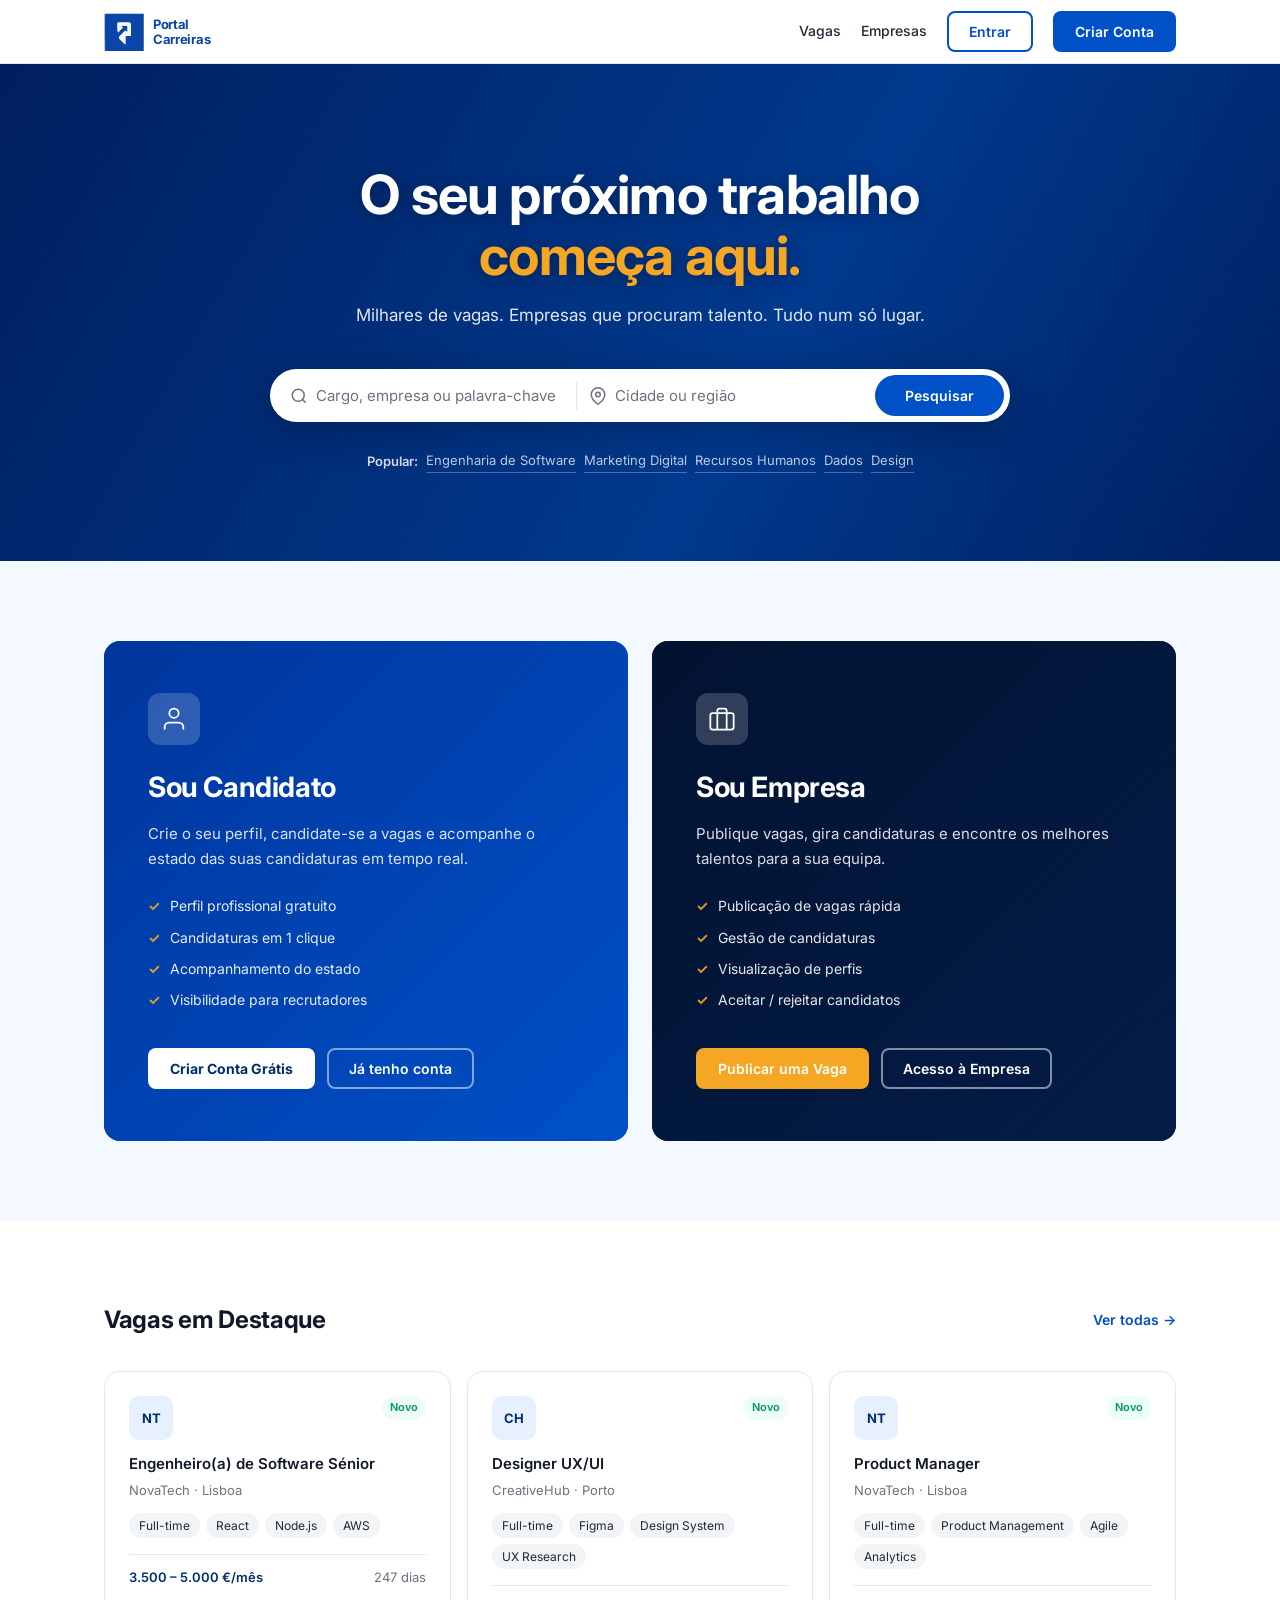
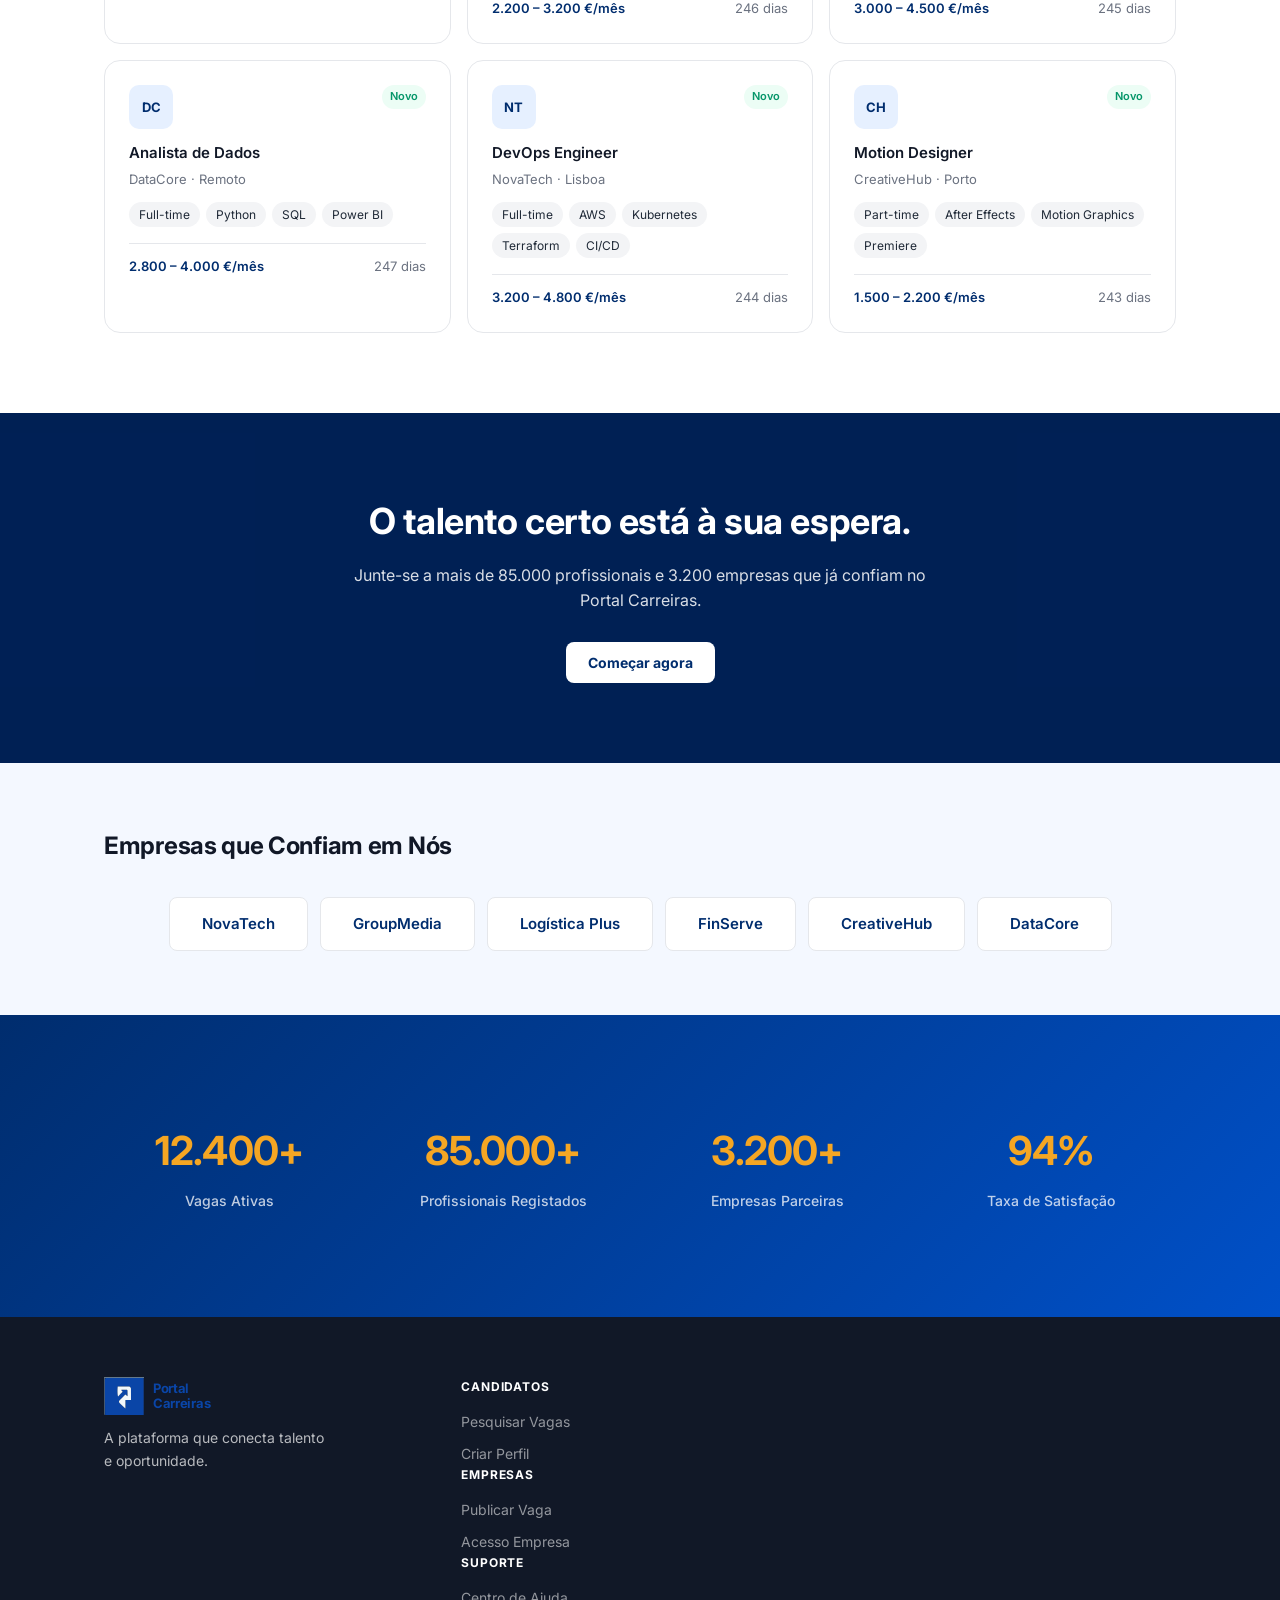
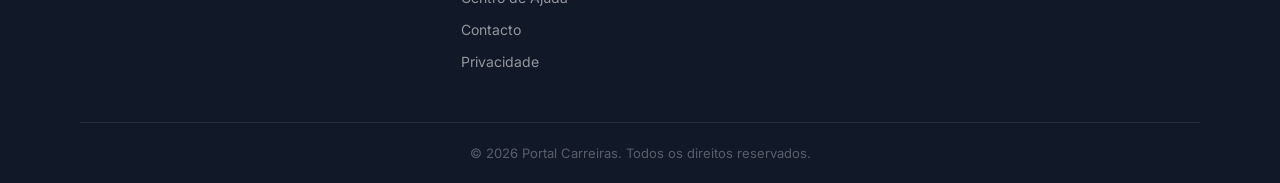
<file: index.html>
<!DOCTYPE html>
<html lang="pt">
<head>
  <meta charset="UTF-8" />
  <meta name="viewport" content="width=device-width, initial-scale=1.0" />
  <meta http-equiv="X-Content-Type-Options" content="nosniff" />
  <meta http-equiv="X-Frame-Options" content="DENY" />
  <meta http-equiv="Referrer-Policy" content="strict-origin-when-cross-origin" />
  <title>Portal Carreiras — Encontre o seu próximo passo</title>
  <link rel="stylesheet" href="styles.css" />
  <link rel="preconnect" href="https://fonts.googleapis.com" />
  <link href="https://fonts.googleapis.com/css2?family=Inter:wght@300;400;500;600;700&display=swap" rel="stylesheet" />
</head>
<body>

  <!-- NAVBAR -->
  <header class="navbar">
    <div class="container navbar__inner">
      <a href="index.html" class="navbar__logo"><img src="logo-icon.svg" alt="Portal Carreiras" /><div class="navbar__logo-text"><span>Portal</span><span>Carreiras</span></div></a>
      <nav class="navbar__links">
        <a href="#vagas">Vagas</a>
        <a href="#empresas">Empresas</a>
        <button class="btn btn--ghost" onclick="openModal('colaborador','login')">Entrar</button>
        <button class="btn btn--primary" onclick="openModal('colaborador','register')">Criar Conta</button>
      </nav>
      <button class="navbar__burger" onclick="toggleMenu()" aria-label="Menu">
        <span></span><span></span><span></span>
      </button>
    </div>
  </header>

  <!-- HERO -->
  <section class="hero">
    <div class="container hero__inner">
      <h1 class="hero__title">O seu próximo trabalho<br><span>começa aqui.</span></h1>
      <p class="hero__subtitle">Milhares de vagas. Empresas que procuram talento. Tudo num só lugar.</p>
      <form class="search-bar" onsubmit="handleSearch(event)">
        <div class="search-bar__field">
          <svg class="search-bar__icon" viewBox="0 0 24 24" fill="none" stroke="currentColor" stroke-width="2"><circle cx="11" cy="11" r="8"/><line x1="21" y1="21" x2="16.65" y2="16.65"/></svg>
          <input type="text" placeholder="Cargo, empresa ou palavra-chave" id="searchQuery" />
        </div>
        <div class="search-bar__divider"></div>
        <div class="search-bar__field">
          <svg class="search-bar__icon" viewBox="0 0 24 24" fill="none" stroke="currentColor" stroke-width="2"><path d="M21 10c0 7-9 13-9 13s-9-6-9-13a9 9 0 0 1 18 0z"/><circle cx="12" cy="10" r="3"/></svg>
          <input type="text" placeholder="Cidade ou região" id="searchLocation" />
        </div>
        <button type="submit" class="btn btn--primary search-bar__btn">Pesquisar</button>
      </form>
      <div class="hero__tags">
        <span>Popular:</span>
        <a href="#" onclick="quickSearch('Engenharia de Software')">Engenharia de Software</a>
        <a href="#" onclick="quickSearch('Marketing Digital')">Marketing Digital</a>
        <a href="#" onclick="quickSearch('Recursos Humanos')">Recursos Humanos</a>
        <a href="#" onclick="quickSearch('Dados')">Dados</a>
        <a href="#" onclick="quickSearch('Design')">Design</a>
      </div>
    </div>
  </section>

  <!-- SPLIT CTA -->
  <section class="split-cta">
    <div class="container">
      <div class="split-cta__grid">
        <div class="split-cta__card split-cta__card--blue">
          <div class="split-cta__icon">
            <svg viewBox="0 0 24 24" fill="none" stroke="currentColor" stroke-width="1.5"><path d="M20 21v-2a4 4 0 0 0-4-4H8a4 4 0 0 0-4 4v2"/><circle cx="12" cy="7" r="4"/></svg>
          </div>
          <h2>Sou Candidato</h2>
          <p>Crie o seu perfil, candidate-se a vagas e acompanhe o estado das suas candidaturas em tempo real.</p>
          <ul class="split-cta__list">
            <li>Perfil profissional gratuito</li>
            <li>Candidaturas em 1 clique</li>
            <li>Acompanhamento do estado</li>
            <li>Visibilidade para recrutadores</li>
          </ul>
          <div class="split-cta__actions">
            <button class="btn btn--white" onclick="openModal('colaborador','register')">Criar Conta Grátis</button>
            <button class="btn btn--ghost-white" onclick="openModal('colaborador','login')">Já tenho conta</button>
          </div>
        </div>
        <div class="split-cta__card split-cta__card--dark">
          <div class="split-cta__icon">
            <svg viewBox="0 0 24 24" fill="none" stroke="currentColor" stroke-width="1.5"><rect x="2" y="7" width="20" height="14" rx="2"/><path d="M16 21V5a2 2 0 0 0-2-2h-4a2 2 0 0 0-2 2v16"/></svg>
          </div>
          <h2>Sou Empresa</h2>
          <p>Publique vagas, gira candidaturas e encontre os melhores talentos para a sua equipa.</p>
          <ul class="split-cta__list">
            <li>Publicação de vagas rápida</li>
            <li>Gestão de candidaturas</li>
            <li>Visualização de perfis</li>
            <li>Aceitar / rejeitar candidatos</li>
          </ul>
          <div class="split-cta__actions">
            <button class="btn btn--yellow" onclick="openModal('empresa','register')">Publicar uma Vaga</button>
            <button class="btn btn--ghost-white" onclick="openModal('empresa','login')">Acesso à Empresa</button>
          </div>
        </div>
      </div>
    </div>
  </section>

  <!-- VAGAS EM DESTAQUE -->
  <section class="jobs-preview" id="vagas">
    <div class="container">
      <div class="section-header">
        <h2>Vagas em Destaque</h2>
        <a href="#" class="link-more" onclick="openModal('colaborador','login'); return false;">Ver todas →</a>
      </div>
      <div class="jobs-grid" id="jobsGrid"></div>
    </div>
  </section>

  <!-- BANNER -->
  <section class="banner">
    <div class="banner__inner">
      <h2>O talento certo está à sua espera.</h2>
      <p>Junte-se a mais de 85.000 profissionais e 3.200 empresas que já confiam no Portal Carreiras.</p>
      <button class="btn btn--white" onclick="openModal('colaborador','register')">Começar agora</button>
    </div>
  </section>

  <!-- EMPRESAS -->
  <section class="companies" id="empresas">
    <div class="container">
      <div class="section-header"><h2>Empresas que Confiam em Nós</h2></div>
      <div class="companies__logos">
        <div class="company-logo">NovaTech</div>
        <div class="company-logo">GroupMedia</div>
        <div class="company-logo">Logística Plus</div>
        <div class="company-logo">FinServe</div>
        <div class="company-logo">CreativeHub</div>
        <div class="company-logo">DataCore</div>
      </div>
    </div>
  </section>

  <!-- STATS -->
  <section class="stats">
    <div class="container stats__grid">
      <div class="stat"><span class="stat__number">12.400+</span><span class="stat__label">Vagas Ativas</span></div>
      <div class="stat"><span class="stat__number">85.000+</span><span class="stat__label">Profissionais Registados</span></div>
      <div class="stat"><span class="stat__number">3.200+</span><span class="stat__label">Empresas Parceiras</span></div>
      <div class="stat"><span class="stat__number">94%</span><span class="stat__label">Taxa de Satisfação</span></div>
    </div>
  </section>

  <!-- FOOTER -->
  <footer class="footer">
    <div class="container footer__inner">
      <div class="footer__brand">
        <a href="index.html" class="navbar__logo"><img src="logo-icon.svg" alt="Portal Carreiras" /><div class="navbar__logo-text"><span>Portal</span><span>Carreiras</span></div></a>
        <p>A plataforma que conecta talento e oportunidade.</p>
      </div>
      <div class="footer__links">
        <div>
          <h4>Candidatos</h4>
          <a href="#" onclick="openModal('colaborador','login')">Pesquisar Vagas</a>
          <a href="#" onclick="openModal('colaborador','register')">Criar Perfil</a>
        </div>
        <div>
          <h4>Empresas</h4>
          <a href="#" onclick="openModal('empresa','register')">Publicar Vaga</a>
          <a href="#" onclick="openModal('empresa','login')">Acesso Empresa</a>
        </div>
        <div>
          <h4>Suporte</h4>
          <a href="#">Centro de Ajuda</a>
          <a href="#">Contacto</a>
          <a href="#">Privacidade</a>
        </div>
      </div>
    </div>
    <div class="footer__bottom">
      <p>© 2026 Portal Carreiras. Todos os direitos reservados.</p>
    </div>
  </footer>

  <!-- AUTH MODAL -->
  <div class="modal-overlay" id="modalOverlay" onclick="closeModal()">
    <div class="modal" id="modal" onclick="event.stopPropagation()">
      <button class="modal__close" onclick="closeModal()">
        <svg viewBox="0 0 24 24" fill="none" stroke="currentColor" stroke-width="2"><line x1="18" y1="6" x2="6" y2="18"/><line x1="6" y1="6" x2="18" y2="18"/></svg>
      </button>
      <div class="modal__header">
        <div class="modal__type-tabs">
          <button class="modal__type-tab active" id="tabColaborador" onclick="switchType('colaborador')">
            <svg viewBox="0 0 24 24" fill="none" stroke="currentColor" stroke-width="2"><path d="M20 21v-2a4 4 0 0 0-4-4H8a4 4 0 0 0-4 4v2"/><circle cx="12" cy="7" r="4"/></svg>Candidato
          </button>
          <button class="modal__type-tab" id="tabEmpresa" onclick="switchType('empresa')">
            <svg viewBox="0 0 24 24" fill="none" stroke="currentColor" stroke-width="2"><rect x="2" y="7" width="20" height="14" rx="2"/><path d="M16 21V5a2 2 0 0 0-2-2h-4a2 2 0 0 0-2 2v16"/></svg>Empresa
          </button>
        </div>
        <div class="modal__action-tabs">
          <button class="modal__action-tab active" id="actionLogin" onclick="switchAction('login')">Entrar</button>
          <button class="modal__action-tab" id="actionRegister" onclick="switchAction('register')">Criar Conta</button>
        </div>
      </div>

      <!-- Login Form -->
      <form class="modal__form" id="loginForm" onsubmit="handleLogin(event)">
        <h3 id="loginTitle">Bem-vindo de volta</h3>
        <p class="modal__form-sub" id="loginSub">Entre na sua conta de candidato</p>
        <div id="loginAlert"></div>
        <div class="demo-box" id="demoBox">
          <strong>Contas de demonstração</strong>
          <span id="demoCredentials"></span>
        </div>
        <div class="form-group"><label>Email</label><input type="email" id="loginEmail" placeholder="o.seu@email.com" required /></div>
        <div class="form-group"><label>Password</label><input type="password" id="loginPassword" placeholder="••••••••" required /></div>
        <div class="form-group form-group--row">
          <label class="checkbox-label"><input type="checkbox" /> Lembrar-me</label>
          <a href="#" class="link-small" onclick="showForgotPassword(event)">Esqueci a password</a>
        </div>
        <button type="submit" class="btn btn--primary btn--full">Entrar</button>
        <p class="modal__switch">Não tem conta? <a href="#" onclick="switchAction('register')">Criar agora</a></p>
      </form>

      <!-- Forgot Password Form -->
      <div class="modal__form hidden" id="forgotForm">
        <h3>Recuperar Password</h3>
        <p class="modal__form-sub">Introduza o seu email e defina uma nova password</p>
        <div id="forgotAlert"></div>
        <div class="form-group">
          <label>Email</label>
          <input type="email" id="forgotEmail" placeholder="o.seu@email.com" />
        </div>
        <div id="forgotNewPassGroup" class="hidden">
          <div class="form-group">
            <label>Nova Password</label>
            <input type="password" id="forgotNewPass" placeholder="Mínimo 8 caracteres" />
          </div>
          <div class="form-group">
            <label>Confirmar Password</label>
            <input type="password" id="forgotConfirmPass" placeholder="Repetir password" />
          </div>
        </div>
        <button class="btn btn--primary btn--full" onclick="handleForgotPassword()">Continuar</button>
        <p class="modal__switch"><a href="#" onclick="showLoginFromForgot(event)">← Voltar ao login</a></p>
      </div>

      <!-- Register Form -->
      <form class="modal__form hidden" id="registerForm" onsubmit="handleRegister(event)" novalidate>
        <h3 id="registerTitle">Criar Conta</h3>
        <p class="modal__form-sub" id="registerSub">Registe-se como candidato</p>
        <div id="registerAlert"></div>
        <div id="colabFields">
          <div class="form-group form-group--half">
            <div><label>Nome</label><input type="text" id="regName" placeholder="Nome" /></div>
            <div><label>Apelido</label><input type="text" id="regSurname" placeholder="Apelido" /></div>
          </div>
          <div class="form-group"><label>Cargo / Área</label><input type="text" id="regRole" placeholder="ex: Engenheiro de Software" /></div>
        </div>
        <div id="empresaFields" class="hidden">
          <div class="form-group"><label>Nome da Empresa</label><input type="text" id="regCompanyName" placeholder="ex: Acme Lda." /></div>
          <div class="form-group">
            <label>Sector de Actividade</label>
            <select id="regSector"><option value="">Seleccionar...</option><option>Tecnologia</option><option>Saúde</option><option>Finanças</option><option>Retalho</option><option>Educação</option><option>Outro</option></select>
          </div>
        </div>
        <div class="form-group"><label>Email</label><input type="email" id="regEmail" placeholder="o.seu@email.com" required /></div>
        <div class="form-group"><label>Password</label><input type="password" id="regPassword" placeholder="Mínimo 8 caracteres" required minlength="8" /></div>
        <div class="form-group">
          <label class="checkbox-label"><input type="checkbox" id="regTerms" required /> Aceito os <a href="#">Termos de Uso</a> e a <a href="#">Política de Privacidade</a></label>
        </div>
        <button type="submit" class="btn btn--primary btn--full">Criar Conta</button>
        <p class="modal__switch">Já tem conta? <a href="#" onclick="switchAction('login')">Entrar</a></p>
      </form>
    </div>
  </div>

  <script src="app-data.js"></script>
  <script>
    'use strict';
    let currentType = 'colaborador';
    let currentAction = 'login';

    // Redirect if already logged in
    const _sess = getSession();
    if (_sess) {
      goTo(_sess.type === 'empresa' ? 'empresa.html' : 'colaborador.html');
    }

    function openModal(type, action) {
      currentType = type || 'colaborador';
      currentAction = action || 'login';
      renderModal();
      document.getElementById('modalOverlay').classList.add('active');
      document.body.style.overflow = 'hidden';
    }
    function closeModal() {
      document.getElementById('modalOverlay').classList.remove('active');
      document.body.style.overflow = '';
    }
    function renderModal() {
      document.getElementById('tabColaborador').classList.toggle('active', currentType === 'colaborador');
      document.getElementById('tabEmpresa').classList.toggle('active', currentType === 'empresa');
      document.getElementById('actionLogin').classList.toggle('active', currentAction === 'login');
      document.getElementById('actionRegister').classList.toggle('active', currentAction === 'register');
      document.getElementById('loginForm').classList.toggle('hidden', currentAction !== 'login');
      document.getElementById('registerForm').classList.toggle('hidden', currentAction !== 'register');
      document.getElementById('colabFields').classList.toggle('hidden', currentType !== 'colaborador');
      document.getElementById('empresaFields').classList.toggle('hidden', currentType !== 'empresa');
      document.getElementById('loginAlert').innerHTML = '';
      document.getElementById('registerAlert').innerHTML = '';
      const isEmpresa = currentType === 'empresa';
      document.getElementById('loginTitle').textContent    = isEmpresa ? 'Acesso Empresa' : 'Bem-vindo de volta';
      document.getElementById('loginSub').textContent      = isEmpresa ? 'Entre na conta da sua empresa' : 'Entre na sua conta de candidato';
      document.getElementById('registerTitle').textContent = isEmpresa ? 'Registar Empresa' : 'Criar Conta';
      document.getElementById('registerSub').textContent   = isEmpresa ? 'Publique vagas e encontre talento' : 'Registe-se como candidato';
      // Demo credentials
      document.getElementById('demoCredentials').innerHTML = isEmpresa
        ? '<br>📧 <code>rh@novatech.pt</code> &nbsp; 🔑 <code>demo123</code><br>📧 <code>rh@creativehub.pt</code> &nbsp; 🔑 <code>demo123</code>'
        : '<br>📧 <code>joao@email.com</code> &nbsp; 🔑 <code>demo123</code><br>📧 <code>ana@email.com</code> &nbsp; 🔑 <code>demo123</code>';
    }
    function switchType(t)   { currentType = t;   renderModal(); }
    function switchAction(a) { currentAction = a; renderModal(); }

    /* ---- FORGOT PASSWORD ---- */
    let forgotStep = 'email'; // 'email' | 'newpass'

    function showForgotPassword(e) {
      if (e) e.preventDefault();
      document.getElementById('loginForm').classList.add('hidden');
      document.getElementById('registerForm').classList.add('hidden');
      document.getElementById('forgotForm').classList.remove('hidden');
      document.getElementById('forgotAlert').innerHTML = '';
      document.getElementById('forgotEmail').value = '';
      document.getElementById('forgotNewPass') && (document.getElementById('forgotNewPass').value = '');
      document.getElementById('forgotConfirmPass') && (document.getElementById('forgotConfirmPass').value = '');
      document.getElementById('forgotNewPassGroup').classList.add('hidden');
      forgotStep = 'email';
    }

    function showLoginFromForgot(e) {
      if (e) e.preventDefault();
      document.getElementById('forgotForm').classList.add('hidden');
      document.getElementById('loginForm').classList.remove('hidden');
    }

    function handleForgotPassword() {
      const alertEl = document.getElementById('forgotAlert');
      alertEl.innerHTML = '';

      if (forgotStep === 'email') {
        const email = document.getElementById('forgotEmail').value.trim();
        if (!email) { alertEl.innerHTML = '<div class="alert alert--error">Introduza o seu email.</div>'; return; }
        const user = getUserByEmail(email);
        if (!user) { alertEl.innerHTML = '<div class="alert alert--error">Não existe nenhuma conta com este email.</div>'; return; }
        alertEl.innerHTML = '<div class="alert alert--success">Email encontrado. Defina a sua nova password.</div>';
        document.getElementById('forgotNewPassGroup').classList.remove('hidden');
        forgotStep = 'newpass';
        return;
      }

      if (forgotStep === 'newpass') {
        const email    = document.getElementById('forgotEmail').value.trim();
        const newPass  = document.getElementById('forgotNewPass').value;
        const confPass = document.getElementById('forgotConfirmPass').value;
        if (newPass.length < 8)    { alertEl.innerHTML = '<div class="alert alert--error">A password deve ter pelo menos 8 caracteres.</div>'; return; }
        if (newPass !== confPass)   { alertEl.innerHTML = '<div class="alert alert--error">As passwords não coincidem.</div>'; return; }
        resetPassword(email, newPass);
        document.getElementById('forgotForm').classList.add('hidden');
        document.getElementById('loginForm').classList.remove('hidden');
        document.getElementById('loginAlert').innerHTML = '<div class="alert alert--success">Password alterada com sucesso! Pode agora fazer login.</div>';
        document.getElementById('loginEmail').value = email;
        forgotStep = 'email';
      }
    }

    function handleLogin(e) {
      e.preventDefault();
      const email = document.getElementById('loginEmail').value.trim();
      const pass  = document.getElementById('loginPassword').value;
      const user  = loginUser(email, pass);
      if (!user) {
        document.getElementById('loginAlert').innerHTML = '<div class="alert alert--error">Email ou password incorrectos.</div>';
        return;
      }
      if (user.type !== currentType) {
        document.getElementById('loginAlert').innerHTML = `<div class="alert alert--error">Esta conta é do tipo "${user.type === 'empresa' ? 'Empresa' : 'Candidato'}". Seleccione o tipo correcto.</div>`;
        return;
      }
      setSession(user);
      goTo(user.type === 'empresa' ? 'empresa.html' : 'colaborador.html');
    }

    function handleRegister(e) {
      e.preventDefault();
      const isEmpresa = currentType === 'empresa';
      const email    = document.getElementById('regEmail').value.trim();
      const password = document.getElementById('regPassword').value;
      const terms    = document.getElementById('regTerms').checked;
      const alertEl  = document.getElementById('registerAlert');

      // Validação manual
      if (isEmpresa) {
        const companyName = document.getElementById('regCompanyName').value.trim();
        if (!companyName) { alertEl.innerHTML = '<div class="alert alert--error">Indique o nome da empresa.</div>'; return; }
      } else {
        const name    = document.getElementById('regName').value.trim();
        const surname = document.getElementById('regSurname').value.trim();
        if (!name || !surname) { alertEl.innerHTML = '<div class="alert alert--error">Indique o nome e apelido.</div>'; return; }
      }
      if (!email)              { alertEl.innerHTML = '<div class="alert alert--error">Indique o seu email.</div>'; return; }
      if (password.length < 8) { alertEl.innerHTML = '<div class="alert alert--error">A password deve ter pelo menos 8 caracteres.</div>'; return; }
      if (!terms)              { alertEl.innerHTML = '<div class="alert alert--error">Deve aceitar os Termos de Uso para continuar.</div>'; return; }

      const data = isEmpresa
        ? { type: 'empresa', email, password, companyName: document.getElementById('regCompanyName').value.trim(), sector: document.getElementById('regSector').value, avatar: document.getElementById('regCompanyName').value.trim().slice(0,2).toUpperCase() || 'EM' }
        : { type: 'colaborador', email, password, name: document.getElementById('regName').value.trim(), surname: document.getElementById('regSurname').value.trim(), role: document.getElementById('regRole').value.trim(), skills: [], experience: [], education: [], avatar: (document.getElementById('regName').value[0] || '') + (document.getElementById('regSurname').value[0] || '') };

      const result = registerUser(data);
      if (result.error) {
        alertEl.innerHTML = `<div class="alert alert--error">${result.error}</div>`;
        return;
      }
      setSession(result.user);
      goTo(result.user.type === 'empresa' ? 'empresa.html' : 'colaborador.html');
    }

    function handleSearch(e) {
      e.preventDefault();
      document.getElementById('vagas').scrollIntoView({ behavior: 'smooth' });
    }
    function quickSearch(q) {
      document.getElementById('searchQuery').value = q;
      document.getElementById('vagas').scrollIntoView({ behavior: 'smooth' });
    }
    function toggleMenu() { document.querySelector('.navbar__links').classList.toggle('open'); }
    document.addEventListener('keydown', e => { if (e.key === 'Escape') closeModal(); });
    document.addEventListener('click', e => {
      const nav = document.querySelector('.navbar__links');
      const burger = document.querySelector('.navbar__burger');
      if (nav && nav.classList.contains('open') && !nav.contains(e.target) && !burger.contains(e.target)) nav.classList.remove('open');
    });

    // Render preview jobs on landing
    document.addEventListener('DOMContentLoaded', () => {
      const jobs = getJobs().slice(0, 6);
      const grid = document.getElementById('jobsGrid');
      grid.innerHTML = jobs.map(j => `
        <article class="job-card" onclick="openModal('colaborador','login')">
          <div class="job-card__top">
            <div class="job-card__logo">${j.companyAvatar}</div>
            <span class="job-card__badge badge--new">Novo</span>
          </div>
          <div class="job-card__title">${j.title}</div>
          <div class="job-card__company">${j.companyName} · ${j.location}</div>
          <div class="job-card__tags">
            <span class="job-card__tag">${j.type}</span>
            ${j.tags.map(t => `<span class="job-card__tag">${t}</span>`).join('')}
          </div>
          <div class="job-card__footer">
            <span class="job-card__salary">${j.salary}</span>
            <span>${daysAgo(j.posted)}</span>
          </div>
        </article>
      `).join('');
    });
  </script>
</body>
</html>
</file>
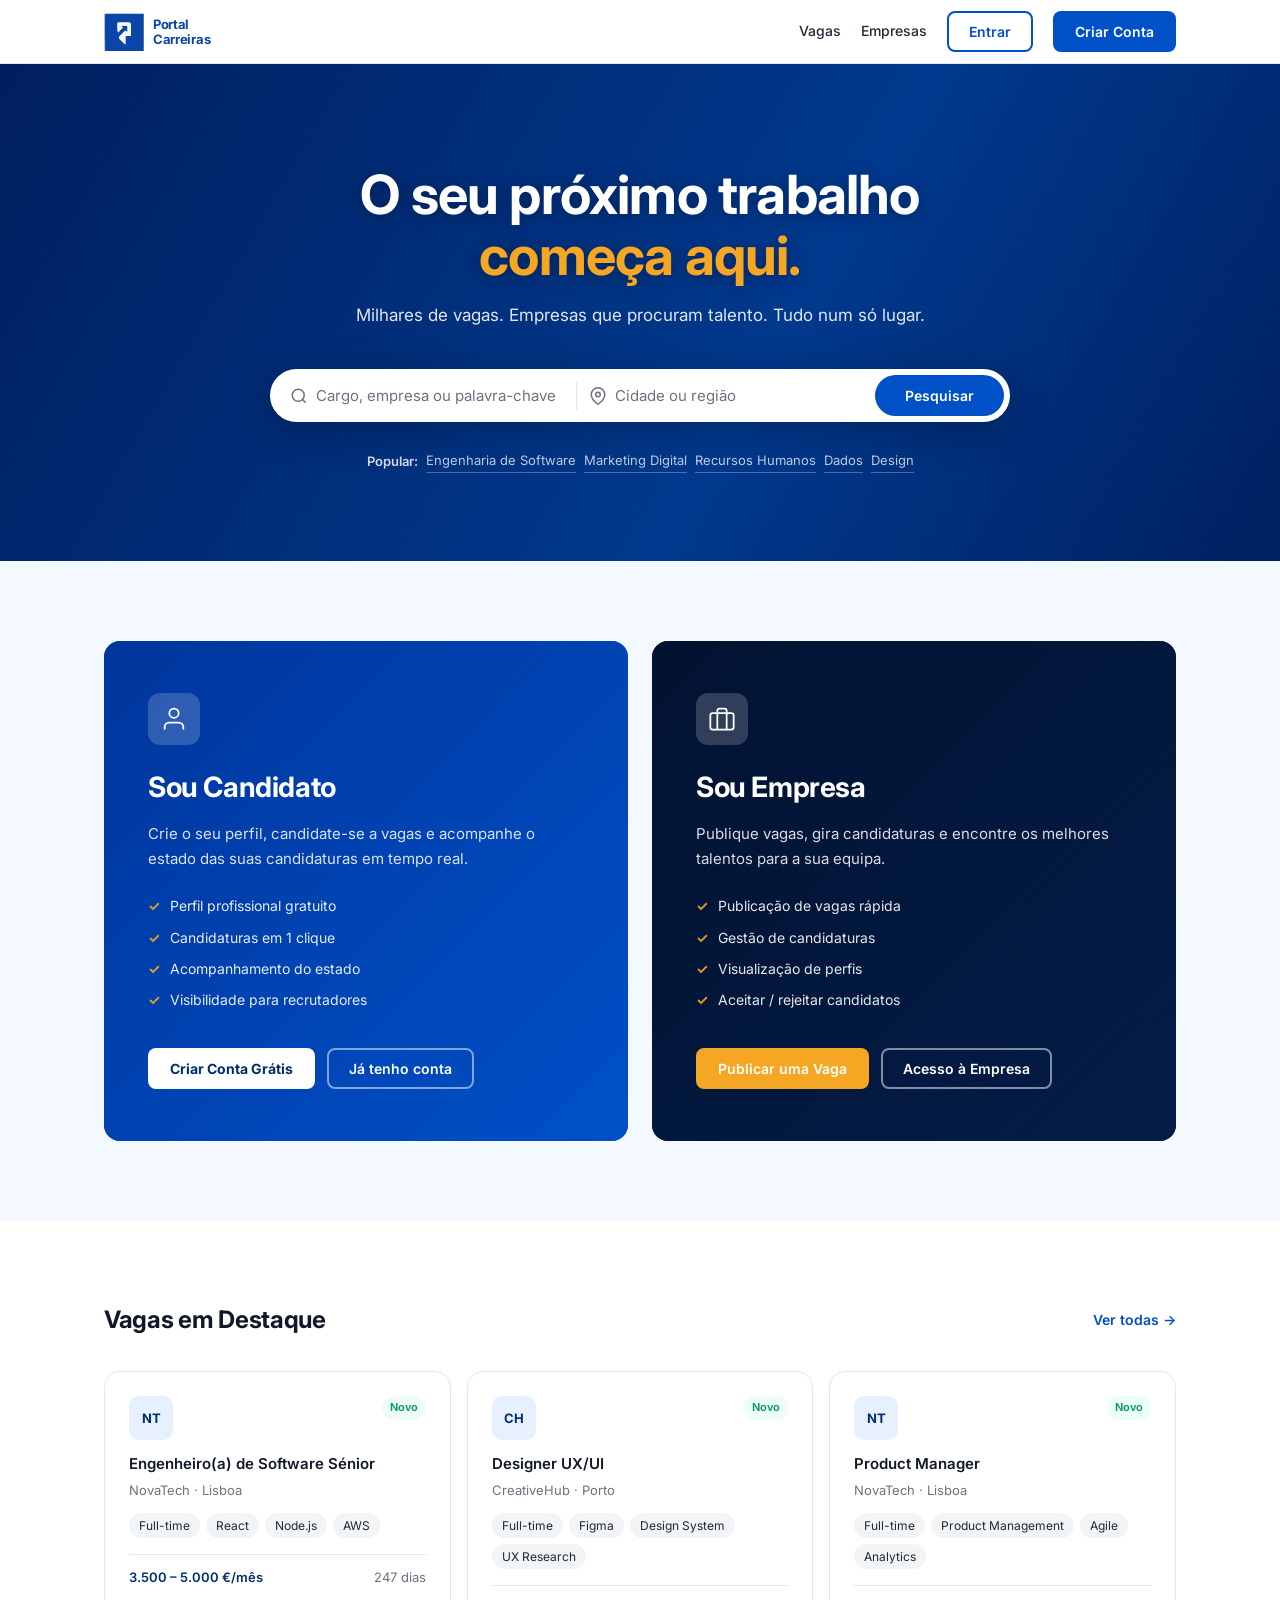
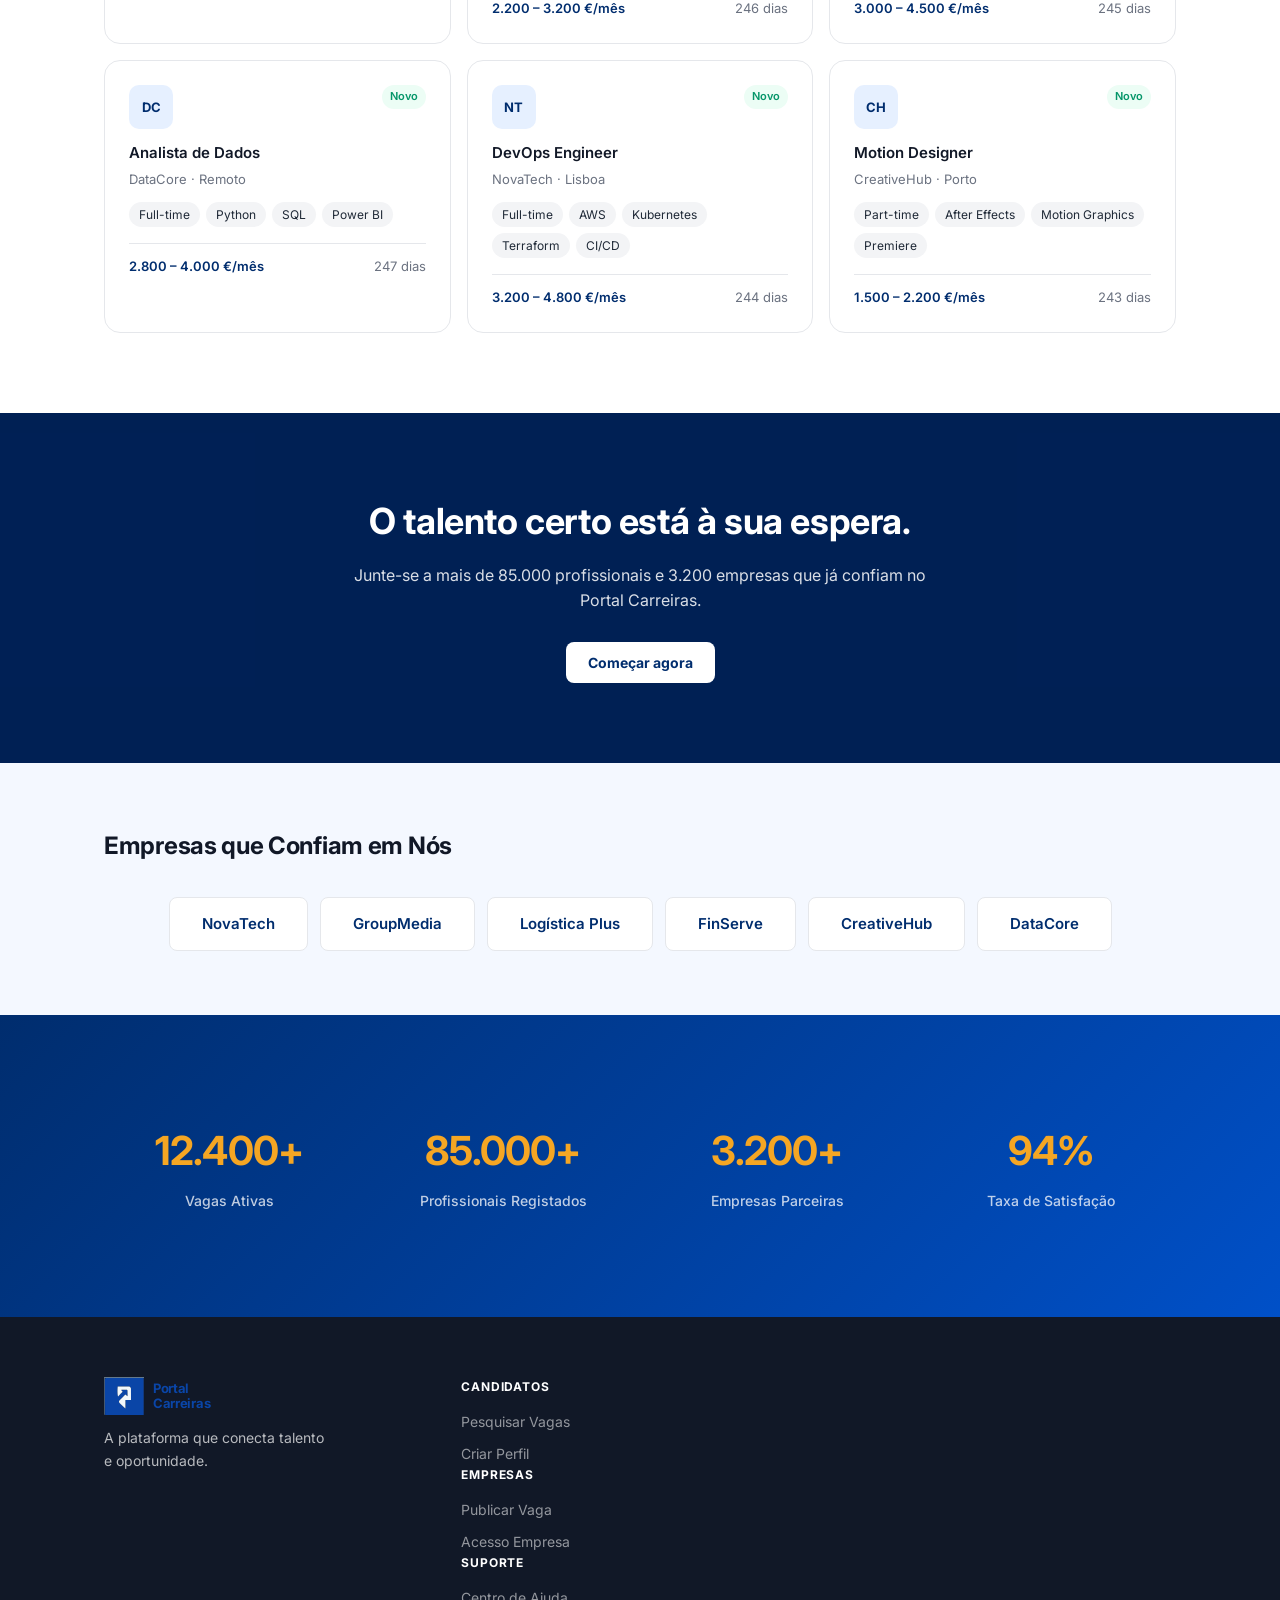
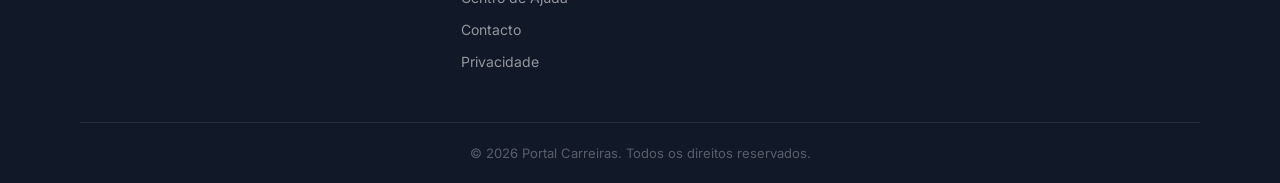
<file: colaborador.html>
<!DOCTYPE html>
<html lang="pt">
<head>
  <meta charset="UTF-8" />
  <meta name="viewport" content="width=device-width, initial-scale=1.0" />
  <meta http-equiv="X-Content-Type-Options" content="nosniff" />
  <meta http-equiv="X-Frame-Options" content="DENY" />
  <meta http-equiv="Referrer-Policy" content="strict-origin-when-cross-origin" />
  <title>Portal Carreiras — Área do Candidato</title>
  <link rel="stylesheet" href="styles.css" />
  <link href="https://fonts.googleapis.com/css2?family=Inter:wght@300;400;500;600;700&display=swap" rel="stylesheet" />
  <style>
    .badge-count { display:inline-flex;align-items:center;justify-content:center;background:var(--blue);color:white;font-size:11px;font-weight:700;min-width:18px;height:18px;border-radius:9px;padding:0 5px;margin-left:4px; }
    /* Profile layout */
    .profile-layout { display:grid;grid-template-columns:260px 1fr;gap:24px;align-items:start; }
    .profile-sidebar { background:var(--white);border:1px solid var(--border);border-radius:var(--radius-lg);overflow:hidden;position:sticky;top:88px; }
    .profile-sidebar__top { background:linear-gradient(135deg,var(--blue-deep) 0%,var(--blue) 100%);padding:28px 20px 24px;text-align:center;color:white; }
    .profile-sidebar__avatar { width:72px;height:72px;border-radius:50%;background:rgba(255,255,255,.2);display:flex;align-items:center;justify-content:center;font-size:26px;font-weight:700;margin:0 auto 10px;border:3px solid rgba(255,255,255,.4); }
    .profile-sidebar__name { font-size:16px;font-weight:700;margin-bottom:3px; }
    .profile-sidebar__role { font-size:13px;opacity:.8; }
    .profile-sidebar__nav { padding:8px; }
    .profile-nav-item { display:flex;align-items:center;gap:10px;padding:10px 14px;border-radius:var(--radius);font-size:14px;font-weight:500;color:var(--gray);cursor:pointer;transition:var(--transition);border:none;background:none;font-family:inherit;width:100%;text-align:left; }
    .profile-nav-item svg { width:16px;height:16px;flex-shrink:0; }
    .profile-nav-item:hover { background:var(--gray-light);color:var(--dark); }
    .profile-nav-item.active { background:var(--blue-light);color:var(--blue);font-weight:600; }
    .profile-nav-divider { height:1px;background:var(--border);margin:6px 8px; }
    .profile-subpage { display:none; }
    .profile-subpage.active { display:block; }
    .profile-section-card { background:var(--white);border:1px solid var(--border);border-radius:var(--radius-lg);padding:28px;margin-bottom:20px; }
    .profile-section-card__header { display:flex;align-items:center;justify-content:space-between;margin-bottom:20px; }
    .profile-section-card__header h3 { font-size:16px;font-weight:700; }
    .profile-section-card__header p { font-size:13px;color:var(--gray);margin-top:2px; }
    .exp-entry { border:1px solid var(--border);border-radius:var(--radius);padding:16px;margin-bottom:12px;position:relative; }
    .exp-entry__remove { position:absolute;top:12px;right:12px;background:none;border:none;cursor:pointer;color:var(--gray);padding:2px;transition:var(--transition); }
    .exp-entry__remove:hover { color:var(--red); }
    .exp-entry__remove svg { width:16px;height:16px; }
    .skills-input-wrap { display:flex;gap:8px;margin-bottom:12px; }
    .skills-tags { display:flex;flex-wrap:wrap;gap:8px; }
    .skill-tag-edit { display:flex;align-items:center;gap:5px;font-size:13px;padding:5px 12px;border-radius:20px;background:var(--blue-light);color:var(--blue);font-weight:500; }
    .skill-tag-edit button { background:none;border:none;cursor:pointer;color:var(--blue);opacity:.6;padding:0;line-height:1;font-size:15px; }
    .skill-tag-edit button:hover { opacity:1; }
    .progress-bar-wrap { background:rgba(255,255,255,.2);border-radius:8px;height:6px;overflow:hidden;margin-top:8px; }
    .progress-bar { height:100%;border-radius:8px;background:rgba(255,255,255,.8);transition:width .4s ease; }
    .cv-drop-zone { border:2px dashed var(--border);border-radius:var(--radius-lg);padding:36px 24px;text-align:center;cursor:pointer;transition:border-color var(--transition),background var(--transition); }
    .cv-drop-zone:hover,.cv-drop-zone.drag-over { border-color:var(--blue);background:var(--blue-pale); }
    .cv-drop-zone svg { width:36px;height:36px;color:var(--blue);opacity:.6;margin-bottom:10px; }
    .cv-uploaded { background:var(--blue-pale);border:1px solid #bfdbfe;border-radius:var(--radius-lg);padding:14px 18px;display:flex;align-items:center;gap:12px; }
    .cv-uploaded__icon { width:40px;height:40px;background:var(--blue);border-radius:8px;display:flex;align-items:center;justify-content:center;flex-shrink:0; }
    .cv-uploaded__icon svg { width:20px;height:20px;color:white; }
    .cv-uploaded__info { flex:1;min-width:0; }
    .cv-uploaded__name { font-size:14px;font-weight:600;color:var(--dark);white-space:nowrap;overflow:hidden;text-overflow:ellipsis; }
    .cv-uploaded__meta { font-size:12px;color:var(--gray);margin-top:2px; }
    .cv-uploaded__actions { display:flex;gap:8px;flex-shrink:0; }
    @media(max-width:860px){.profile-layout{grid-template-columns:1fr;}.profile-sidebar{position:static;}}
  </style>
</head>
<body class="dash-body">

  <header class="dash-navbar">
    <div class="container">
      <a href="index.html" class="navbar__logo"><img src="logo-icon.svg" alt="Portal Carreiras" /><div class="navbar__logo-text"><span>Portal</span><span>Carreiras</span></div></a>
      <nav class="dash-nav-links">
        <button class="dash-nav-link active" onclick="showPage('pesquisar')" id="navPesquisar">
          <svg viewBox="0 0 24 24" fill="none" stroke="currentColor" stroke-width="2"><circle cx="11" cy="11" r="8"/><line x1="21" y1="21" x2="16.65" y2="16.65"/></svg>Vagas
        </button>
        <button class="dash-nav-link" onclick="showPage('guardadas')" id="navGuardadas">
          <svg viewBox="0 0 24 24" fill="none" stroke="currentColor" stroke-width="2"><path d="M19 21l-7-5-7 5V5a2 2 0 0 1 2-2h10a2 2 0 0 1 2 2z"/></svg>Guardadas<span class="badge-count" id="savedCount" style="display:none"></span>
        </button>
        <button class="dash-nav-link" onclick="showPage('recomendadas')" id="navRecomendadas">
          <svg viewBox="0 0 24 24" fill="none" stroke="currentColor" stroke-width="2"><polygon points="12 2 15.09 8.26 22 9.27 17 14.14 18.18 21.02 12 17.77 5.82 21.02 7 14.14 2 9.27 8.91 8.26 12 2"/></svg>Para Si
        </button>
        <button class="dash-nav-link" onclick="showPage('candidaturas')" id="navCandidaturas">
          <svg viewBox="0 0 24 24" fill="none" stroke="currentColor" stroke-width="2"><path d="M14 2H6a2 2 0 0 0-2 2v16a2 2 0 0 0 2 2h12a2 2 0 0 0 2-2V8z"/><polyline points="14 2 14 8 20 8"/></svg>Candidaturas<span class="badge-count" id="appCount" style="display:none"></span>
        </button>
        <button class="dash-nav-link" onclick="showPage('mensagens')" id="navMensagens">
          <svg viewBox="0 0 24 24" fill="none" stroke="currentColor" stroke-width="2"><path d="M21 15a2 2 0 0 1-2 2H7l-4 4V5a2 2 0 0 1 2-2h14a2 2 0 0 1 2 2z"/></svg>Mensagens<span class="unread-dot" id="msgDot" style="display:none"></span>
        </button>
        <button class="dash-nav-link" onclick="showPage('alertas')" id="navAlertas">
          <svg viewBox="0 0 24 24" fill="none" stroke="currentColor" stroke-width="2"><path d="M18 8A6 6 0 0 0 6 8c0 7-3 9-3 9h18s-3-2-3-9"/><path d="M13.73 21a2 2 0 0 1-3.46 0"/></svg>Alertas
        </button>
        <button class="dash-nav-link" onclick="showPage('eventos')" id="navEventos">
          <svg viewBox="0 0 24 24" fill="none" stroke="currentColor" stroke-width="2"><rect x="3" y="4" width="18" height="18" rx="2"/><line x1="16" y1="2" x2="16" y2="6"/><line x1="8" y1="2" x2="8" y2="6"/><line x1="3" y1="10" x2="21" y2="10"/></svg>Eventos
        </button>
        <button class="dash-nav-link" onclick="showPage('testes')" id="navTestes">
          <svg viewBox="0 0 24 24" fill="none" stroke="currentColor" stroke-width="2"><polyline points="9 11 12 14 22 4"/><path d="M21 12v7a2 2 0 0 1-2 2H5a2 2 0 0 1-2-2V5a2 2 0 0 1 2-2h11"/></svg>Testes
        </button>
        <button class="dash-nav-link" onclick="showPage('salarios')" id="navSalarios">
          <svg viewBox="0 0 24 24" fill="none" stroke="currentColor" stroke-width="2"><line x1="12" y1="1" x2="12" y2="23"/><path d="M17 5H9.5a3.5 3.5 0 0 0 0 7h5a3.5 3.5 0 0 1 0 7H6"/></svg>Salários
        </button>
        <button class="dash-nav-link" onclick="showPage('perfil')" id="navPerfil">
          <svg viewBox="0 0 24 24" fill="none" stroke="currentColor" stroke-width="2"><path d="M20 21v-2a4 4 0 0 0-4-4H8a4 4 0 0 0-4 4v2"/><circle cx="12" cy="7" r="4"/></svg>Perfil
        </button>
      </nav>
      <div class="navbar__user" style="position:relative">
        <!-- Notifications bell -->
        <div style="position:relative">
          <button class="btn btn--ghost btn--sm notif-btn" id="notifBell" onclick="toggleNotifPanel()" style="padding:6px 10px;position:relative">
            <svg viewBox="0 0 24 24" fill="none" stroke="currentColor" stroke-width="2" style="width:18px;height:18px"><path d="M18 8A6 6 0 0 0 6 8c0 7-3 9-3 9h18s-3-2-3-9"/><path d="M13.73 21a2 2 0 0 1-3.46 0"/></svg>
            <span class="notif-dot" id="notifDot" style="display:none"></span>
          </button>
          <div class="notif-dropdown" id="notifDropdown" style="display:none">
            <div class="notif-dropdown__header">
              <span class="notif-dropdown__title">Notificações</span>
              <button onclick="markAllRead()" style="font-size:12px;color:var(--blue);background:none;border:none;cursor:pointer">Marcar tudo como lido</button>
            </div>
            <div id="notifList"></div>
          </div>
        </div>
        <div class="avatar" style="width:34px;height:34px;font-size:12px" id="userAvatar">?</div>
        <span class="navbar__user-name" id="userName">—</span>
        <button class="btn btn--ghost btn--sm" onclick="logout()">Sair</button>
      </div>
    </div>
  </header>

  <main class="dash-main">
    <div class="container">

      <!-- ===== PESQUISAR ===== -->
      <div class="dash-page active" id="pagePesquisar">
        <div class="page-header"><h1>Pesquisar Vagas</h1><p>Encontre a oportunidade certa para si</p></div>

        <!-- Advanced filters -->
        <div style="background:var(--white);border:1px solid var(--border);border-radius:var(--radius-lg);padding:20px;margin-bottom:20px">
          <div class="filter-bar" style="margin-bottom:12px">
            <div class="search-history-wrap">
              <input type="text" id="searchQ" placeholder="Cargo, empresa ou tecnologia..." oninput="renderJobs()" onfocus="showHistory()" onblur="setTimeout(hideHistory,200)" />
              <div class="search-history-dropdown hidden" id="searchHistoryDrop"></div>
            </div>
            <input type="text" id="searchL" placeholder="Localização..." oninput="renderJobs()" style="max-width:200px" />
            <button class="btn btn--primary" onclick="doSearch()">Pesquisar</button>
          </div>
          <div class="filter-bar" style="margin-bottom:0">
            <select id="searchType" onchange="renderJobs()">
              <option value="">Tipo de contrato</option>
              <option>Full-time</option><option>Part-time</option><option>Freelance</option><option>Estágio</option>
            </select>
            <select id="searchExp" onchange="renderJobs()">
              <option value="">Nível de experiência</option>
              <option value="Júnior (0-2 anos)">Júnior</option>
              <option value="Pleno (2-5 anos)">Pleno</option>
              <option value="Sénior (5+ anos)">Sénior</option>
            </select>
            <select id="searchSalary" onchange="renderJobs()">
              <option value="">Salário mínimo</option>
              <option value="1500">1.500 €+</option>
              <option value="2000">2.000 €+</option>
              <option value="3000">3.000 €+</option>
              <option value="4000">4.000 €+</option>
            </select>
            <label style="display:flex;align-items:center;gap:6px;font-size:13px;cursor:pointer;white-space:nowrap">
              <input type="checkbox" id="searchFeatured" onchange="renderJobs()" /> Só destaques
            </label>
            <button class="btn btn--ghost btn--sm" onclick="clearFilters()">Limpar</button>
          </div>
        </div>

        <div class="job-detail-layout">
          <div>
            <div id="jobCount" style="font-size:13px;color:var(--gray);margin-bottom:14px"></div>
            <div id="jobsGrid" style="display:flex;flex-direction:column;gap:10px"></div>
          </div>
          <div class="job-detail-panel" id="jobDetailPanel">
            <div class="no-detail">
              <svg viewBox="0 0 24 24" fill="none" stroke="currentColor" stroke-width="1.5"><rect x="2" y="7" width="20" height="14" rx="2"/><path d="M16 21V5a2 2 0 0 0-2-2h-4a2 2 0 0 0-2 2v16"/></svg>
              <p>Seleccione uma vaga para ver os detalhes</p>
            </div>
          </div>
        </div>
      </div>

      <!-- ===== GUARDADAS ===== -->
      <div class="dash-page" id="pageGuardadas">
        <div class="page-header"><h1>Vagas Guardadas</h1><p>As vagas que marcou para consultar mais tarde</p></div>
        <div id="savedList"></div>
      </div>

      <!-- ===== RECOMENDADAS ===== -->
      <div class="dash-page" id="pageRecomendadas">
        <div class="page-header"><h1>Recomendadas Para Si</h1><p>Vagas seleccionadas com base no seu perfil e competências</p></div>
        <div id="notifBanner"></div>
        <div id="recommendedGrid" style="display:grid;grid-template-columns:repeat(auto-fill,minmax(320px,1fr));gap:14px"></div>
      </div>

      <!-- ===== CANDIDATURAS ===== -->
      <div class="dash-page" id="pageCandidaturas">
        <div class="page-header"><h1>As Minhas Candidaturas</h1><p>Acompanhe o estado de todas as candidaturas</p></div>
        <div class="filter-bar" style="margin-bottom:20px">
          <select id="filterStatus" onchange="renderApplications()">
            <option value="">Todos os estados</option>
            <option value="pendente">Pendente</option>
            <option value="em_analise">Em Análise</option>
            <option value="aceite">Aceite</option>
            <option value="rejeitado">Rejeitado</option>
          </select>
        </div>
        <div id="applicationsList"></div>
      </div>

      <!-- ===== MENSAGENS ===== -->
      <div class="dash-page" id="pageMensagens">
        <div class="page-header"><h1>Mensagens</h1><p>Comunicação com as empresas sobre as suas candidaturas</p></div>
        <div style="display:grid;grid-template-columns:280px 1fr;gap:20px;align-items:start" id="msgLayout">
          <div style="background:var(--white);border:1px solid var(--border);border-radius:var(--radius-lg);overflow:hidden">
            <div style="padding:16px;border-bottom:1px solid var(--border);font-size:13px;font-weight:600;color:var(--gray);text-transform:uppercase;letter-spacing:.5px">Conversas</div>
            <div id="msgThreadList"></div>
          </div>
          <div style="background:var(--white);border:1px solid var(--border);border-radius:var(--radius-lg);overflow:hidden" id="msgPanel">
            <div class="chat-empty">Seleccione uma conversa</div>
          </div>
        </div>
      </div>

      <!-- ===== ALERTAS ===== -->
      <div class="dash-page" id="pageAlertas">
        <div class="page-header"><h1>Alertas de Emprego</h1><p>Seja notificado quando aparecerem vagas que correspondem ao seu perfil</p></div>
        <div style="background:var(--white);border:1px solid var(--border);border-radius:var(--radius-lg);padding:24px;max-width:560px;margin-bottom:24px">
          <h3 style="font-size:15px;font-weight:700;margin-bottom:16px">Criar Novo Alerta</h3>
          <div class="form-group"><label>Palavras-chave</label><input type="text" id="alertQuery" placeholder="ex: React Developer, UX Designer..." /></div>
          <div class="form-group form-group--half">
            <div><label>Localização</label><input type="text" id="alertLocation" placeholder="ex: Lisboa (opcional)" /></div>
            <div>
              <label>Frequência</label>
              <select id="alertFreq"><option value="diário">Diário</option><option value="semanal">Semanal</option><option value="mensal">Mensal</option></select>
            </div>
          </div>
          <button class="btn btn--primary" onclick="createNewAlert()">Criar Alerta</button>
        </div>
        <div id="alertsList"></div>
      </div>

      <!-- ===== EVENTOS ===== -->
      <div class="dash-page" id="pageEventos">
        <div class="page-header"><h1>Eventos de Recrutamento</h1><p>Job fairs, dias abertos e encontros com empresas</p></div>
        <div id="eventosList" style="display:flex;flex-direction:column;gap:14px"></div>
      </div>

      <!-- ===== TESTES ===== -->
      <div class="dash-page" id="pageTestes">
        <div class="page-header">
          <div><h1>Testes de Competências</h1><p>Valide as suas competências e destaque-se perante os recrutadores</p></div>
        </div>
        <div id="testCompletedBanner" style="margin-bottom:20px"></div>
        <div class="tests-grid" id="testsList"></div>
        <!-- Test modal (inline) -->
        <div class="modal-overlay" id="testModal" onclick="closeTestModal()">
          <div class="modal" style="max-width:540px" onclick="event.stopPropagation()">
            <button class="modal__close" onclick="closeTestModal()"><svg viewBox="0 0 24 24" fill="none" stroke="currentColor" stroke-width="2"><line x1="18" y1="6" x2="6" y2="18"/><line x1="6" y1="6" x2="18" y2="18"/></svg></button>
            <div id="testModalContent"></div>
          </div>
        </div>
      </div>

      <!-- ===== SALÁRIOS ===== -->
      <div class="dash-page" id="pageSalarios">
        <div class="page-header"><h1>Calculadora Salarial</h1><p>Compare salários por função e localização no mercado português</p></div>
        <div class="salary-calc" style="max-width:760px">
          <div class="salary-calc__header">
            <h2>Pesquisar Salário</h2>
            <p>Dados do mercado de trabalho em Portugal</p>
          </div>
          <div class="salary-calc__form">
            <div>
              <label style="font-size:12px;font-weight:600;color:var(--dark);display:block;margin-bottom:6px">Função / Cargo</label>
              <select id="salRole" style="width:100%;padding:9px 12px;border:1.5px solid var(--border);border-radius:var(--radius);font-size:13px;font-family:inherit;outline:none;background:white">
                <option value="">Seleccionar função...</option>
              </select>
            </div>
            <div>
              <label style="font-size:12px;font-weight:600;color:var(--dark);display:block;margin-bottom:6px">Localização</label>
              <select id="salLocation" style="width:100%;padding:9px 12px;border:1.5px solid var(--border);border-radius:var(--radius);font-size:13px;font-family:inherit;outline:none;background:white">
                <option value="">Todas as localizações</option>
                <option>Lisboa</option><option>Porto</option><option>Remoto</option>
              </select>
            </div>
            <button class="btn btn--primary" onclick="calcSalary()">Pesquisar</button>
          </div>
          <div class="salary-calc__result" id="salResult" style="display:none"></div>
        </div>
        <div style="margin-top:32px;max-width:760px">
          <h3 style="font-size:15px;font-weight:700;margin-bottom:16px">Vagas com salário indicado</h3>
          <div id="salJobsList"></div>
        </div>
      </div>

      <!-- ===== PERFIL ===== -->
      <div class="dash-page" id="pagePerfil">
        <div class="page-header"><h1>O Meu Perfil</h1><p>Complete o perfil para aumentar a visibilidade para recrutadores</p></div>
        <div class="profile-layout">
          <aside class="profile-sidebar">
            <div class="profile-sidebar__top">
              <div class="profile-sidebar__avatar" id="sidebarAvatar">?</div>
              <div class="profile-sidebar__name" id="sidebarName">—</div>
              <div class="profile-sidebar__role" id="sidebarRole">—</div>
              <div style="margin-top:10px">
                <div style="font-size:11px;opacity:.7;text-transform:uppercase;letter-spacing:.5px;margin-bottom:4px">Perfil completo</div>
                <div class="progress-bar-wrap"><div class="progress-bar" id="profileProgress" style="width:0%"></div></div>
                <div style="font-size:12px;opacity:.8;margin-top:3px" id="profileProgressLabel">0%</div>
              </div>
            </div>
            <nav class="profile-sidebar__nav">
              <button class="profile-nav-item active" onclick="showProfileSection('info')" id="pnavInfo">
                <svg viewBox="0 0 24 24" fill="none" stroke="currentColor" stroke-width="2"><path d="M20 21v-2a4 4 0 0 0-4-4H8a4 4 0 0 0-4 4v2"/><circle cx="12" cy="7" r="4"/></svg>Informação Pessoal
              </button>
              <button class="profile-nav-item" onclick="showProfileSection('skills')" id="pnavSkills">
                <svg viewBox="0 0 24 24" fill="none" stroke="currentColor" stroke-width="2"><polygon points="12 2 15.09 8.26 22 9.27 17 14.14 18.18 21.02 12 17.77 5.82 21.02 7 14.14 2 9.27 8.91 8.26 12 2"/></svg>Competências
              </button>
              <button class="profile-nav-item" onclick="showProfileSection('experience')" id="pnavExperience">
                <svg viewBox="0 0 24 24" fill="none" stroke="currentColor" stroke-width="2"><rect x="2" y="7" width="20" height="14" rx="2"/><path d="M16 21V5a2 2 0 0 0-2-2h-4a2 2 0 0 0-2 2v16"/></svg>Experiência
              </button>
              <button class="profile-nav-item" onclick="showProfileSection('education')" id="pnavEducation">
                <svg viewBox="0 0 24 24" fill="none" stroke="currentColor" stroke-width="2"><path d="M22 10v6M2 10l10-5 10 5-10 5z"/><path d="M6 12v5c3 3 9 3 12 0v-5"/></svg>Educação
              </button>
              <div class="profile-nav-divider"></div>
              <button class="profile-nav-item" onclick="showProfileSection('cv')" id="pnavCv">
                <svg viewBox="0 0 24 24" fill="none" stroke="currentColor" stroke-width="2"><path d="M14 2H6a2 2 0 0 0-2 2v16a2 2 0 0 0 2 2h12a2 2 0 0 0 2-2V8z"/><polyline points="14 2 14 8 20 8"/></svg>Curriculum Vitae
              </button>
            </nav>
          </aside>

          <div>
            <!-- Info Pessoal -->
            <div class="profile-subpage active" id="sectionInfo">
              <div class="profile-section-card">
                <div class="profile-section-card__header"><div><h3>Informação Pessoal</h3><p>Dados básicos e apresentação</p></div></div>
                <form onsubmit="savePersonalInfo(event)">
                  <div class="form-group form-group--half">
                    <div><label>Nome</label><input type="text" id="piName" required /></div>
                    <div><label>Apelido</label><input type="text" id="piSurname" required /></div>
                  </div>
                  <div class="form-group"><label>Cargo / Área Profissional</label><input type="text" id="piRole" placeholder="ex: Engenheiro de Software" /></div>
                  <div class="form-group form-group--half">
                    <div><label>Localização</label><input type="text" id="piLocation" placeholder="ex: Lisboa" /></div>
                    <div><label>Telefone</label><input type="text" id="piPhone" placeholder="+351 9xx xxx xxx" /></div>
                  </div>
                  <div class="form-group"><label>Email de contacto</label><input type="email" id="piEmail" /><div class="form-hint">Partilhado com empresas ao candidatar-se.</div></div>
                  <div class="form-group"><label>Sobre mim</label><textarea id="piAbout" rows="5" placeholder="Apresentação profissional..."></textarea><div class="form-hint"><span id="aboutCount">0</span>/600</div></div>
                  <div class="form-group form-group--half">
                    <div>
                      <label>Disponibilidade</label>
                      <select id="piAvailability">
                        <option value="active">À procura activamente</option>
                        <option value="open">Aberto a propostas</option>
                        <option value="unavailable">Não disponível</option>
                      </select>
                      <div class="form-hint">Visível pelos recrutadores no seu perfil</div>
                    </div>
                    <div>
                      <label>Visibilidade do perfil</label>
                      <select id="piVisibility">
                        <option value="all">Todas as empresas</option>
                        <option value="applied">Só empresas às quais me candidatei</option>
                        <option value="none">Perfil oculto</option>
                      </select>
                      <div class="form-hint">Controla quem pode ver o seu perfil</div>
                    </div>
                  </div>
                  <div style="display:flex;justify-content:flex-end"><button type="submit" class="btn btn--primary">Guardar</button></div>
                </form>
              </div>
            </div>
            <!-- Skills -->
            <div class="profile-subpage" id="sectionSkills">
              <div class="profile-section-card">
                <div class="profile-section-card__header"><div><h3>Competências</h3><p>Tecnologias, ferramentas e áreas de conhecimento</p></div></div>
                <div class="form-group">
                  <label>Adicionar competência</label>
                  <div class="skills-input-wrap">
                    <input type="text" id="skillInput" placeholder="ex: Python, Figma..." style="flex:1" onkeydown="if(event.key==='Enter'){event.preventDefault();addSkill();}" />
                    <button type="button" class="btn btn--primary" onclick="addSkill()">Adicionar</button>
                  </div>
                </div>
                <div class="skills-tags" id="skillsTags"></div>
                <div style="margin-top:20px;display:flex;justify-content:flex-end"><button class="btn btn--primary" onclick="saveSkills()">Guardar</button></div>
              </div>
            </div>
            <!-- Experiência -->
            <div class="profile-subpage" id="sectionExperience">
              <div class="profile-section-card">
                <div class="profile-section-card__header"><div><h3>Experiência Profissional</h3></div><button type="button" class="btn btn--ghost btn--sm" onclick="addExpEntry()">+ Adicionar</button></div>
                <div id="expEntries"></div>
                <div style="margin-top:8px;display:flex;justify-content:flex-end"><button class="btn btn--primary" onclick="saveExperience()">Guardar</button></div>
              </div>
            </div>
            <!-- Educação -->
            <div class="profile-subpage" id="sectionEducation">
              <div class="profile-section-card">
                <div class="profile-section-card__header"><div><h3>Educação &amp; Formação</h3></div><button type="button" class="btn btn--ghost btn--sm" onclick="addEduEntry()">+ Adicionar</button></div>
                <div id="eduEntries"></div>
                <div style="margin-top:8px;display:flex;justify-content:flex-end"><button class="btn btn--primary" onclick="saveEducation()">Guardar</button></div>
              </div>
            </div>
            <!-- CV -->
            <div class="profile-subpage" id="sectionCv">
              <div class="profile-section-card">
                <h3 style="font-size:16px;font-weight:700;margin-bottom:4px">Curriculum Vitae</h3>
                <p style="font-size:13px;color:var(--gray);margin-bottom:20px">Carregue o seu CV em PDF ou Word. As empresas podem consultá-lo.</p>
                <div id="cvUploadedState" class="hidden">
                  <div class="cv-uploaded" id="cvInfo">
                    <div class="cv-uploaded__icon"><svg viewBox="0 0 24 24" fill="none" stroke="currentColor" stroke-width="2"><path d="M14 2H6a2 2 0 0 0-2 2v16a2 2 0 0 0 2 2h12a2 2 0 0 0 2-2V8z"/><polyline points="14 2 14 8 20 8"/></svg></div>
                    <div class="cv-uploaded__info"><div class="cv-uploaded__name" id="cvFileName">—</div><div class="cv-uploaded__meta" id="cvFileMeta">—</div></div>
                    <div class="cv-uploaded__actions">
                      <button class="btn btn--primary btn--sm" onclick="downloadCV()">Descarregar</button>
                      <button class="btn btn--ghost btn--sm" onclick="triggerCVPicker()">Substituir</button>
                      <button class="btn btn--danger btn--sm" onclick="removeCVFile()">Remover</button>
                    </div>
                  </div>
                  <div class="alert alert--success" style="margin-top:12px">✓ CV carregado e visível para as empresas.</div>
                </div>
                <div id="cvDropZone" class="cv-drop-zone" onclick="triggerCVPicker()" ondragover="handleDragOver(event)" ondragleave="handleDragLeave(event)" ondrop="handleDrop(event)">
                  <input type="file" id="cvFileInput" accept=".pdf,.doc,.docx" onchange="handleCVFile(this.files[0])" style="display:none" />
                  <svg viewBox="0 0 24 24" fill="none" stroke="currentColor" stroke-width="1.5"><path d="M21 15v4a2 2 0 0 1-2 2H5a2 2 0 0 1-2-2v-4"/><polyline points="17 8 12 3 7 8"/><line x1="12" y1="3" x2="12" y2="15"/></svg>
                  <p>Arraste o CV aqui ou <strong style="color:var(--blue)">clique para seleccionar</strong></p>
                  <span style="font-size:12px;color:var(--gray-2)">PDF, DOC, DOCX · Máx. 5 MB</span>
                </div>
              </div>
            </div>
          </div>
        </div>
      </div>

    </div>
  </main>

  <!-- COMPARE BAR -->
  <div class="compare-bar" id="compareBar">
    <span class="compare-bar__label">Comparar:</span>
    <div class="compare-bar__jobs" id="compareJobTags"></div>
    <button class="btn btn--primary btn--sm" onclick="openCompareModal()">Comparar</button>
    <button class="btn btn--ghost btn--sm" style="color:white;border-color:rgba(255,255,255,.3)" onclick="clearCompare()">Limpar</button>
  </div>

  <!-- COMPARE MODAL -->
  <div class="modal-overlay" id="compareModal" onclick="closeCompareModal()">
    <div class="modal" style="max-width:820px;overflow-x:auto" onclick="event.stopPropagation()">
      <button class="modal__close" onclick="closeCompareModal()"><svg viewBox="0 0 24 24" fill="none" stroke="currentColor" stroke-width="2"><line x1="18" y1="6" x2="6" y2="18"/><line x1="6" y1="6" x2="18" y2="18"/></svg></button>
      <h3 style="font-size:18px;font-weight:700;margin-bottom:20px">Comparar Vagas</h3>
      <div id="compareTableWrap"></div>
    </div>
  </div>

  <!-- APPLY MODAL (with screening questions) -->
  <div class="modal-overlay" id="applyModal" onclick="closeApplyModal()">
    <div class="modal" onclick="event.stopPropagation()">
      <button class="modal__close" onclick="closeApplyModal()"><svg viewBox="0 0 24 24" fill="none" stroke="currentColor" stroke-width="2"><line x1="18" y1="6" x2="6" y2="18"/><line x1="6" y1="6" x2="18" y2="18"/></svg></button>
      <div id="applyModalContent"></div>
    </div>
  </div>

  <div class="toast-container" id="toastContainer"></div>

  <script src="app-data.js"></script>
  <script>
    'use strict';
    let currentUser = requireAuth('colaborador');
    let selectedJobId = null;
    let currentSkills = [], currentExp = [], currentEdu = [];
    let activeThread = null;
    let compareIds = [];

    function initUI() {
      document.getElementById('userAvatar').textContent = currentUser.avatar || '';
      document.getElementById('userName').textContent = (currentUser.name || '') + ' ' + (currentUser.surname || '');
      updateCounts();
      updateNotifBell();
      checkNewAlerts();
      initSalaryRoles();
    }

    function logout() { clearSession(); goTo('index.html'); }

    /* ---- NAVIGATION ---- */
    function showPage(page) {
      document.querySelectorAll('.dash-page').forEach(p => p.classList.remove('active'));
      document.querySelectorAll('.dash-nav-link').forEach(l => l.classList.remove('active'));
      const key = page[0].toUpperCase() + page.slice(1);
      document.getElementById('page' + key).classList.add('active');
      document.getElementById('nav'  + key).classList.add('active');
      if (page === 'pesquisar')    renderJobs();
      if (page === 'guardadas')    renderSaved();
      if (page === 'recomendadas') renderRecommended();
      if (page === 'candidaturas') renderApplications();
      if (page === 'mensagens')    renderMessages();
      if (page === 'alertas')      renderAlerts();
      if (page === 'eventos')      renderEventos();
      if (page === 'testes')       renderTestes();
      if (page === 'salarios')     renderSalarios();
      if (page === 'perfil')       initProfilePage();
    }

    function updateCounts() {
      const saved  = getSavedJobsForUser(currentUser.id).length;
      const apps   = getApplicationsByUser(currentUser.id).length;
      const unread = getUnreadCount(currentUser.id, 'colaborador');
      const sc = document.getElementById('savedCount');
      const ac = document.getElementById('appCount');
      const md = document.getElementById('msgDot');
      sc.textContent = saved; sc.style.display = saved > 0 ? 'inline-flex' : 'none';
      ac.textContent = apps;  ac.style.display = apps  > 0 ? 'inline-flex' : 'none';
      md.style.display = unread > 0 ? 'inline-block' : 'none';
    }

    /* ---- NOTIFICATIONS ---- */
    function updateNotifBell() {
      const count = getUnreadNotifCount(currentUser.id);
      document.getElementById('notifDot').style.display = count > 0 ? 'block' : 'none';
    }
    function toggleNotifPanel() {
      const panel = document.getElementById('notifDropdown');
      const isOpen = panel.style.display !== 'none';
      panel.style.display = isOpen ? 'none' : 'block';
      if (!isOpen) renderNotifList();
    }
    function renderNotifList() {
      const notifs = getNotificationsForUser(currentUser.id);
      const list   = document.getElementById('notifList');
      if (!notifs.length) { list.innerHTML = '<div class="notif-empty">Sem notificações.</div>'; return; }
      const icons = { status: '✅', message: '💬', interview: '📅', alert: '🔔' };
      list.innerHTML = notifs.slice(0, 10).map(n => `
        <div class="notif-item ${n.read ? '' : 'notif-item--unread'}" onclick="markNotifRead('${n.id}');updateNotifBell();renderNotifList()">
          <div class="notif-item__icon notif-item__icon--${n.type}">${icons[n.type] || '🔔'}</div>
          <div class="notif-item__body">
            <div class="notif-item__title">${sanitize(n.title)}</div>
            <div class="notif-item__msg">${sanitize(n.message)}</div>
            <div class="notif-item__date">${formatDateTime(n.date)}</div>
          </div>
        </div>`).join('');
    }
    function markAllRead() { markAllNotifsRead(currentUser.id); updateNotifBell(); renderNotifList(); }
    document.addEventListener('click', e => {
      const bell = document.getElementById('notifBell');
      const panel = document.getElementById('notifDropdown');
      if (bell && panel && !bell.contains(e.target) && !panel.contains(e.target)) panel.style.display = 'none';
    });

    function checkNewAlerts() {
      const alerts = getAlertsForUser(currentUser.id);
      if (!alerts.length) return;
      const banner = document.createElement('div');
      banner.innerHTML = `<div class="notif-banner" style="margin-top:16px">
        <svg viewBox="0 0 24 24" fill="none" stroke="currentColor" stroke-width="2"><path d="M18 8A6 6 0 0 0 6 8c0 7-3 9-3 9h18s-3-2-3-9"/><path d="M13.73 21a2 2 0 0 1-3.46 0"/></svg>
        <p>Tem ${alerts.length} alerta(s) activo(s). Novas vagas que correspondem ao seu perfil foram encontradas!</p>
        <button onclick="showPage('alertas');this.closest('.notif-banner').remove()">Ver Alertas</button>
      </div>`;
    }

    /* ---- JOB SEARCH ---- */
    function doSearch() {
      const q = document.getElementById('searchQ').value.trim();
      if (q) addSearchHistory(currentUser.id, q);
      renderJobs();
    }
    function clearFilters() {
      ['searchQ','searchL'].forEach(id => document.getElementById(id).value = '');
      ['searchType','searchExp','searchSalary'].forEach(id => document.getElementById(id).value = '');
      document.getElementById('searchFeatured').checked = false;
      renderJobs();
    }
    function showHistory() {
      const hist = getSearchHistory(currentUser.id);
      const drop = document.getElementById('searchHistoryDrop');
      if (!hist.length) return;
      drop.innerHTML = `<div style="padding:8px 14px;font-size:11px;font-weight:600;color:var(--gray);text-transform:uppercase;letter-spacing:.5px;display:flex;justify-content:space-between;align-items:center">Pesquisas recentes <button onclick="clearSearchHistory('${currentUser.id}');hideHistory()" style="background:none;border:none;font-size:12px;color:var(--blue);cursor:pointer">Limpar</button></div>` +
        hist.map(h => `<div class="search-history-item" data-term="${sanitize(h)}" onclick="document.getElementById('searchQ').value=this.dataset.term;renderJobs();hideHistory()"><svg viewBox="0 0 24 24" fill="none" stroke="currentColor" stroke-width="2"><polyline points="1 4 1 10 7 10"/><path d="M3.51 15a9 9 0 1 0 .49-3.36"/></svg>${sanitize(h)}</div>`).join('');
      drop.classList.remove('hidden');
    }
    function hideHistory() { document.getElementById('searchHistoryDrop').classList.add('hidden'); }

    function renderJobs() {
      const q   = document.getElementById('searchQ').value;
      const l   = document.getElementById('searchL').value;
      const filters = {
        type:      document.getElementById('searchType').value,
        experience:document.getElementById('searchExp').value,
        salaryMin: document.getElementById('searchSalary').value,
        featured:  document.getElementById('searchFeatured').checked,
      };
      let jobs = searchJobs(q, l, filters);
      const hidden = getHiddenJobIdsForUser(currentUser.id);
      jobs = jobs.filter(j => !hidden.includes(j.id));
      jobs.sort((a, b) => (b.featured ? 1 : 0) - (a.featured ? 1 : 0));
      document.getElementById('jobCount').textContent = `${jobs.length} vaga${jobs.length !== 1 ? 's' : ''} encontrada${jobs.length !== 1 ? 's' : ''}`;
      const grid = document.getElementById('jobsGrid');
      if (!jobs.length) { grid.innerHTML = `<div class="empty-state"><svg viewBox="0 0 24 24" fill="none" stroke="currentColor" stroke-width="1.5"><circle cx="11" cy="11" r="8"/><line x1="21" y1="21" x2="16.65" y2="16.65"/></svg><h3>Nenhuma vaga encontrada</h3><p>Ajuste os filtros.</p></div>`; return; }
      grid.innerHTML = jobs.map(j => jobCard(j, j.id === selectedJobId)).join('');
    }

    function jobCard(j, selected) {
      const applied  = hasApplied(j.id, currentUser.id);
      const saved    = isJobSaved(currentUser.id, j.id);
      const avg      = getAverageRating(j.companyId);
      const inCompare = compareIds.includes(j.id);
      return `<article class="job-card ${j.featured ? 'job-card--featured' : ''}" onclick="selectJob('${j.id}')" style="${selected ? 'border-color:var(--blue);box-shadow:var(--shadow-md)' : ''}">
        <div class="job-card__top">
          <div style="display:flex;align-items:center;gap:10px">
            <div class="job-card__logo">${j.companyAvatar}</div>
            <div>
              <div class="job-card__title" style="margin-bottom:0">${j.title}</div>
              <div class="job-card__company" style="margin-bottom:0">${j.companyName} · ${j.location}</div>
            </div>
          </div>
          <div style="display:flex;flex-direction:column;align-items:flex-end;gap:4px">
            ${j.featured ? '<span class="featured-badge">★ Destaque</span>' : ''}
            ${applied ? '<span class="job-card__badge badge--applied">✓ Candidatado</span>' : ''}
            <button onclick="event.stopPropagation();toggleSave('${j.id}')" style="background:none;border:none;cursor:pointer;font-size:18px;color:${saved ? 'var(--gold-light)' : 'var(--gray)'}" title="${saved ? 'Remover dos guardados' : 'Guardar vaga'}">♥</button>
          </div>
        </div>
        <div class="job-card__tags" style="margin-top:6px">
          <span class="job-card__tag">${j.type}</span>
          ${j.experience ? `<span class="job-card__tag">${j.experience}</span>` : ''}
          ${j.tags.map(t => `<span class="job-card__tag">${t}</span>`).join('')}
        </div>
        <div class="job-card__footer">
          <span class="job-card__salary">${j.salary}</span>
          <span style="display:flex;align-items:center;gap:6px">
            ${avg ? `<span class="stars-row">${starsHTML(avg, false, '')} <span class="rating-num">${avg}</span></span>` : ''}
            <span style="color:var(--gray-2)">${daysAgo(j.posted)}</span>
          </span>
        </div>
        <div style="display:flex;gap:6px;margin-top:8px;padding-top:8px;border-top:1px solid var(--border)" onclick="event.stopPropagation()">
          <button class="compare-btn ${inCompare ? 'selected' : ''}" onclick="toggleCompare('${j.id}')" title="Comparar vaga">
            ${inCompare ? '✓ Comparando' : '⊕ Comparar'}
          </button>
          <button onclick="doHideJob('${j.id}')" style="background:none;border:none;cursor:pointer;font-size:12px;color:var(--gray);padding:4px 8px;border-radius:var(--radius);transition:var(--transition)" onmouseover="this.style.background='var(--gray-light)'" onmouseout="this.style.background='none'" title="Não tenho interesse">
            ✕ Não tenho interesse
          </button>
        </div>
      </article>`;
    }

    function selectJob(jobId) {
      selectedJobId = jobId;
      renderJobs();
      const job = getJobById(jobId);
      if (!job) return;
      const applied = hasApplied(job.id, currentUser.id);
      const saved   = isJobSaved(currentUser.id, job.id);
      const avg     = getAverageRating(job.companyId);
      const avgSalary = getSalaryInsight(job.title);
      document.getElementById('jobDetailPanel').innerHTML = `
        <div style="display:flex;align-items:center;gap:12px;margin-bottom:20px">
          <a href="empresa-publica.html?id=${job.companyId}" onclick="event.stopPropagation()" style="text-decoration:none">
            <div class="avatar avatar--company" style="width:52px;height:52px;font-size:16px;border-radius:12px;cursor:pointer" title="Ver perfil da empresa">${job.companyAvatar}</div>
          </a>
          <div style="flex:1">
            <h2 style="font-size:18px;font-weight:700">${job.title}</h2>
            <a href="empresa-publica.html?id=${job.companyId}" style="font-size:13px;color:var(--blue)">${job.companyName}</a>
          </div>
          ${job.featured ? '<span class="featured-badge">★ Destaque</span>' : ''}
        </div>
        <div class="meta" style="margin-bottom:12px">
          <span class="meta-chip"><svg viewBox="0 0 24 24" fill="none" stroke="currentColor" stroke-width="2" style="width:13px;height:13px"><path d="M21 10c0 7-9 13-9 13s-9-6-9-13a9 9 0 0 1 18 0z"/><circle cx="12" cy="10" r="3"/></svg>${job.location}</span>
          <span class="meta-chip">${job.type}</span>
          ${job.experience ? `<span class="meta-chip">${job.experience}</span>` : ''}
          <span class="meta-chip">Publicado ${daysAgo(job.posted)}</span>
        </div>
        ${avg ? `<div style="display:flex;align-items:center;gap:6px;margin-bottom:12px"><div class="stars-row">${starsHTML(avg,false,'')}</div><span class="rating-num">${avg}</span><a href="empresa-publica.html?id=${job.companyId}#reviews" style="font-size:12px;color:var(--blue);margin-left:4px">Ver avaliações</a></div>` : ''}
        <div style="font-size:22px;font-weight:700;color:var(--blue-deep);margin-bottom:8px">${job.salary}</div>
        ${avgSalary ? `<div class="salary-insight">💡 Salário médio para <strong>${job.title}</strong> no Portal Carreiras: <strong>${avgSalary}</strong></div>` : ''}
        <div class="divider"></div>
        <div style="font-size:14px;color:var(--dark-2);line-height:1.75;white-space:pre-line;margin:16px 0">${job.description}</div>
        <div style="display:flex;flex-wrap:wrap;gap:6px;margin-bottom:20px">${job.tags.map(t => `<span style="font-size:12px;padding:4px 12px;border-radius:20px;background:var(--blue-light);color:var(--blue);font-weight:500">${t}</span>`).join('')}</div>
        <div style="display:flex;gap:8px;margin-bottom:16px">
          <div class="share-row">
            <button class="share-btn" onclick="copyJobLink('${job.id}')"><svg viewBox="0 0 24 24" fill="none" stroke="currentColor" stroke-width="2"><path d="M10 13a5 5 0 0 0 7.54.54l3-3a5 5 0 0 0-7.07-7.07l-1.72 1.71"/><path d="M14 11a5 5 0 0 0-7.54-.54l-3 3a5 5 0 0 0 7.07 7.07l1.71-1.71"/></svg>Copiar link</button>
            <button class="share-btn" onclick="shareWhatsApp('${job.id}')"><svg viewBox="0 0 24 24" fill="none" stroke="currentColor" stroke-width="2"><path d="M21 15a2 2 0 0 1-2 2H7l-4 4V5a2 2 0 0 1 2-2h14a2 2 0 0 1 2 2z"/></svg>WhatsApp</button>
            <button class="share-btn" onclick="toggleSave('${job.id}')" id="saveBtn_${job.id}" style="color:${saved?'var(--gold-light)':'inherit'}">${saved ? '♥ Guardado' : '♡ Guardar'}</button>
          </div>
        </div>
        ${applied
          ? `<div class="alert alert--success">✓ Candidatou-se a esta vaga. Ver estado em <strong>Candidaturas</strong>.</div>`
          : `<button class="btn btn--primary btn--full" onclick="openApplyModal('${job.id}')"><svg viewBox="0 0 24 24" fill="none" stroke="currentColor" stroke-width="2" style="width:16px;height:16px"><path d="M22 2L11 13"/><path d="M22 2L15 22 11 13 2 9l20-7z"/></svg>Candidatar-me</button>`
        }`;
    }

    function getSalaryInsight(title) {
      const jobs = getJobs().filter(j => j.title.toLowerCase().includes(title.split(' ')[0].toLowerCase()) && j.salaryMin && j.salaryMax);
      if (jobs.length < 2) return null;
      const avg = Math.round(jobs.reduce((s, j) => s + (j.salaryMin + j.salaryMax) / 2, 0) / jobs.length);
      return avg.toLocaleString('pt-PT') + ' €/mês (média)';
    }

    function toggleSave(jobId) {
      const isSaved = toggleSaveJob(currentUser.id, jobId);
      showToast(isSaved ? 'Vaga guardada!' : 'Vaga removida dos guardados.', isSaved ? 'success' : 'info');
      updateCounts();
      if (selectedJobId === jobId) selectJob(jobId);
      else renderJobs();
    }
    function copyJobLink(jobId) { const url = window.location.origin + basePath() + `empresa-publica.html?id=${getJobById(jobId)?.companyId}`; navigator.clipboard.writeText(url).then(() => showToast('Link copiado!', 'success')); }
    function shareWhatsApp(jobId) { const j = getJobById(jobId); window.open(`https://wa.me/?text=${encodeURIComponent(j.title + ' @ ' + j.companyName + ' — ' + j.salary)}`,'_blank'); }

    /* ---- GUARDADAS ---- */
    function renderSaved() {
      const jobs = getSavedJobsForUser(currentUser.id);
      const list = document.getElementById('savedList');
      if (!jobs.length) { list.innerHTML = `<div class="empty-state"><svg viewBox="0 0 24 24" fill="none" stroke="currentColor" stroke-width="1.5"><path d="M19 21l-7-5-7 5V5a2 2 0 0 1 2-2h10a2 2 0 0 1 2 2z"/></svg><h3>Nenhuma vaga guardada</h3><p>Clique em ♥ numa vaga para a guardar.</p></div>`; return; }
      list.innerHTML = `<div style="display:grid;grid-template-columns:repeat(auto-fill,minmax(320px,1fr));gap:14px">${jobs.map(j => jobCard(j, false)).join('')}</div>`;
    }

    /* ---- RECOMENDADAS ---- */
    function renderRecommended() {
      const jobs = getRecommendedJobs(currentUser.id);
      const grid = document.getElementById('recommendedGrid');
      const banner = document.getElementById('notifBanner');
      const u = getUserById(currentUser.id);
      if (!u.skills || !u.skills.length) {
        banner.innerHTML = `<div class="notif-banner"><svg viewBox="0 0 24 24" fill="none" stroke="currentColor" stroke-width="2"><circle cx="12" cy="12" r="10"/><line x1="12" y1="8" x2="12" y2="12"/><line x1="12" y1="16" x2="12.01" y2="16"/></svg><p>Adicione competências ao seu perfil para obter recomendações personalizadas.</p><button onclick="showPage('perfil')">Completar Perfil</button></div>`;
      } else { banner.innerHTML = ''; }
      if (!jobs.length) { grid.innerHTML = `<div class="empty-state" style="grid-column:1/-1"><h3>Nenhuma recomendação</h3><p>Actualize o seu perfil com mais competências.</p></div>`; return; }
      grid.innerHTML = jobs.map(j => jobCard(j, false)).join('');
    }

    /* ---- APPLY MODAL ---- */
    function openApplyModal(jobId) {
      const job = getJobById(jobId);
      const hasQ = job.screeningQuestions && job.screeningQuestions.length > 0;
      const content = document.getElementById('applyModalContent');
      content.innerHTML = `
        <h3 style="font-size:18px;font-weight:700;margin-bottom:4px">Candidatar-me a</h3>
        <p style="font-size:14px;color:var(--gray);margin-bottom:20px">${job.title} · ${job.companyName}</p>
        ${hasQ ? `<div class="screening-card"><h4>Perguntas de triagem</h4>${job.screeningQuestions.map(q => `
          <div class="screening-q">
            <label>${q.question}</label>
            ${q.type === 'yesno'
              ? `<div class="screening-q-yesno"><label><input type="radio" name="sq_${q.id}" value="Sim"> Sim</label><label><input type="radio" name="sq_${q.id}" value="Não"> Não</label></div>`
              : `<input type="text" class="screening-q-answer" id="sq_${q.id}" placeholder="A sua resposta..." />`}
          </div>`).join('')}</div>` : '<div class="alert alert--info" style="margin-bottom:20px">✓ Não há perguntas de triagem para esta vaga. A sua candidatura será enviada directamente.</div>'}
        <div style="display:flex;gap:10px;justify-content:flex-end">
          <button class="btn btn--ghost" onclick="closeApplyModal()">Cancelar</button>
          <button class="btn btn--primary" onclick="submitApply('${jobId}')">Enviar Candidatura</button>
        </div>`;
      document.getElementById('applyModal').classList.add('active');
      document.body.style.overflow = 'hidden';
    }
    function closeApplyModal() { document.getElementById('applyModal').classList.remove('active'); document.body.style.overflow = ''; }
    function submitApply(jobId) {
      const job = getJobById(jobId);
      const answers = {};
      if (job.screeningQuestions) {
        job.screeningQuestions.forEach(q => {
          if (q.type === 'yesno') {
            const sel = document.querySelector(`input[name="sq_${q.id}"]:checked`);
            answers[q.id] = sel ? sel.value : '';
          } else {
            const el = document.getElementById('sq_' + q.id);
            answers[q.id] = el ? el.value.trim() : '';
          }
        });
      }
      const result = applyToJob(jobId, currentUser.id, answers);
      if (result.error) { showToast(result.error, 'error'); return; }
      closeApplyModal();
      showToast('Candidatura enviada com sucesso!', 'success');
      updateCounts();
      selectJob(jobId);
    }

    /* ---- CANDIDATURAS ---- */
    function renderApplications() {
      const fs = document.getElementById('filterStatus').value;
      let apps = getApplicationsByUser(currentUser.id);
      if (fs) apps = apps.filter(a => a.status === fs);
      apps.sort((a, b) => new Date(b.appliedAt) - new Date(a.appliedAt));
      const list = document.getElementById('applicationsList');
      if (!apps.length) { list.innerHTML = `<div class="empty-state"><svg viewBox="0 0 24 24" fill="none" stroke="currentColor" stroke-width="1.5"><path d="M14 2H6a2 2 0 0 0-2 2v16a2 2 0 0 0 2 2h12a2 2 0 0 0 2-2V8z"/><polyline points="14 2 14 8 20 8"/></svg><h3>${fs ? 'Nenhuma candidatura neste estado' : 'Ainda sem candidaturas'}</h3><p>${fs ? 'Tente outro filtro.' : 'Pesquise e candidate-se a vagas!'}</p>${!fs ? `<button class="btn btn--primary" style="margin-top:16px" onclick="showPage('pesquisar')">Pesquisar Vagas</button>` : ''}</div>`; return; }
      list.innerHTML = apps.map(app => {
        const job = getJobById(app.jobId);
        if (!job) return '';
        const interview = getInterviewByApp(app.id);
        const unread = getMessagesByApp(app.id).filter(m => !m.read && m.senderType !== 'colaborador').length;
        const isClosed = job.status === 'closed';

        const closedBanner = isClosed ? `<div class="job-closed-banner">
          <svg viewBox="0 0 24 24" fill="none" stroke="currentColor" stroke-width="2" style="width:15px;height:15px;flex-shrink:0"><circle cx="12" cy="12" r="10"/><line x1="12" y1="8" x2="12" y2="12"/><line x1="12" y1="16" x2="12.01" y2="16"/></svg>
          <span>Esta vaga foi <strong>encerrada</strong> pela empresa — não haverá mais actualizações.</span>
        </div>` : '';

        const interviewNote = isClosed && interview ? `<div style="font-size:12px;color:var(--gray);margin-top:4px;padding:6px 10px;background:var(--gray-light);border-radius:6px">⚠️ A entrevista abaixo foi agendada mas a vaga foi entretanto encerrada.</div>` : '';

        return `<div class="app-card ${isClosed ? 'app-card--closed' : ''}" style="flex-wrap:wrap;gap:14px">
          ${closedBanner}
          <div class="avatar avatar--company" style="width:44px;height:44px;font-size:13px;border-radius:10px;opacity:${isClosed ? '.55' : '1'}">${job.companyAvatar}</div>
          <div class="app-card__info" style="flex:1;min-width:200px">
            <div class="app-card__title" style="${isClosed ? 'color:var(--gray)' : ''}">${job.title} ${isClosed ? '<span class="job-closed-tag">Encerrada</span>' : ''}</div>
            <div class="app-card__company">${job.companyName} · ${job.location}</div>
            <div class="app-card__meta"><span>📅 ${formatDate(app.appliedAt)}</span><span>💰 ${job.salary}</span></div>
            ${app.note ? `<div class="app-card__note" style="margin-top:4px">"${sanitize(app.note)}"</div>` : ''}
            ${interviewNote}
            ${interview ? `<div class="interview-card" style="margin-top:10px">
              <div class="interview-card__icon"><svg viewBox="0 0 24 24" fill="none" stroke="currentColor" stroke-width="2"><rect x="3" y="4" width="18" height="18" rx="2"/><line x1="16" y1="2" x2="16" y2="6"/><line x1="8" y1="2" x2="8" y2="6"/><line x1="3" y1="10" x2="21" y2="10"/></svg></div>
              <div class="interview-card__info">
                <div class="interview-card__title">Entrevista: ${interview.proposedDate} às ${interview.time}</div>
                <div class="interview-card__meta">${interview.format} · ${interview.location}</div>
              </div>
              <div class="interview-card__actions">
                <span class="status-badge status-badge--interview-${interview.status}">${interview.status === 'pendente' ? '⏳ Pendente' : interview.status === 'confirmado' ? '✓ Confirmado' : '✗ Cancelado'}</span>
                ${interview.status === 'pendente' && !isClosed ? `<button class="btn btn--success btn--sm" onclick="confirmMyInterview('${app.id}',true)">Confirmar</button><button class="btn btn--danger btn--sm" onclick="confirmMyInterview('${app.id}',false)">Recusar</button>` : ''}
              </div>
            </div>` : ''}
          </div>
          <div class="app-card__actions" style="flex-direction:column;align-items:flex-end;gap:8px">
            ${statusBadge(app.status)}
            <div style="display:flex;gap:6px">
              <button class="btn btn--ghost btn--sm" onclick="openMsgThreadFromApp('${app.id}')">
                💬 Mensagens ${unread ? `<span class="unread-dot"></span>` : ''}
              </button>
              ${!isClosed ? `<button class="btn btn--ghost btn--sm" onclick="goToJob('${job.id}')">Ver Vaga</button>` : ''}
            </div>
          </div>
        </div>`;
      }).join('');
    }

    function confirmMyInterview(appId, confirm) {
      confirmInterview(appId, confirm);
      showToast(confirm ? 'Entrevista confirmada!' : 'Entrevista recusada.', confirm ? 'success' : 'info');
      renderApplications();
    }
    function goToJob(jobId) { selectedJobId = jobId; showPage('pesquisar'); setTimeout(() => selectJob(jobId), 60); }

    /* ---- MESSAGES ---- */
    function renderMessages() {
      const apps = getApplicationsByUser(currentUser.id);
      const list = document.getElementById('msgThreadList');
      if (!apps.length) { list.innerHTML = `<div style="padding:20px;text-align:center;font-size:13px;color:var(--gray)">Sem conversas ainda.</div>`; return; }
      list.innerHTML = apps.map(app => {
        const job  = getJobById(app.jobId);
        const msgs = getMessagesByApp(app.id);
        const last = msgs[msgs.length - 1];
        const unread = msgs.filter(m => !m.read && m.senderType !== 'colaborador').length;
        return `<div onclick="openMsgThread('${app.id}')" style="padding:14px 16px;cursor:pointer;border-bottom:1px solid var(--border);background:${activeThread===app.id?'var(--blue-pale)':'white'};transition:var(--transition)"
          onmouseover="this.style.background='var(--gray-light)'" onmouseout="this.style.background='${activeThread===app.id?'var(--blue-pale)':'white'}'">
          <div style="display:flex;align-items:center;gap:8px;margin-bottom:4px">
            <div class="avatar avatar--company" style="width:32px;height:32px;font-size:11px;border-radius:8px">${job?.companyAvatar||'?'}</div>
            <div style="flex:1;min-width:0">
              <div style="font-size:13px;font-weight:${unread?'700':'500'};color:var(--dark);white-space:nowrap;overflow:hidden;text-overflow:ellipsis">${job?.companyName||'—'}</div>
              <div style="font-size:11px;color:var(--gray);white-space:nowrap;overflow:hidden;text-overflow:ellipsis">${job?.title||''}</div>
            </div>
            ${unread ? `<span class="badge-count" style="background:var(--red)">${unread}</span>` : ''}
          </div>
          ${last ? `<div style="font-size:12px;color:var(--gray);white-space:nowrap;overflow:hidden;text-overflow:ellipsis">${sanitize(last.content)}</div>` : ''}
        </div>`;
      }).join('');
    }

    function openMsgThread(appId) {
      activeThread = appId;
      markMessagesRead(appId, 'colaborador');
      updateCounts();
      renderMessages();
      const app = getApplicationById(appId);
      const job = getJobById(app?.jobId);
      const msgs = getMessagesByApp(appId);
      const panel = document.getElementById('msgPanel');
      panel.innerHTML = `
        <div style="padding:14px 18px;border-bottom:1px solid var(--border);font-weight:600;font-size:14px;display:flex;align-items:center;gap:8px">
          <div class="avatar avatar--company" style="width:28px;height:28px;font-size:10px;border-radius:6px">${job?.companyAvatar||'?'}</div>
          ${job?.companyName||'—'} <span style="font-size:12px;color:var(--gray);font-weight:400">— ${job?.title||''}</span>
        </div>
        <div class="chat-container" id="chatMsgs">
          ${msgs.length ? msgs.map(m => {
            const isOut = m.senderType === 'colaborador';
            return `<div style="display:flex;flex-direction:column;align-items:${isOut?'flex-end':'flex-start'}">
              <div class="chat-bubble chat-bubble--${isOut?'out':'in'}">${sanitize(m.content)}
                <div class="chat-bubble__meta">${formatDateTime(m.date)}</div>
              </div>
            </div>`;
          }).join('') : '<div class="chat-empty">Sem mensagens ainda. Inicie a conversa!</div>'}
        </div>
        <div class="chat-input-row" style="padding:12px 16px">
          <input type="text" id="msgInput" placeholder="Escreva uma mensagem..." onkeydown="if(event.key==='Enter')sendMsg('${appId}')" />
          <button class="btn btn--primary" onclick="sendMsg('${appId}')"><svg viewBox="0 0 24 24" fill="none" stroke="currentColor" stroke-width="2" style="width:16px;height:16px"><path d="M22 2L11 13"/><path d="M22 2L15 22 11 13 2 9l20-7z"/></svg></button>
        </div>`;
      const chatEl = document.getElementById('chatMsgs');
      if (chatEl) chatEl.scrollTop = chatEl.scrollHeight;
    }

    function sendMsg(appId) {
      const input = document.getElementById('msgInput');
      const content = input.value.trim();
      if (!content) return;
      sendMessage(appId, currentUser.id, 'colaborador', content);
      input.value = '';
      openMsgThread(appId);
    }

    function openMsgThreadFromApp(appId) { showPage('mensagens'); setTimeout(() => openMsgThread(appId), 60); }

    /* ---- ALERTS ---- */
    function renderAlerts() {
      const alerts = getAlertsForUser(currentUser.id);
      const list = document.getElementById('alertsList');
      if (!alerts.length) { list.innerHTML = `<div class="empty-state"><svg viewBox="0 0 24 24" fill="none" stroke="currentColor" stroke-width="1.5"><path d="M18 8A6 6 0 0 0 6 8c0 7-3 9-3 9h18s-3-2-3-9"/></svg><h3>Sem alertas activos</h3><p>Crie um alerta para ser notificado de novas vagas.</p></div>`; return; }
      list.innerHTML = alerts.map(a => `
        <div class="alert-item">
          <svg viewBox="0 0 24 24" fill="none" stroke="currentColor" stroke-width="2" style="width:20px;height:20px;color:var(--blue);flex-shrink:0"><path d="M18 8A6 6 0 0 0 6 8c0 7-3 9-3 9h18s-3-2-3-9"/><path d="M13.73 21a2 2 0 0 1-3.46 0"/></svg>
          <div class="alert-item__info">
            <div class="alert-item__query">${a.query || 'Todas as vagas'} ${a.location ? '· ' + a.location : ''}</div>
            <div class="alert-item__meta">Criado em ${formatDate(a.createdAt)}</div>
          </div>
          <span class="alert-item__freq">${a.frequency}</span>
          <button class="btn btn--danger btn--sm" onclick="removeAlert('${a.id}')">Remover</button>
        </div>`).join('');
    }
    function createNewAlert() {
      const q = document.getElementById('alertQuery').value.trim();
      const l = document.getElementById('alertLocation').value.trim();
      const f = document.getElementById('alertFreq').value;
      if (!q) { showToast('Escreva palavras-chave para o alerta.', 'error'); return; }
      createAlert(currentUser.id, q, l, f);
      document.getElementById('alertQuery').value = '';
      document.getElementById('alertLocation').value = '';
      showToast('Alerta criado!', 'success');
      renderAlerts();
    }
    function removeAlert(id) { deleteAlert(id); showToast('Alerta removido.', 'info'); renderAlerts(); }

    /* ---- PROFILE ---- */
    function initProfilePage() {
      currentUser = getUserById(currentUser.id) || currentUser;
      updateSidebar(); loadPersonalInfo(); loadSkills(); loadExperience(); loadEducation(); renderCVSection(); updateProfileProgress();
    }
    function updateSidebar() {
      document.getElementById('sidebarAvatar').textContent = currentUser.avatar || '';
      document.getElementById('sidebarName').textContent   = (currentUser.name||'') + ' ' + (currentUser.surname||'');
      document.getElementById('sidebarRole').textContent   = currentUser.role || 'Sem cargo definido';
    }
    function showProfileSection(sec) {
      document.querySelectorAll('.profile-subpage').forEach(s => s.classList.remove('active'));
      document.querySelectorAll('.profile-nav-item').forEach(i => i.classList.remove('active'));
      document.getElementById('section' + sec[0].toUpperCase() + sec.slice(1)).classList.add('active');
      document.getElementById('pnav' + sec[0].toUpperCase() + sec.slice(1)).classList.add('active');
    }
    function updateAboutCount() { document.getElementById('aboutCount').textContent = (document.getElementById('piAbout').value||'').length; }
    function savePersonalInfo(e) {
      e.preventDefault();
      const updates = {
        name:              document.getElementById('piName').value.trim(),
        surname:           document.getElementById('piSurname').value.trim(),
        role:              document.getElementById('piRole').value.trim(),
        location:          document.getElementById('piLocation').value.trim(),
        phone:             document.getElementById('piPhone').value.trim(),
        email:             document.getElementById('piEmail').value.trim(),
        about:             document.getElementById('piAbout').value.trim(),
        availability:      document.getElementById('piAvailability').value,
        profileVisibility: document.getElementById('piVisibility').value,
      };
      updates.avatar = (updates.name[0]||'') + (updates.surname[0]||'');
      currentUser = updateUserProfile(currentUser.id, updates);
      document.getElementById('userAvatar').textContent = currentUser.avatar;
      document.getElementById('userName').textContent   = currentUser.name + ' ' + currentUser.surname;
      updateSidebar(); updateProfileProgress();
      showToast('Informação pessoal guardada!', 'success');
    }
    function loadSkills()    { currentSkills = [...(currentUser.skills||[])]; renderSkillTags(); }
    function renderSkillTags(){ document.getElementById('skillsTags').innerHTML = currentSkills.map((s,i) => `<span class="skill-tag-edit">${s}<button onclick="removeSkill(${i})">×</button></span>`).join(''); }
    function addSkill() { const v = document.getElementById('skillInput').value.trim(); if (!v) return; v.split(',').map(s=>s.trim()).filter(s=>s&&!currentSkills.includes(s)).forEach(s=>currentSkills.push(s)); document.getElementById('skillInput').value=''; renderSkillTags(); }
    function removeSkill(i)  { currentSkills.splice(i,1); renderSkillTags(); }
    function saveSkills()    { currentUser = updateUserProfile(currentUser.id,{skills:currentSkills}); updateProfileProgress(); showToast('Competências guardadas!','success'); }
    function loadExperience(){ currentExp = (currentUser.experience||[]).map(e=>({...e})); renderExpEntries(); }
    function renderExpEntries() {
      const c = document.getElementById('expEntries');
      if (!currentExp.length) { c.innerHTML = `<div style="text-align:center;padding:20px;color:var(--gray);font-size:13px">Sem experiências. Clique em "+ Adicionar".</div>`; return; }
      c.innerHTML = currentExp.map((exp,i) => `<div class="exp-entry"><button class="exp-entry__remove" onclick="removeExp(${i})"><svg viewBox="0 0 24 24" fill="none" stroke="currentColor" stroke-width="2"><polyline points="3 6 5 6 21 6"/><path d="M19 6v14a2 2 0 0 1-2 2H7a2 2 0 0 1-2-2V6m3 0V4a1 1 0 0 1 1-1h4a1 1 0 0 1 1 1v2"/></svg></button>
        <div class="form-group form-group--half" style="margin-bottom:10px"><div><label>Cargo</label><input type="text" value="${exp.role||''}" oninput="currentExp[${i}].role=this.value" placeholder="ex: Engenheiro"/></div><div><label>Empresa</label><input type="text" value="${exp.company||''}" oninput="currentExp[${i}].company=this.value" placeholder="ex: TechStart"/></div></div>
        <div class="form-group" style="margin-bottom:10px"><label>Período</label><input type="text" value="${exp.period||''}" oninput="currentExp[${i}].period=this.value" placeholder="ex: 2021 – Presente"/></div>
        <div class="form-group" style="margin-bottom:0"><label>Descrição</label><textarea rows="2" oninput="currentExp[${i}].desc=this.value" placeholder="Responsabilidades e conquistas...">${exp.desc||''}</textarea></div></div>`).join('');
    }
    function addExpEntry()   { currentExp.push({role:'',company:'',period:'',desc:''}); renderExpEntries(); }
    function removeExp(i)    { currentExp.splice(i,1); renderExpEntries(); }
    function saveExperience(){ currentUser = updateUserProfile(currentUser.id,{experience:currentExp}); updateProfileProgress(); showToast('Experiência guardada!','success'); }
    function loadEducation() { currentEdu = (currentUser.education||[]).map(e=>({...e})); renderEduEntries(); }
    function renderEduEntries() {
      const c = document.getElementById('eduEntries');
      if (!currentEdu.length) { c.innerHTML = `<div style="text-align:center;padding:20px;color:var(--gray);font-size:13px">Sem educação. Clique em "+ Adicionar".</div>`; return; }
      c.innerHTML = currentEdu.map((edu,i) => `<div class="exp-entry"><button class="exp-entry__remove" onclick="removeEdu(${i})"><svg viewBox="0 0 24 24" fill="none" stroke="currentColor" stroke-width="2"><polyline points="3 6 5 6 21 6"/><path d="M19 6v14a2 2 0 0 1-2 2H7a2 2 0 0 1-2-2V6m3 0V4a1 1 0 0 1 1-1h4a1 1 0 0 1 1 1v2"/></svg></button>
        <div class="form-group form-group--half" style="margin-bottom:10px"><div><label>Grau / Curso</label><input type="text" value="${edu.degree||''}" oninput="currentEdu[${i}].degree=this.value"/></div><div><label>Ano</label><input type="text" value="${edu.year||''}" oninput="currentEdu[${i}].year=this.value" placeholder="ex: 2022"/></div></div>
        <div class="form-group" style="margin-bottom:0"><label>Instituição</label><input type="text" value="${edu.school||''}" oninput="currentEdu[${i}].school=this.value" placeholder="ex: IST"/></div></div>`).join('');
    }
    function addEduEntry()   { currentEdu.push({degree:'',school:'',year:''}); renderEduEntries(); }
    function removeEdu(i)    { currentEdu.splice(i,1); renderEduEntries(); }
    function saveEducation() { currentUser = updateUserProfile(currentUser.id,{education:currentEdu}); updateProfileProgress(); showToast('Educação guardada!','success'); }
    function renderCVSection() {
      const cv = getCV(currentUser.id);
      document.getElementById('cvDropZone').classList.toggle('hidden', !!cv);
      document.getElementById('cvUploadedState').classList.toggle('hidden', !cv);
      if (cv) { document.getElementById('cvFileName').textContent = cv.name; document.getElementById('cvFileMeta').textContent = `${(cv.size/1024).toFixed(0)} KB · ${formatDate(cv.uploadedAt)}`; }
    }
    function triggerCVPicker() { document.getElementById('cvFileInput').click(); }
    function handleCVFile(file) {
      if (!file) return;
      if (file.size > 5*1024*1024) { showToast('Máximo 5 MB.','error'); return; }
      const allowed=['application/pdf','application/msword','application/vnd.openxmlformats-officedocument.wordprocessingml.document'];
      if (!allowed.includes(file.type)) { showToast('Use PDF, DOC ou DOCX.','error'); return; }
      const reader = new FileReader();
      reader.onload = e => { saveCV(currentUser.id,{name:file.name,dataUrl:e.target.result,size:file.size,uploadedAt:new Date().toISOString().slice(0,10)}); renderCVSection(); updateProfileProgress(); showToast('CV carregado!','success'); };
      reader.readAsDataURL(file);
    }
    function downloadCV() { const cv=getCV(currentUser.id); if(!cv)return; const a=document.createElement('a');a.href=cv.dataUrl;a.download=cv.name;a.click(); }
    function removeCVFile() { if(!confirm('Remover CV?'))return; deleteCV(currentUser.id); document.getElementById('cvFileInput').value=''; renderCVSection(); updateProfileProgress(); showToast('CV removido.','info'); }
    function handleDragOver(e) { e.preventDefault(); document.getElementById('cvDropZone').classList.add('drag-over'); }
    function handleDragLeave() { document.getElementById('cvDropZone').classList.remove('drag-over'); }
    function handleDrop(e) { e.preventDefault(); document.getElementById('cvDropZone').classList.remove('drag-over'); handleCVFile(e.dataTransfer.files[0]); }
    function updateProfileProgress() {
      const u = getUserById(currentUser.id)||currentUser;
      let s=0;
      if(u.name&&u.surname)s+=15; if(u.role)s+=15; if(u.about)s+=20; if(u.location)s+=10;
      if(u.skills&&u.skills.length>=3)s+=15; if(u.experience&&u.experience.length>0)s+=15;
      if(u.education&&u.education.length>0)s+=5; if(getCV(u.id))s+=5;
      const pct=Math.min(s,100);
      document.getElementById('profileProgress').style.width=pct+'%';
      document.getElementById('profileProgressLabel').textContent=pct+'%';
    }

    /* ---- HIDE JOB ---- */
    function doHideJob(jobId) {
      hideJob(currentUser.id, jobId);
      showToast('Vaga ocultada. Não a verá mais nos resultados.', 'info');
      if (selectedJobId === jobId) {
        selectedJobId = null;
        document.getElementById('jobDetailPanel').innerHTML = `<div class="no-detail"><svg viewBox="0 0 24 24" fill="none" stroke="currentColor" stroke-width="1.5"><rect x="2" y="7" width="20" height="14" rx="2"/><path d="M16 21V5a2 2 0 0 0-2-2h-4a2 2 0 0 0-2 2v16"/></svg><p>Seleccione uma vaga para ver os detalhes</p></div>`;
      }
      renderJobs();
    }

    /* ---- COMPARE ---- */
    function toggleCompare(jobId) {
      if (compareIds.includes(jobId)) {
        compareIds = compareIds.filter(id => id !== jobId);
      } else {
        if (compareIds.length >= 3) { showToast('Pode comparar no máximo 3 vagas.', 'error'); return; }
        compareIds.push(jobId);
      }
      renderCompareBar();
      renderJobs();
    }
    function renderCompareBar() {
      const bar  = document.getElementById('compareBar');
      const tags = document.getElementById('compareJobTags');
      if (!compareIds.length) { bar.classList.remove('visible'); return; }
      bar.classList.add('visible');
      tags.innerHTML = compareIds.map(id => {
        const j = getJobById(id);
        return j ? `<div class="compare-bar__job-tag">${j.title} <button onclick="toggleCompare('${id}')">×</button></div>` : '';
      }).join('');
    }
    function clearCompare() { compareIds = []; renderCompareBar(); renderJobs(); }
    function openCompareModal() {
      if (compareIds.length < 2) { showToast('Seleccione pelo menos 2 vagas para comparar.', 'error'); return; }
      const jobs = compareIds.map(id => getJobById(id)).filter(Boolean);
      const rows = [
        ['Empresa',      j => j.companyName],
        ['Localização',  j => j.location],
        ['Tipo',         j => j.type],
        ['Experiência',  j => j.experience || '—'],
        ['Salário',      j => j.salary || '—'],
        ['Destaque',     j => j.featured ? '⭐ Sim' : 'Não'],
        ['Avaliação',    j => { const a = getAverageRating(j.companyId); return a ? `${a} ★` : '—'; }],
        ['Publicado',    j => formatDate(j.posted)],
        ['Competências', j => (j.tags || []).join(', ') || '—'],
      ];
      document.getElementById('compareTableWrap').innerHTML = `
        <table class="compare-table">
          <thead><tr>
            <th>Campo</th>
            ${jobs.map(j => `<th class="job-col">${j.title}</th>`).join('')}
          </tr></thead>
          <tbody>
            ${rows.map(([label, fn]) => `<tr>
              <td style="font-weight:600;color:var(--dark);white-space:nowrap">${label}</td>
              ${jobs.map(j => `<td>${fn(j)}</td>`).join('')}
            </tr>`).join('')}
            <tr>
              <td></td>
              ${jobs.map(j => `<td>${hasApplied(j.id, currentUser.id)
                ? '<span class="status-badge status--accepted">✓ Candidatado</span>'
                : `<button class="btn btn--primary btn--sm" onclick="closeCompareModal();selectJob('${j.id}')">Ver Vaga</button>`
              }</td>`).join('')}
            </tr>
          </tbody>
        </table>`;
      document.getElementById('compareModal').classList.add('active');
      document.body.style.overflow = 'hidden';
    }
    function closeCompareModal() { document.getElementById('compareModal').classList.remove('active'); document.body.style.overflow = ''; }

    /* ---- EVENTOS ---- */
    function renderEventos() {
      const events = getUpcomingEvents();
      const list   = document.getElementById('eventosList');
      if (!events.length) {
        list.innerHTML = `<div class="empty-state"><svg viewBox="0 0 24 24" fill="none" stroke="currentColor" stroke-width="1.5"><rect x="3" y="4" width="18" height="18" rx="2"/><line x1="16" y1="2" x2="16" y2="6"/><line x1="8" y1="2" x2="8" y2="6"/><line x1="3" y1="10" x2="21" y2="10"/></svg><h3>Sem eventos agendados</h3><p>Fique atento a novos eventos de recrutamento.</p></div>`;
        return;
      }
      list.innerHTML = events.map(ev => {
        const d = new Date(ev.date);
        const registered = isRegisteredForEvent(ev.id, currentUser.id);
        const company = getUserById(ev.companyId);
        return `<div class="event-card">
          <div class="event-card__date-box">
            <div class="event-card__day">${d.getDate().toString().padStart(2,'0')}</div>
            <div class="event-card__month">${d.toLocaleDateString('pt-PT',{month:'short'})}</div>
          </div>
          <div class="event-card__info">
            <div class="event-card__title">${ev.title}</div>
            <div class="event-card__meta">
              <span>🏢 ${company ? company.companyName : 'Empresa'}</span>
              <span>🕐 ${ev.time}</span>
              <span>📍 ${ev.location}</span>
              <span>💻 ${ev.format}</span>
              <span>👥 ${(ev.registrations||[]).length} inscritos</span>
            </div>
            <div class="event-card__desc">${ev.description}</div>
          </div>
          <div class="event-card__actions">
            ${registered
              ? `<span class="status-badge status--accepted">✓ Inscrito</span>
                 <button class="btn btn--ghost btn--sm" onclick="doUnregisterEvent('${ev.id}')">Cancelar inscrição</button>`
              : `<button class="btn btn--primary btn--sm" onclick="doRegisterEvent('${ev.id}')">Inscrever-me</button>`}
          </div>
        </div>`;
      }).join('');
    }
    function doRegisterEvent(evId) {
      registerForEvent(evId, currentUser.id);
      addNotification(currentUser.id, 'alert', 'Inscrição confirmada!', 'Ficou inscrito num evento de recrutamento.', 'colaborador.html');
      showToast('Inscrição confirmada!', 'success');
      updateNotifBell();
      renderEventos();
    }
    function doUnregisterEvent(evId) {
      unregisterFromEvent(evId, currentUser.id);
      showToast('Inscrição cancelada.', 'info');
      renderEventos();
    }

    /* ---- TESTES DE COMPETÊNCIAS ---- */
    function renderTestes() {
      const tests     = getAvailableTests();
      const completed = getCompletedTestsForUser(currentUser.id);
      const banner    = document.getElementById('testCompletedBanner');
      const passed    = completed.filter(t => {
        const def = tests.find(tt => tt.id === t.testId);
        return def && t.score >= def.passingScore;
      });
      banner.innerHTML = passed.length
        ? `<div class="alert alert--success" style="margin-bottom:0">✓ Tem <strong>${passed.length}</strong> certificação${passed.length !== 1 ? 'ões' : ''} aprovada${passed.length !== 1 ? 's' : ''}. Visível no seu perfil público.</div>`
        : '';
      document.getElementById('testsList').innerHTML = tests.map(t => {
        const result = completed.find(c => c.testId === t.id);
        const passed = result && result.score >= t.passingScore;
        return `<div class="test-card">
          <div class="test-card__header">
            <div class="test-card__name">${t.name}</div>
            <span class="test-card__cat">${t.category}</span>
          </div>
          <div class="test-card__meta">
            <span>⏱ ${t.duration} min</span>
            <span>📝 ${t.questions} questões</span>
            <span>Aprovação: ${t.passingScore}%</span>
          </div>
          ${result ? `
          <div class="test-card__result">
            <div class="test-score-bar"><div class="test-score-fill ${passed ? 'test-score-fill--pass' : 'test-score-fill--fail'}" style="width:${result.score}%"></div></div>
            <span class="test-score-val" style="color:${passed ? 'var(--green)' : 'var(--red)'}">${result.score}%</span>
          </div>
          <span class="test-badge ${passed ? 'test-badge--pass' : 'test-badge--fail'}">${passed ? '✓ Aprovado' : '✗ Reprovado'}</span>
          <button class="btn btn--ghost btn--sm" style="margin-top:10px;width:100%" onclick="startTest('${t.id}')">Repetir teste</button>
          ` : `<button class="btn btn--primary btn--sm" style="margin-top:8px;width:100%" onclick="startTest('${t.id}')">Iniciar teste</button>`}
        </div>`;
      }).join('');
    }
    function startTest(testId) {
      const t = getAvailableTests().find(tt => tt.id === testId);
      if (!t) return;
      document.getElementById('testModalContent').innerHTML = `
        <h3 style="font-size:18px;font-weight:700;margin-bottom:4px">${t.name}</h3>
        <p style="font-size:13px;color:var(--gray);margin-bottom:20px">${t.questions} questões · ${t.duration} minutos · Aprovação: ${t.passingScore}%</p>
        <div style="background:var(--blue-pale);border:1px solid #bfdbfe;border-radius:var(--radius);padding:16px;margin-bottom:20px;font-size:14px;color:var(--dark-2);line-height:1.7">
          Este é um teste demonstrativo. No portal real, seria composto por ${t.questions} questões de escolha múltipla sobre <strong>${t.name}</strong>.<br><br>
          Clique em <strong>"Simular resultado"</strong> para gerar um resultado demonstrativo.
        </div>
        <div style="display:flex;gap:10px;justify-content:flex-end">
          <button class="btn btn--ghost" onclick="closeTestModal()">Cancelar</button>
          <button class="btn btn--primary" onclick="simulateTest('${testId}')">Simular resultado</button>
        </div>`;
      document.getElementById('testModal').classList.add('active');
      document.body.style.overflow = 'hidden';
    }
    function simulateTest(testId) {
      const t     = getAvailableTests().find(tt => tt.id === testId);
      const score = Math.floor(Math.random() * 35) + 60; // 60-94%
      completeSkillTest(currentUser.id, testId, score);
      closeTestModal();
      const passed = score >= t.passingScore;
      showToast(`${passed ? '✓ Aprovado' : '✗ Reprovado'} com ${score}%!`, passed ? 'success' : 'error');
      renderTestes();
    }
    function closeTestModal() { document.getElementById('testModal').classList.remove('active'); document.body.style.overflow = ''; }

    /* ---- SALARY CALCULATOR ---- */
    function initSalaryRoles() {
      const sel = document.getElementById('salRole');
      if (!sel) return;
      getAllSalaryRoles().forEach(r => {
        const o = document.createElement('option'); o.value = r; o.textContent = r; sel.appendChild(o);
      });
    }
    function calcSalary() {
      const role     = document.getElementById('salRole').value;
      const location = document.getElementById('salLocation').value;
      const result   = document.getElementById('salResult');
      if (!role) { showToast('Seleccione uma função.', 'error'); return; }
      const data = getSalaryData(role, location || 'default');
      if (!data) { result.style.display = 'block'; result.innerHTML = `<div class="alert alert--error">Sem dados suficientes para esta função.</div>`; return; }
      const maxVal = Math.max(...data.senior);
      const pct = v => ((v / maxVal) * 100).toFixed(0);
      result.style.display = 'block';
      result.innerHTML = `
        <h3 style="font-size:16px;font-weight:700;margin-bottom:4px">${role}</h3>
        <p style="font-size:13px;color:var(--gray);margin-bottom:20px">${location || 'Portugal'} · Valores mensais brutos (€)</p>
        <div class="salary-range">
          <div class="salary-level salary-level--junior">
            <div class="salary-level__label">Júnior</div>
            <div class="salary-level__range">${data.junior[0].toLocaleString('pt-PT')} – ${data.junior[1].toLocaleString('pt-PT')} €</div>
            <div class="salary-level__sub">0-2 anos</div>
          </div>
          <div class="salary-level salary-level--pleno">
            <div class="salary-level__label">Pleno</div>
            <div class="salary-level__range">${data.pleno[0].toLocaleString('pt-PT')} – ${data.pleno[1].toLocaleString('pt-PT')} €</div>
            <div class="salary-level__sub">2-5 anos</div>
          </div>
          <div class="salary-level salary-level--senior">
            <div class="salary-level__label">Sénior</div>
            <div class="salary-level__range">${data.senior[0].toLocaleString('pt-PT')} – ${data.senior[1].toLocaleString('pt-PT')} €</div>
            <div class="salary-level__sub">5+ anos</div>
          </div>
        </div>
        <div class="salary-bar-section">
          ${[['júnior','junior','salary-bar-fill--junior'],['pleno','pleno','salary-bar-fill--pleno'],['sénior','senior','salary-bar-fill--senior']].map(([label, key, cls]) => `
          <div class="salary-bar-row">
            <div class="salary-bar-label">${label.charAt(0).toUpperCase()+label.slice(1)}</div>
            <div class="salary-bar-track"><div class="salary-bar-fill ${cls}" style="width:${pct(data[key][1])}%"></div></div>
            <div class="salary-bar-val">${data[key][0].toLocaleString('pt-PT')} – ${data[key][1].toLocaleString('pt-PT')} €</div>
          </div>`).join('')}
        </div>`;
      // Show matching jobs
      const matchJobs = getJobs().filter(j => j.status === 'active' && j.salaryMin && j.title.toLowerCase().includes(role.split(' ')[0].toLowerCase()));
      const jl = document.getElementById('salJobsList');
      jl.innerHTML = matchJobs.length
        ? matchJobs.slice(0,4).map(j => `<div class="job-card" onclick="selectedJobId='${j.id}';showPage('pesquisar');setTimeout(()=>selectJob('${j.id}'),60)" style="cursor:pointer;margin-bottom:10px">
            <div class="job-card__top">
              <div style="display:flex;align-items:center;gap:10px"><div class="job-card__logo">${j.companyAvatar}</div><div><div class="job-card__title">${j.title}</div><div class="job-card__company">${j.companyName} · ${j.location}</div></div></div>
            </div>
            <div class="job-card__footer"><span class="job-card__salary">${j.salary}</span><span style="color:var(--gray-2)">${daysAgo(j.posted)}</span></div>
          </div>`).join('')
        : '<div style="font-size:13px;color:var(--gray)">Sem vagas activas para esta função.</div>';
    }
    function renderSalarios() { /* page loaded on demand — init roles already done */ }

    /* ---- PROFILE: availability + visibility save ---- */
    function loadPersonalInfo() {
      ['Name','Surname','Role','Location','Phone','Email','About'].forEach(f => {
        const el = document.getElementById('pi' + f);
        if (el) el.value = currentUser[f.toLowerCase()] || '';
      });
      const avEl = document.getElementById('piAvailability');
      const viEl = document.getElementById('piVisibility');
      if (avEl) avEl.value = currentUser.availability || 'active';
      if (viEl) viEl.value = currentUser.profileVisibility || 'all';
      updateAboutCount();
    }

    /* ---- TOAST ---- */
    function showToast(msg, type) {
      const c=document.getElementById('toastContainer'), t=document.createElement('div');
      t.className=`toast toast--${type||'info'}`; t.textContent=msg; c.appendChild(t); setTimeout(()=>t.remove(),3500);
    }

    document.addEventListener('DOMContentLoaded', () => {
      initUI(); renderJobs();
      document.getElementById('piAbout').addEventListener('input', updateAboutCount);
    });
    document.addEventListener('keydown', e => { if(e.key==='Escape') { closeApplyModal(); closeCompareModal(); closeTestModal(); } });
  </script>
</body>
</html>
</file>
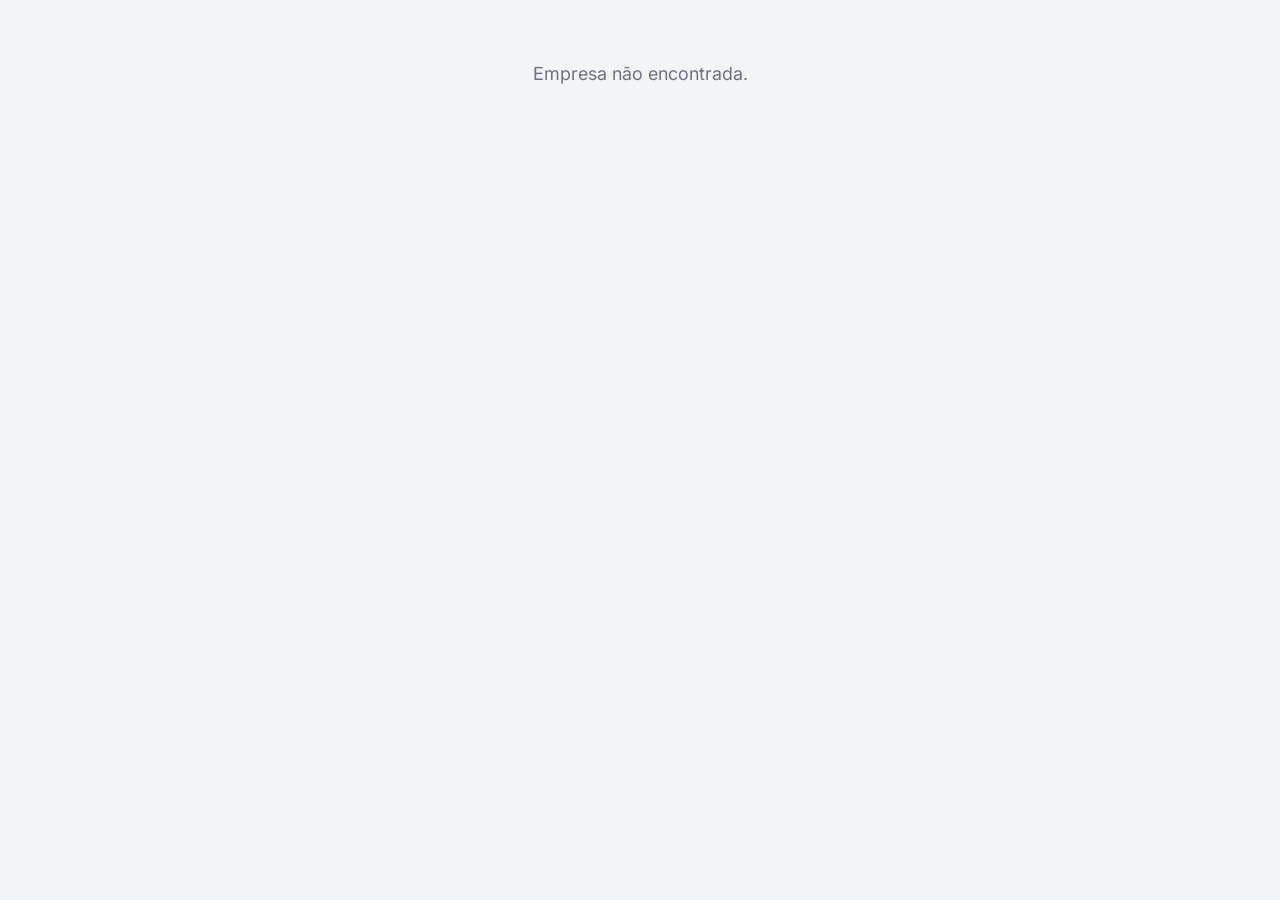
<file: empresa-publica.html>
<!DOCTYPE html>
<html lang="pt">
<head>
  <meta charset="UTF-8" />
  <meta name="viewport" content="width=device-width, initial-scale=1.0" />
  <meta http-equiv="X-Content-Type-Options" content="nosniff" />
  <meta http-equiv="X-Frame-Options" content="DENY" />
  <meta http-equiv="Referrer-Policy" content="strict-origin-when-cross-origin" />
  <title>Portal Carreiras — Empresa</title>
  <link rel="stylesheet" href="styles.css" />
  <link href="https://fonts.googleapis.com/css2?family=Inter:wght@300;400;500;600;700&display=swap" rel="stylesheet" />
  <style>
    .pub-hero { background: linear-gradient(135deg, var(--blue-deep) 0%, var(--blue) 100%); min-height: 200px; position: relative; display: flex; align-items: flex-end; }
    .pub-hero__inner { width: 100%; padding: 0 24px 0; max-width: 1120px; margin: 0 auto; }
    .pub-hero__cover { position: absolute; inset: 0; opacity: .18; background-size: cover; background-position: center; }
    .pub-company-bar { background: var(--white); border-bottom: 1px solid var(--border); position: sticky; top: 0; z-index: 100; }
    .pub-company-bar__inner { max-width: 1120px; margin: 0 auto; padding: 0 24px; display: flex; align-items: center; gap: 20px; min-height: 72px; }
    .pub-avatar-wrap { margin-top: -32px; flex-shrink: 0; }
    .pub-avatar { width: 72px; height: 72px; border-radius: 16px; display: flex; align-items: center; justify-content: center; font-size: 26px; font-weight: 700; color: white; border: 4px solid var(--white); box-shadow: var(--shadow-md); }
    .pub-company-info { flex: 1; min-width: 0; }
    .pub-company-info h1 { font-size: 20px; font-weight: 800; color: var(--dark); }
    .pub-company-info .meta { font-size: 13px; color: var(--gray); display: flex; flex-wrap: wrap; gap: 12px; margin-top: 3px; }
    .pub-tabs { display: flex; gap: 2px; border-bottom: none; }
    .pub-tab { padding: 12px 18px; font-size: 14px; font-weight: 600; color: var(--gray); border: none; background: none; cursor: pointer; border-bottom: 2px solid transparent; transition: var(--transition); }
    .pub-tab.active { color: var(--blue); border-bottom-color: var(--blue); }
    .pub-tab:hover:not(.active) { color: var(--dark); background: var(--gray-light); }
    .pub-content { max-width: 1120px; margin: 0 auto; padding: 32px 24px 60px; display: grid; grid-template-columns: 1fr 320px; gap: 28px; align-items: start; }
    .pub-main { min-width: 0; }
    .pub-side { display: flex; flex-direction: column; gap: 20px; }
    .pub-tab-pane { display: none; }
    .pub-tab-pane.active { display: block; }
    .pub-section { margin-bottom: 28px; }
    .pub-section h2 { font-size: 16px; font-weight: 700; color: var(--dark); margin-bottom: 14px; padding-bottom: 10px; border-bottom: 1px solid var(--border); }
    .pub-job-card { background: var(--white); border: 1px solid var(--border); border-radius: var(--radius-lg); padding: 18px 20px; margin-bottom: 12px; cursor: pointer; transition: var(--transition); display: flex; align-items: flex-start; gap: 14px; }
    .pub-job-card:hover { border-color: var(--blue); box-shadow: var(--shadow); }
    .pub-job-card__info { flex: 1; min-width: 0; }
    .pub-job-card__title { font-size: 15px; font-weight: 700; color: var(--dark); margin-bottom: 4px; }
    .pub-job-card__meta { font-size: 12px; color: var(--gray); display: flex; flex-wrap: wrap; gap: 10px; margin-bottom: 8px; }
    .pub-job-card__tags { display: flex; flex-wrap: wrap; gap: 5px; }
    .side-card { background: var(--white); border: 1px solid var(--border); border-radius: var(--radius-lg); padding: 20px; }
    .side-card h3 { font-size: 13px; font-weight: 700; text-transform: uppercase; letter-spacing: .5px; color: var(--gray); margin-bottom: 14px; }
    .side-stat { display: flex; justify-content: space-between; align-items: center; padding: 8px 0; border-bottom: 1px solid var(--border); font-size: 13px; }
    .side-stat:last-child { border-bottom: none; }
    .side-stat__label { color: var(--gray); }
    .side-stat__val { font-weight: 700; color: var(--dark); }
    .benefit-tag { display: inline-block; font-size: 13px; color: var(--dark-2); padding: 6px 0; }
    .benefit-tag::before { content: '✓ '; color: var(--green); font-weight: 700; }
    .rating-overview { display: flex; align-items: center; gap: 20px; padding: 20px; background: var(--blue-pale); border-radius: var(--radius-lg); margin-bottom: 20px; }
    .rating-big { font-size: 48px; font-weight: 800; color: var(--blue-deep); line-height: 1; }
    .rating-bars { flex: 1; }
    .rating-bar-row { display: flex; align-items: center; gap: 8px; margin-bottom: 6px; font-size: 12px; }
    .rating-bar-row__label { min-width: 40px; color: var(--gray); }
    .rating-bar-row__track { flex: 1; height: 8px; background: var(--border); border-radius: 4px; overflow: hidden; }
    .rating-bar-row__fill { height: 100%; border-radius: 4px; background: var(--gold-light); }
    .rating-bar-row__count { min-width: 20px; text-align: right; color: var(--gray); }
    .review-card { background: var(--white); border: 1px solid var(--border); border-radius: var(--radius-lg); padding: 20px; margin-bottom: 14px; }
    .review-card__header { display: flex; align-items: flex-start; justify-content: space-between; margin-bottom: 8px; }
    .review-card__title { font-size: 15px; font-weight: 700; color: var(--dark); }
    .review-card__meta { font-size: 12px; color: var(--gray); margin-top: 2px; }
    .review-card__body { font-size: 14px; color: var(--dark-2); line-height: 1.7; }
    .review-form { background: var(--gray-light); border-radius: var(--radius-lg); padding: 20px; margin-bottom: 24px; }
    .review-form h3 { font-size: 15px; font-weight: 700; margin-bottom: 14px; }
    .stars-interactive { display: flex; gap: 4px; margin-bottom: 12px; }
    .star-i { font-size: 28px; cursor: pointer; color: var(--border); transition: color .15s; }
    .star-i.active { color: var(--gold-light); }
    .int-review-card { background: var(--white); border: 1px solid var(--border); border-radius: var(--radius-lg); padding: 18px 20px; margin-bottom: 12px; }
    .int-review-card__header { display: flex; align-items: center; justify-content: space-between; margin-bottom: 8px; }
    .int-review-card__title { font-size: 14px; font-weight: 700; color: var(--dark); }
    .int-review-badge { font-size: 12px; padding: 3px 10px; border-radius: 20px; font-weight: 600; }
    .int-review-badge--offer  { background: #dcfce7; color: #15803d; }
    .int-review-badge--nooffer { background: var(--gray-light); color: var(--gray); }
    @media (max-width: 860px) {
      .pub-content { grid-template-columns: 1fr; }
      .pub-side { order: -1; }
      .pub-company-bar__inner { flex-wrap: wrap; gap: 12px; }
      .rating-overview { flex-direction: column; align-items: flex-start; }
    }
  </style>
</head>
<body style="background:var(--gray-light)">

  <!-- TOP NAVBAR -->
  <header class="dash-navbar" style="position:sticky;top:0;z-index:200">
    <div class="container">
      <a href="index.html" class="navbar__logo"><img src="logo-icon.svg" alt="Portal Carreiras" /><div class="navbar__logo-text"><span>Portal</span><span>Carreiras</span></div></a>
      <div style="display:flex;gap:10px;margin-left:auto">
        <a href="colaborador.html" class="btn btn--ghost btn--sm" id="backBtn">← Voltar às vagas</a>
      </div>
    </div>
  </header>

  <!-- HERO COVER -->
  <div class="pub-hero" id="pubHero" style="background:linear-gradient(135deg,#002d6e 0%,#0050c8 100%)">
    <div class="pub-hero__cover" id="pubCover"></div>
  </div>

  <!-- COMPANY BAR -->
  <div class="pub-company-bar">
    <div class="pub-company-bar__inner">
      <div class="pub-avatar-wrap">
        <div class="pub-avatar" id="pubAvatar" style="background:var(--blue)">?</div>
      </div>
      <div class="pub-company-info">
        <h1 id="pubName">—</h1>
        <div class="meta" id="pubMeta"></div>
      </div>
      <div style="flex-shrink:0;display:flex;gap:10px;align-items:center">
        <div id="pubRatingBadge"></div>
        <button class="btn btn--primary btn--sm" id="followBtn" onclick="toggleFollow()">+ Seguir</button>
      </div>
    </div>
    <div style="max-width:1120px;margin:0 auto;padding:0 24px">
      <div class="pub-tabs">
        <button class="pub-tab active" onclick="switchTab('sobre')" id="tabSobre">Sobre</button>
        <button class="pub-tab" onclick="switchTab('vagas')" id="tabVagas">Vagas <span id="vagasCount" style="font-size:12px;color:var(--gray)"></span></button>
        <button class="pub-tab" onclick="switchTab('avaliacoes')" id="tabAvaliacoes">Avaliações</button>
        <button class="pub-tab" onclick="switchTab('entrevistas')" id="tabEntrevistas">Entrevistas</button>
        <button class="pub-tab" onclick="switchTab('qa')" id="tabQa">P&amp;R</button>
        <button class="pub-tab" onclick="switchTab('eventos')" id="tabEventos">Eventos</button>
      </div>
    </div>
  </div>

  <!-- MAIN CONTENT -->
  <div class="pub-content">
    <div class="pub-main">

      <!-- TAB: SOBRE -->
      <div class="pub-tab-pane active" id="panesSobre">
        <div class="pub-section">
          <h2>Sobre a Empresa</h2>
          <div id="pubAbout" style="font-size:14px;color:var(--dark-2);line-height:1.8"></div>
        </div>
        <div class="pub-section" id="cultureSec">
          <h2>Cultura &amp; Valores</h2>
          <div id="pubCulture" style="font-size:14px;color:var(--dark-2);line-height:1.8"></div>
        </div>
        <div class="pub-section" id="benefitsSec">
          <h2>Benefícios</h2>
          <div id="pubBenefits"></div>
        </div>
      </div>

      <!-- TAB: VAGAS -->
      <div class="pub-tab-pane" id="panesVagas">
        <div class="pub-section">
          <h2>Vagas em Aberto</h2>
          <div id="pubVagas"></div>
        </div>
      </div>

      <!-- TAB: AVALIAÇÕES -->
      <div class="pub-tab-pane" id="panesAvaliacoes">
        <div id="reviewOverview"></div>
        <div id="reviewFormWrap"></div>
        <div id="reviewsList"></div>
      </div>

      <!-- TAB: ENTREVISTAS -->
      <div class="pub-tab-pane" id="panesEntrevistas">
        <div id="intReviewOverview"></div>
        <div id="intReviewFormWrap"></div>
        <div id="intReviewsList"></div>
      </div>

      <!-- TAB: P&R -->
      <div class="pub-tab-pane" id="panesQa">
        <div class="pub-section">
          <h2>Perguntas &amp; Respostas</h2>
          <div id="qaFormWrap"></div>
          <div id="qaList"></div>
        </div>
      </div>

      <!-- TAB: EVENTOS -->
      <div class="pub-tab-pane" id="panesEventos">
        <div class="pub-section">
          <h2>Eventos de Recrutamento</h2>
          <div id="pubEventos"></div>
        </div>
      </div>

    </div>

    <!-- SIDEBAR -->
    <aside class="pub-side">
      <div class="side-card">
        <h3>Informação</h3>
        <div id="sideInfo"></div>
      </div>
      <div class="side-card" id="sideStatsCard">
        <h3>Estatísticas</h3>
        <div id="sideStats"></div>
      </div>
      <div class="side-card">
        <h3>Partilhar</h3>
        <div style="display:flex;flex-direction:column;gap:8px">
          <button class="btn btn--ghost btn--sm" onclick="copyPageLink()" style="justify-content:flex-start">📋 Copiar link</button>
          <button class="btn btn--ghost btn--sm" onclick="shareWhatsApp()" style="justify-content:flex-start">💬 Partilhar no WhatsApp</button>
        </div>
      </div>
    </aside>
  </div>

  <div class="toast-container" id="toastContainer"></div>

  <script src="app-data.js"></script>
  <script>
    'use strict';

    const params    = new URLSearchParams(location.search);
    const companyId = params.get('id');
    let company     = null;
    let session     = getSession();
    let reviewRating    = 0;
    let intRevRating    = 0;

    function init() {
      if (!companyId) { document.body.innerHTML = '<div style="padding:60px;text-align:center;font-size:18px;color:var(--gray)">Empresa não encontrada.</div>'; return; }
      company = getUserById(companyId);
      if (!company) { document.body.innerHTML = '<div style="padding:60px;text-align:center;font-size:18px;color:var(--gray)">Empresa não encontrada.</div>'; return; }

      // Hero colour
      document.getElementById('pubHero').style.background = `linear-gradient(135deg, ${company.coverColor || '#002d6e'} 0%, ${company.coverColor ? company.coverColor + 'cc' : '#0050c8'} 100%)`;

      // Avatar
      const av = document.getElementById('pubAvatar');
      av.textContent = company.avatar || (company.companyName||'?').slice(0,2).toUpperCase();
      av.style.background = company.coverColor || 'var(--blue)';

      // Name & meta
      document.getElementById('pubName').textContent = company.companyName || '—';
      const metaParts = [
        company.sector   ? `🏭 ${company.sector}`   : null,
        company.location ? `📍 ${company.location}` : null,
        company.size     ? `👥 ${company.size}`      : null,
        company.founded  ? `📅 Fundada em ${company.founded}` : null,
        company.website  ? `🌐 <a href="https://${company.website}" target="_blank" style="color:var(--blue)">${company.website}</a>` : null,
      ].filter(Boolean);
      document.getElementById('pubMeta').innerHTML = metaParts.map(p => `<span>${sanitize(p)}</span>`).join('');

      // Rating badge
      const avgR = getAverageRating(companyId);
      if (avgR) {
        document.getElementById('pubRatingBadge').innerHTML = `<span style="display:flex;align-items:center;gap:5px;font-size:14px;font-weight:700;color:var(--dark)"><span style="color:var(--gold-light)">★</span>${avgR}</span>`;
      }

      document.title = `${company.companyName} — Portal Carreiras`;

      // Sidebar info
      const infoRows = [
        ['Sector',    company.sector],
        ['Dimensão',  company.size],
        ['Localização', company.location],
        ['Fundada',   company.founded],
        ['Website',   company.website ? `<a href="https://${company.website}" target="_blank">${company.website}</a>` : null],
      ].filter(r => r[1]);
      document.getElementById('sideInfo').innerHTML = infoRows.map(([l,v]) => `<div class="side-stat"><span class="side-stat__label">${sanitize(l)}</span><span class="side-stat__val">${sanitize(v)}</span></div>`).join('');

      // Sidebar stats
      const myJobs = getJobsByCompany(companyId);
      const allApps = myJobs.flatMap(j => getApplicationsByJob(j.id));
      const reviews = getReviewsByCompany(companyId);
      document.getElementById('sideStats').innerHTML = [
        ['Vagas activas', myJobs.filter(j => j.status === 'active').length],
        ['Avaliações',    reviews.length],
        ['Nota média',    avgR ? `${avgR} / 5` : '—'],
        ['Entrevistas avaliadas', getInterviewReviewsByCompany(companyId).length],
      ].map(([l,v]) => `<div class="side-stat"><span class="side-stat__label">${l}</span><span class="side-stat__val">${v}</span></div>`).join('');

      // Follow state
      updateFollowBtn();

      // Vaga count
      document.getElementById('vagasCount').textContent = `(${myJobs.filter(j=>j.status==='active').length})`;

      // Load default tab content
      renderSobre();

      // Hash navigation
      if (location.hash === '#reviews' || location.hash === '#avaliacoes') switchTab('avaliacoes');
      if (location.hash === '#qa') switchTab('qa');
    }

    /* ---- TABS ---- */
    function switchTab(tab) {
      document.querySelectorAll('.pub-tab').forEach(t => t.classList.remove('active'));
      document.querySelectorAll('.pub-tab-pane').forEach(p => p.classList.remove('active'));
      document.getElementById('tab' + tab[0].toUpperCase() + tab.slice(1)).classList.add('active');
      document.getElementById('panes' + tab[0].toUpperCase() + tab.slice(1)).classList.add('active');
      if (tab === 'sobre')       renderSobre();
      if (tab === 'vagas')       renderVagas();
      if (tab === 'avaliacoes')  renderAvaliacoes();
      if (tab === 'entrevistas') renderEntrevistas();
      if (tab === 'qa')          renderQA();
      if (tab === 'eventos')     renderEventos();
    }

    /* ---- SOBRE ---- */
    function renderSobre() {
      document.getElementById('pubAbout').textContent = company.about || 'Sem descrição disponível.';
      const cultureSec = document.getElementById('cultureSec');
      const benefitsSec = document.getElementById('benefitsSec');
      if (company.culture) {
        document.getElementById('pubCulture').textContent = company.culture;
        cultureSec.style.display = 'block';
      } else { cultureSec.style.display = 'none'; }
      if (company.benefits) {
        document.getElementById('pubBenefits').innerHTML = company.benefits.split('·').map(b => b.trim()).filter(Boolean).map(b => `<div class="benefit-tag">${sanitize(b)}</div>`).join('');
        benefitsSec.style.display = 'block';
      } else { benefitsSec.style.display = 'none'; }
    }

    /* ---- VAGAS ---- */
    function renderVagas() {
      const jobs = getJobsByCompany(companyId).filter(j => j.status === 'active');
      const el   = document.getElementById('pubVagas');
      if (!jobs.length) { el.innerHTML = '<div style="font-size:14px;color:var(--gray);padding:20px 0">Sem vagas em aberto de momento.</div>'; return; }
      el.innerHTML = jobs.map(j => {
        incrementJobView(j.id);
        return `<div class="pub-job-card" onclick="goToJob('${j.id}')">
          <div style="flex-shrink:0">
            ${j.featured ? '<span class="featured-badge">★ Destaque</span>' : ''}
          </div>
          <div class="pub-job-card__info">
            <div class="pub-job-card__title">${j.title}</div>
            <div class="pub-job-card__meta">
              <span>📍 ${j.location}</span>
              <span>💼 ${j.type}</span>
              ${j.experience ? `<span>${j.experience}</span>` : ''}
              ${j.salary ? `<span>💰 ${j.salary}</span>` : ''}
              <span>${daysAgo(j.posted)}</span>
            </div>
            <div class="pub-job-card__tags">
              ${(j.tags||[]).map(t => `<span style="font-size:12px;padding:3px 10px;border-radius:20px;background:var(--blue-light);color:var(--blue);font-weight:500">${t}</span>`).join('')}
            </div>
          </div>
          <div style="flex-shrink:0">
            <button class="btn btn--primary btn--sm" onclick="event.stopPropagation();goToJob('${j.id}')">Candidatar</button>
          </div>
        </div>`;
      }).join('');
    }
    function goToJob(jobId) {
      incrementJobClick(jobId);
      const isLogged = session && session.type === 'colaborador';
      if (isLogged) { goTo(`colaborador.html?job=${jobId}`); }
      else           { goTo(`index.html?job=${jobId}`); }
    }

    /* ---- AVALIAÇÕES ---- */
    function renderAvaliacoes() {
      const reviews = getReviewsByCompany(companyId);
      const avgR    = getAverageRating(companyId);

      // Overview
      if (reviews.length) {
        const countByRating = [5,4,3,2,1].map(r => reviews.filter(rev => rev.rating === r).length);
        document.getElementById('reviewOverview').innerHTML = `
          <div class="rating-overview">
            <div>
              <div class="rating-big">${avgR}</div>
              <div style="margin-top:4px">${starsHTML(parseFloat(avgR), false, '')}</div>
              <div style="font-size:12px;color:var(--gray);margin-top:4px">${reviews.length} avaliação${reviews.length !== 1 ? 'ões' : ''}</div>
            </div>
            <div class="rating-bars">
              ${[5,4,3,2,1].map((r,i) => `<div class="rating-bar-row">
                <span class="rating-bar-row__label">${r} ★</span>
                <div class="rating-bar-row__track"><div class="rating-bar-row__fill" style="width:${reviews.length ? (countByRating[i]/reviews.length*100).toFixed(0) : 0}%"></div></div>
                <span class="rating-bar-row__count">${countByRating[i]}</span>
              </div>`).join('')}
            </div>
          </div>`;
      } else {
        document.getElementById('reviewOverview').innerHTML = '';
      }

      // Review form (only for logged-in colaboradores)
      const formWrap = document.getElementById('reviewFormWrap');
      if (session && session.type === 'colaborador') {
        const existing = getReviewsByCompany(companyId).find(r => r.userId === session.id);
        formWrap.innerHTML = `
          <div class="review-form">
            <h3>${existing ? 'Editar a minha avaliação' : 'Avaliar esta empresa'}</h3>
            <div class="stars-interactive" id="reviewStars">
              ${[1,2,3,4,5].map(i => `<span class="star-i ${i <= (existing ? existing.rating : 0) ? 'active' : ''}" onclick="setReviewRating(${i})" data-v="${i}">★</span>`).join('')}
            </div>
            <div class="form-group" style="margin-bottom:12px">
              <input type="text" id="revTitle" placeholder="Título da avaliação..." value="${existing ? existing.title : ''}" style="padding:9px 12px;border:1.5px solid var(--border);border-radius:var(--radius);font-size:13px;font-family:inherit;width:100%;outline:none" />
            </div>
            <div class="form-group" style="margin-bottom:12px">
              <input type="text" id="revPosition" placeholder="O seu cargo na empresa..." value="${existing ? existing.position || '' : ''}" style="padding:9px 12px;border:1.5px solid var(--border);border-radius:var(--radius);font-size:13px;font-family:inherit;width:100%;outline:none" />
            </div>
            <div class="form-group" style="margin-bottom:14px">
              <textarea id="revComment" rows="4" placeholder="Partilhe a sua experiência..." style="width:100%;padding:9px 12px;border:1.5px solid var(--border);border-radius:var(--radius);font-size:13px;font-family:inherit;outline:none;resize:vertical">${existing ? existing.comment : ''}</textarea>
            </div>
            <button class="btn btn--primary btn--sm" onclick="submitReview()">Publicar Avaliação</button>
          </div>`;
        reviewRating = existing ? existing.rating : 0;
      } else {
        formWrap.innerHTML = `<div style="font-size:13px;color:var(--gray);padding:12px 16px;background:var(--gray-light);border-radius:var(--radius);margin-bottom:20px">Faça <a href="index.html" style="color:var(--blue)">login como candidato</a> para deixar uma avaliação.</div>`;
      }

      // Reviews list
      const listEl = document.getElementById('reviewsList');
      if (!reviews.length) { listEl.innerHTML = '<div style="font-size:14px;color:var(--gray);padding:20px 0">Ainda sem avaliações. Seja o primeiro!</div>'; return; }
      listEl.innerHTML = reviews.map(r => `
        <div class="review-card">
          <div class="review-card__header">
            <div>
              <div class="review-card__title">${r.title}</div>
              <div class="review-card__meta">${r.position ? r.position + ' · ' : ''}${formatDate(r.date)}</div>
            </div>
            <div>${starsHTML(r.rating, false, '')}</div>
          </div>
          <div class="review-card__body">${r.comment}</div>
        </div>`).join('');
    }

    function setReviewRating(val) {
      reviewRating = val;
      document.querySelectorAll('#reviewStars .star-i').forEach(s => {
        s.classList.toggle('active', parseInt(s.dataset.v) <= val);
      });
    }
    function submitReview() {
      if (!reviewRating) { showToast('Seleccione uma classificação.', 'error'); return; }
      const title   = document.getElementById('revTitle').value.trim();
      const comment = document.getElementById('revComment').value.trim();
      if (!title || !comment) { showToast('Preencha o título e o comentário.', 'error'); return; }
      addReview({
        companyId, userId: session.id, rating: reviewRating, title, comment,
        position: document.getElementById('revPosition').value.trim(),
      });
      showToast('Avaliação publicada!', 'success');
      renderAvaliacoes();
    }

    /* ---- ENTREVISTAS ---- */
    function renderEntrevistas() {
      const reviews = getInterviewReviewsByCompany(companyId);
      const avg     = getAvgInterviewRating(companyId);

      document.getElementById('intReviewOverview').innerHTML = reviews.length
        ? `<div style="display:flex;align-items:center;gap:14px;padding:16px 20px;background:var(--blue-pale);border-radius:var(--radius-lg);margin-bottom:20px">
            <div style="font-size:40px;font-weight:800;color:var(--blue-deep)">${avg}</div>
            <div>${starsHTML(parseFloat(avg), false, '')}<div style="font-size:12px;color:var(--gray);margin-top:4px">${reviews.length} avaliação${reviews.length!==1?'ões':''} de processo de entrevista</div></div>
          </div>` : '';

      const formWrap = document.getElementById('intReviewFormWrap');
      if (session && session.type === 'colaborador') {
        const existing = reviews.find(r => r.userId === session.id);
        formWrap.innerHTML = `
          <div class="review-form">
            <h3>${existing ? 'Editar avaliação de entrevista' : 'Avaliar o processo de entrevista'}</h3>
            <div class="stars-interactive" id="intRevStars">
              ${[1,2,3,4,5].map(i => `<span class="star-i ${i <= (existing ? existing.rating : 0) ? 'active' : ''}" onclick="setIntRevRating(${i})" data-v="${i}">★</span>`).join('')}
            </div>
            <div class="form-group" style="margin-bottom:12px">
              <input type="text" id="irTitle" placeholder="Título da avaliação..." value="${existing ? existing.title : ''}" style="padding:9px 12px;border:1.5px solid var(--border);border-radius:var(--radius);font-size:13px;font-family:inherit;width:100%;outline:none" />
            </div>
            <div class="form-group" style="margin-bottom:12px">
              <textarea id="irComment" rows="3" placeholder="Como foi o processo? Número de rondas, tipo de perguntas, feedback..." style="width:100%;padding:9px 12px;border:1.5px solid var(--border);border-radius:var(--radius);font-size:13px;font-family:inherit;outline:none;resize:vertical">${existing ? existing.comment : ''}</textarea>
            </div>
            <div style="display:flex;gap:16px;margin-bottom:14px;font-size:13px">
              <label style="display:flex;align-items:center;gap:6px;cursor:pointer"><input type="radio" name="irOffer" value="1" ${existing && existing.gotOffer ? 'checked' : ''}> Recebi oferta</label>
              <label style="display:flex;align-items:center;gap:6px;cursor:pointer"><input type="radio" name="irOffer" value="0" ${existing && !existing.gotOffer ? 'checked' : ''}> Não recebi oferta</label>
            </div>
            <button class="btn btn--primary btn--sm" onclick="submitIntReview()">Publicar</button>
          </div>`;
        intRevRating = existing ? existing.rating : 0;
      } else {
        formWrap.innerHTML = `<div style="font-size:13px;color:var(--gray);padding:12px 16px;background:var(--gray-light);border-radius:var(--radius);margin-bottom:20px">Faça <a href="index.html" style="color:var(--blue)">login como candidato</a> para avaliar o processo.</div>`;
      }

      const listEl = document.getElementById('intReviewsList');
      if (!reviews.length) { listEl.innerHTML = '<div style="font-size:14px;color:var(--gray);padding:12px 0">Ainda sem avaliações de processo de entrevista.</div>'; return; }
      listEl.innerHTML = reviews.map(r => `
        <div class="int-review-card">
          <div class="int-review-card__header">
            <div>
              <div class="int-review-card__title">${r.title}</div>
              <div style="font-size:12px;color:var(--gray);margin-top:2px">${formatDate(r.date)}</div>
            </div>
            <div style="display:flex;align-items:center;gap:8px">
              ${starsHTML(r.rating, false, '')}
              <span class="int-review-badge ${r.gotOffer ? 'int-review-badge--offer' : 'int-review-badge--nooffer'}">${r.gotOffer ? 'Recebeu oferta' : 'Sem oferta'}</span>
            </div>
          </div>
          <div style="font-size:14px;color:var(--dark-2);line-height:1.7">${r.comment}</div>
        </div>`).join('');
    }

    function setIntRevRating(val) {
      intRevRating = val;
      document.querySelectorAll('#intRevStars .star-i').forEach(s => {
        s.classList.toggle('active', parseInt(s.dataset.v) <= val);
      });
    }
    function submitIntReview() {
      if (!intRevRating) { showToast('Seleccione uma classificação.', 'error'); return; }
      const title   = document.getElementById('irTitle').value.trim();
      const comment = document.getElementById('irComment').value.trim();
      if (!title || !comment) { showToast('Preencha o título e o comentário.', 'error'); return; }
      const gotOffer = document.querySelector('input[name="irOffer"]:checked')?.value === '1';
      addInterviewReview({ companyId, userId: session.id, rating: intRevRating, title, comment, gotOffer, applied: true });
      showToast('Avaliação de entrevista publicada!', 'success');
      renderEntrevistas();
    }

    /* ---- Q&A ---- */
    function renderQA() {
      const qaList = getQAByCompany(companyId);
      const formWrap = document.getElementById('qaFormWrap');

      if (session && session.type === 'colaborador') {
        formWrap.innerHTML = `
          <div style="display:flex;gap:10px;margin-bottom:20px">
            <input type="text" id="qaInput" placeholder="Faça uma pergunta sobre esta empresa..." style="flex:1;padding:10px 14px;border:1.5px solid var(--border);border-radius:var(--radius);font-size:13px;font-family:inherit;outline:none" />
            <button class="btn btn--primary btn--sm" onclick="submitQuestion()">Perguntar</button>
          </div>`;
      } else {
        formWrap.innerHTML = `<div style="font-size:13px;color:var(--gray);padding:12px 16px;background:var(--gray-light);border-radius:var(--radius);margin-bottom:20px">Faça <a href="index.html" style="color:var(--blue)">login</a> para fazer uma pergunta.</div>`;
      }

      const listEl = document.getElementById('qaList');
      if (!qaList.length) { listEl.innerHTML = '<div style="font-size:14px;color:var(--gray)">Ainda sem perguntas. Seja o primeiro!</div>'; return; }
      listEl.innerHTML = qaList.map(q => `
        <div class="qa-item">
          <div class="qa-item__question">
            <span class="qa-item__q-icon">❓</span>
            <div>
              <div class="qa-item__q-text">${q.question}</div>
              <div class="qa-item__meta">${formatDate(q.date)}</div>
            </div>
          </div>
          ${q.answer
            ? `<div class="qa-item__answer">
                <span class="qa-item__a-icon">💬</span>
                <div>
                  <div class="qa-item__a-text">${q.answer}</div>
                  <div class="qa-item__a-meta">${q.answeredBy} · ${formatDate(q.answeredAt)}</div>
                </div>
              </div>`
            : `<div class="qa-unanswered">Aguarda resposta da empresa</div>`}
        </div>`).join('');
    }
    function submitQuestion() {
      const input = document.getElementById('qaInput');
      const text  = input.value.trim();
      if (!text) return;
      addQuestion({ companyId, userId: session.id, question: text });
      input.value = '';
      showToast('Pergunta enviada!', 'success');
      renderQA();
    }

    /* ---- EVENTOS ---- */
    function renderEventos() {
      const events = getEventsByCompany(companyId).filter(e => e.date >= new Date().toISOString().slice(0,10));
      const el     = document.getElementById('pubEventos');
      if (!events.length) { el.innerHTML = '<div style="font-size:14px;color:var(--gray)">Sem eventos agendados.</div>'; return; }
      el.innerHTML = events.map(ev => {
        const d = new Date(ev.date);
        const registered = session ? isRegisteredForEvent(ev.id, session.id) : false;
        return `<div class="event-card" style="margin-bottom:14px">
          <div class="event-card__date-box">
            <div class="event-card__day">${d.getDate().toString().padStart(2,'0')}</div>
            <div class="event-card__month">${d.toLocaleDateString('pt-PT',{month:'short'})}</div>
          </div>
          <div class="event-card__info">
            <div class="event-card__title">${ev.title}</div>
            <div class="event-card__meta">
              <span>🕐 ${ev.time}</span>
              <span>📍 ${ev.location}</span>
              <span>💻 ${ev.format}</span>
              <span>👥 ${(ev.registrations||[]).length} inscritos</span>
            </div>
            <div class="event-card__desc">${ev.description}</div>
          </div>
          <div class="event-card__actions">
            ${session && session.type === 'colaborador'
              ? registered
                ? `<span class="status-badge status--accepted">✓ Inscrito</span>
                   <button class="btn btn--ghost btn--sm" onclick="pubUnregister('${ev.id}')">Cancelar</button>`
                : `<button class="btn btn--primary btn--sm" onclick="pubRegister('${ev.id}')">Inscrever-me</button>`
              : `<a href="index.html" class="btn btn--primary btn--sm">Login para inscrever</a>`}
          </div>
        </div>`;
      }).join('');
    }
    function pubRegister(evId)   { registerForEvent(evId, session.id); showToast('Inscrito!', 'success'); renderEventos(); }
    function pubUnregister(evId) { unregisterFromEvent(evId, session.id); showToast('Inscrição cancelada.', 'info'); renderEventos(); }

    /* ---- FOLLOW ---- */
    function getFollowed()          { try { return JSON.parse(localStorage.getItem('pc_followed') || '[]'); } catch { return []; } }
    function isFollowing(cId)       { return getFollowed().includes(cId); }
    function toggleFollow() {
      const followed = getFollowed();
      const idx = followed.indexOf(companyId);
      if (idx >= 0) followed.splice(idx, 1); else followed.push(companyId);
      localStorage.setItem('pc_followed', JSON.stringify(followed));
      updateFollowBtn();
      showToast(isFollowing(companyId) ? 'A seguir a empresa!' : 'Deixou de seguir.', 'info');
    }
    function updateFollowBtn() {
      const btn = document.getElementById('followBtn');
      btn.textContent = isFollowing(companyId) ? '✓ A Seguir' : '+ Seguir';
      btn.className   = isFollowing(companyId) ? 'btn btn--primary btn--sm' : 'btn btn--ghost btn--sm';
    }

    /* ---- SHARE ---- */
    function copyPageLink()  { navigator.clipboard.writeText(location.href).then(() => showToast('Link copiado!', 'success')); }
    function shareWhatsApp() { window.open(`https://wa.me/?text=${encodeURIComponent(company.companyName + ' — ' + location.href)}`, '_blank'); }

    /* ---- TOAST ---- */
    function showToast(msg, type) {
      const c = document.getElementById('toastContainer'), t = document.createElement('div');
      t.className = `toast toast--${type||'info'}`; t.textContent = msg; c.appendChild(t); setTimeout(() => t.remove(), 3500);
    }

    document.addEventListener('DOMContentLoaded', init);
  </script>
</body>
</html>
</file>
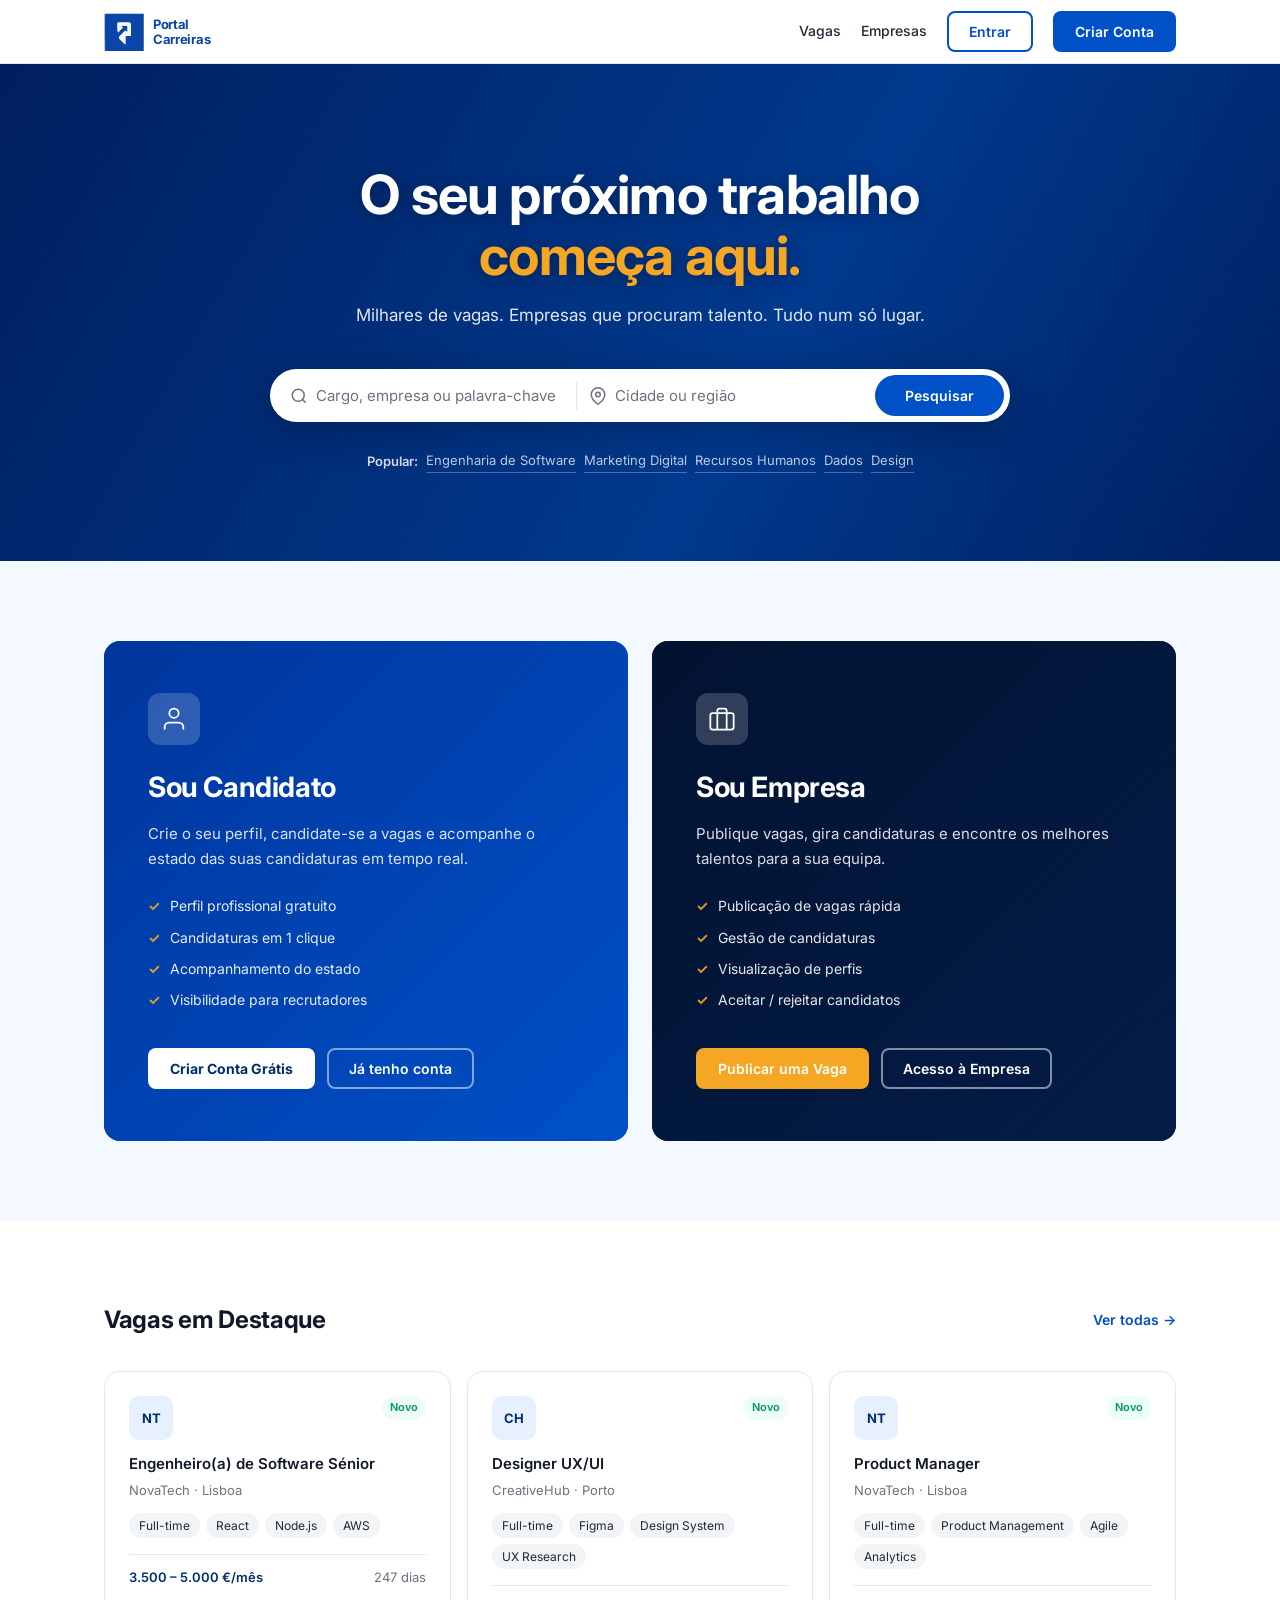
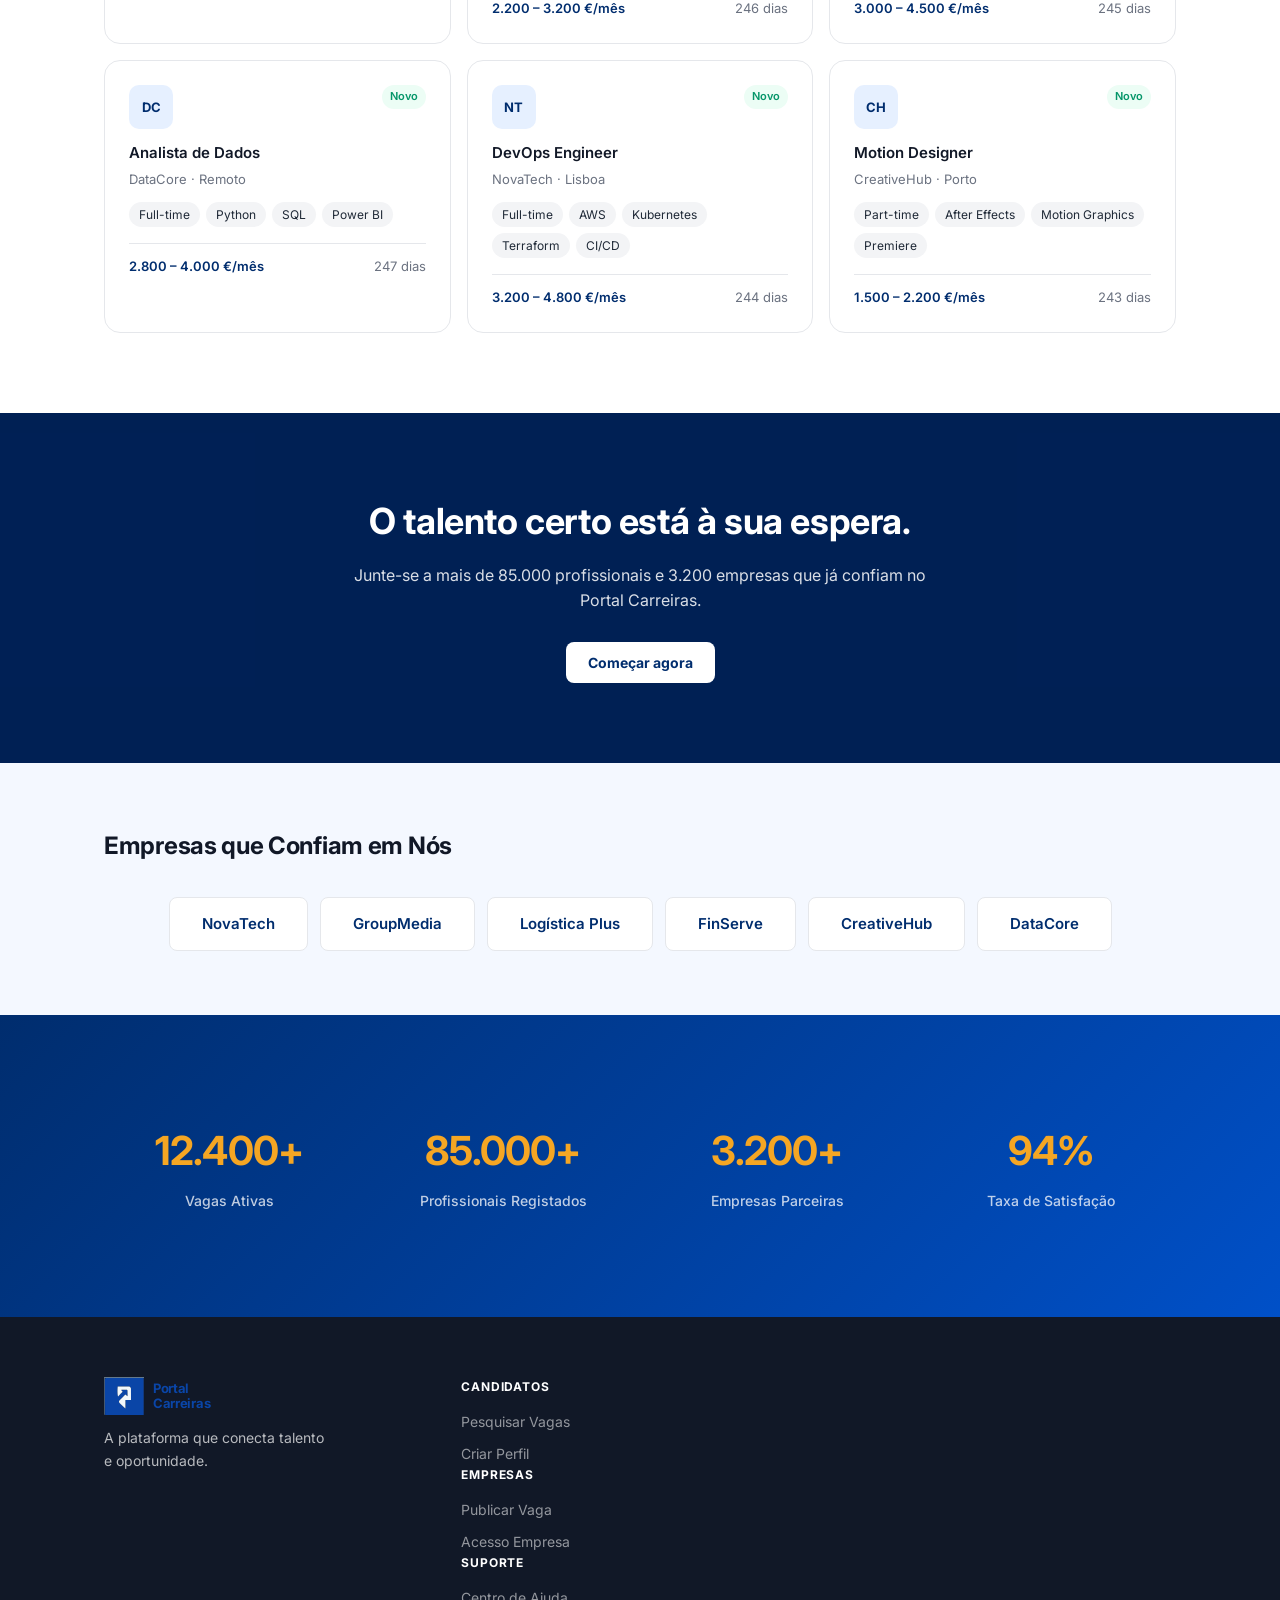
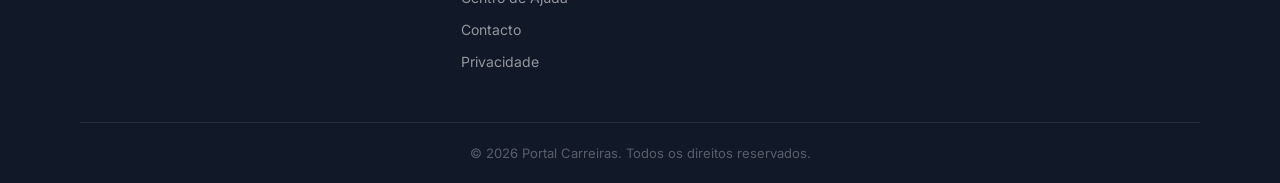
<file: empresa.html>
<!DOCTYPE html>
<html lang="pt">
<head>
  <meta charset="UTF-8" />
  <meta name="viewport" content="width=device-width, initial-scale=1.0" />
  <meta http-equiv="X-Content-Type-Options" content="nosniff" />
  <meta http-equiv="X-Frame-Options" content="DENY" />
  <meta http-equiv="Referrer-Policy" content="strict-origin-when-cross-origin" />
  <title>Portal Carreiras — Área da Empresa</title>
  <link rel="stylesheet" href="styles.css" />
  <link rel="preconnect" href="https://fonts.googleapis.com" />
  <link href="https://fonts.googleapis.com/css2?family=Inter:wght@300;400;500;600;700&display=swap" rel="stylesheet" />
  <style>
    /* Summary cards */
    .summary-grid { display: grid; grid-template-columns: repeat(4, 1fr); gap: 16px; margin-bottom: 28px; }
    .summary-card { background: var(--white); border: 1px solid var(--border); border-radius: var(--radius-lg); padding: 20px 24px; }
    .summary-card__label { font-size: 11px; font-weight: 700; color: var(--gray); text-transform: uppercase; letter-spacing: .6px; margin-bottom: 8px; }
    .summary-card__value { font-size: 32px; font-weight: 700; color: var(--blue-deep); letter-spacing: -.6px; }
    .summary-card__sub { font-size: 12px; color: var(--gray); margin-top: 4px; }
    .summary-card--blue { border-color: var(--blue); background: var(--blue-pale); }
    .summary-card--blue .summary-card__value { color: var(--blue); }
    .summary-card--green { border-color: #10b981; background: #ecfdf5; }
    .summary-card--green .summary-card__value { color: #059669; }
    .summary-card--orange { border-color: var(--orange); background: #fff7ed; }
    .summary-card--orange .summary-card__value { color: var(--orange); }

    /* Badge count in nav */
    .badge-count { display: inline-flex; align-items: center; justify-content: center; background: var(--blue); color: white; font-size: 11px; font-weight: 700; min-width: 18px; height: 18px; border-radius: 9px; padding: 0 5px; margin-left: 4px; }

    /* Job manage card */
    .job-manage-card { background: var(--white); border: 1px solid var(--border); border-radius: var(--radius-lg); padding: 20px; display: flex; align-items: flex-start; gap: 16px; margin-bottom: 12px; transition: var(--transition); }
    .job-manage-card:hover { border-color: var(--blue); }
    .job-manage-card__info { flex: 1; min-width: 0; }
    .job-manage-card__title { font-size: 16px; font-weight: 700; color: var(--dark); margin-bottom: 6px; }
    .job-manage-card__meta { display: flex; flex-wrap: wrap; gap: 12px; font-size: 12px; color: var(--gray); margin-bottom: 8px; }
    .job-manage-card__stats { font-size: 13px; color: var(--dark-2); }
    .job-manage-card__actions { display: flex; flex-direction: column; gap: 8px; align-items: flex-end; flex-shrink: 0; }
    .job-manage-card__badges { display: flex; gap: 6px; margin-bottom: 2px; }

    /* Status action bar */
    .status-action-bar { background: var(--gray-light); border-radius: var(--radius); padding: 14px 16px; margin-bottom: 20px; display: flex; align-items: center; gap: 10px; flex-wrap: wrap; }
    .status-action-bar label { font-size: 13px; font-weight: 600; color: var(--dark); white-space: nowrap; }

    /* Applicant card */
    .profile-view__header { display: flex; align-items: flex-start; gap: 16px; margin-bottom: 20px; padding-bottom: 20px; border-bottom: 1px solid var(--border); }
    .profile-view__meta h2 { font-size: 18px; font-weight: 700; margin-bottom: 4px; }
    .profile-view__meta .role { font-size: 14px; color: var(--blue); font-weight: 500; margin-bottom: 8px; }
    .profile-view__meta .contacts { display: flex; flex-wrap: wrap; gap: 10px; font-size: 13px; color: var(--gray); }
    .profile-view__section { margin-bottom: 20px; }
    .profile-view__section h3 { font-size: 11px; font-weight: 700; text-transform: uppercase; letter-spacing: .6px; color: var(--gray); margin-bottom: 10px; }
    .exp-view { margin-bottom: 12px; padding-bottom: 12px; border-bottom: 1px solid var(--border); }
    .exp-view:last-child { border-bottom: none; margin-bottom: 0; padding-bottom: 0; }
    .exp-view__title { font-size: 14px; font-weight: 600; }
    .exp-view__company { font-size: 13px; color: var(--blue); margin: 2px 0; }
    .exp-view__period { font-size: 12px; color: var(--gray); margin-bottom: 3px; }
    .exp-view__desc { font-size: 13px; color: var(--gray); line-height: 1.6; }
    .cv-download-btn { display: flex; align-items: center; gap: 10px; padding: 12px 16px; background: var(--blue-pale); border: 1px solid #bfdbfe; border-radius: var(--radius); cursor: pointer; transition: var(--transition); }
    .cv-download-btn:hover { background: var(--blue-light); }
    .cv-download-btn svg { width: 20px; height: 20px; color: var(--blue); flex-shrink: 0; }
    .cv-download-btn span { font-size: 14px; font-weight: 600; color: var(--blue-deep); }
    .cv-download-btn small { font-size: 12px; color: var(--gray); }

    /* Modal tabs */
    .modal-tabs { display: flex; border-bottom: 1px solid var(--border); margin-bottom: 20px; gap: 4px; overflow-x: auto; }
    .modal-tab { padding: 10px 16px; font-size: 13px; font-weight: 600; color: var(--gray); border: none; background: none; cursor: pointer; border-bottom: 2px solid transparent; margin-bottom: -1px; white-space: nowrap; transition: var(--transition); }
    .modal-tab.active { color: var(--blue); border-bottom-color: var(--blue); }
    .modal-tab:hover:not(.active) { color: var(--dark); }
    .modal-tab-pane { display: none; }
    .modal-tab-pane.active { display: block; }

    /* Screening answers */
    .screening-answer { background: var(--gray-light); border-radius: var(--radius); padding: 12px 14px; margin-bottom: 10px; }
    .screening-answer__q { font-size: 12px; font-weight: 700; color: var(--gray); text-transform: uppercase; letter-spacing: .4px; margin-bottom: 6px; }
    .screening-answer__a { font-size: 14px; color: var(--dark); }

    /* Interview card in modal */
    .interview-info { background: #ecfdf5; border: 1px solid #a7f3d0; border-radius: var(--radius); padding: 14px 16px; margin-bottom: 16px; }
    .interview-info__row { display: flex; gap: 20px; flex-wrap: wrap; font-size: 13px; }
    .interview-info__item { display: flex; flex-direction: column; gap: 3px; }
    .interview-info__label { font-size: 11px; font-weight: 700; text-transform: uppercase; letter-spacing: .5px; color: #059669; }
    .interview-info__val { font-weight: 600; color: var(--dark); }

    /* Internal notes */
    .note-item { border-left: 3px solid var(--blue); padding: 10px 14px; margin-bottom: 10px; background: var(--blue-pale); border-radius: 0 var(--radius) var(--radius) 0; }
    .note-item__text { font-size: 14px; color: var(--dark); line-height: 1.6; }
    .note-item__meta { font-size: 11px; color: var(--gray); margin-top: 6px; }
    .note-add-area { display: flex; gap: 8px; margin-top: 12px; }
    .note-add-area textarea { flex: 1; padding: 10px 12px; border: 1.5px solid var(--border); border-radius: var(--radius); font-size: 13px; font-family: inherit; resize: vertical; min-height: 70px; outline: none; transition: var(--transition); }
    .note-add-area textarea:focus { border-color: var(--blue); }

    /* Screening builder */
    .sq-builder-item { background: var(--gray-light); border-radius: var(--radius); padding: 12px 14px; margin-bottom: 10px; display: flex; gap: 10px; align-items: flex-start; }
    .sq-builder-item input { flex: 1; padding: 8px 12px; border: 1.5px solid var(--border); border-radius: var(--radius); font-size: 13px; font-family: inherit; outline: none; }
    .sq-builder-item input:focus { border-color: var(--blue); }
    .sq-builder-item select { padding: 8px 10px; border: 1.5px solid var(--border); border-radius: var(--radius); font-size: 13px; font-family: inherit; outline: none; background: var(--white); }
    .sq-builder-item button { padding: 8px; border: none; background: none; color: var(--gray); cursor: pointer; border-radius: var(--radius); transition: var(--transition); }
    .sq-builder-item button:hover { background: #fee2e2; color: #dc2626; }

    /* Featured toggle */
    .toggle-featured { display: flex; align-items: center; gap: 10px; padding: 14px 16px; background: #fffbeb; border: 1.5px solid #fde68a; border-radius: var(--radius); cursor: pointer; }
    .toggle-featured input[type=checkbox] { width: 18px; height: 18px; accent-color: var(--blue); cursor: pointer; }
    .toggle-featured label { font-size: 14px; font-weight: 600; color: var(--dark); cursor: pointer; }
    .toggle-featured small { font-size: 12px; color: var(--gray); }

    /* Reports */
    .reports-grid { display: grid; grid-template-columns: 1fr 1fr; gap: 24px; margin-bottom: 28px; }
    .report-card { background: var(--white); border: 1px solid var(--border); border-radius: var(--radius-lg); padding: 24px; }
    .report-card__title { font-size: 14px; font-weight: 700; color: var(--dark); margin-bottom: 18px; }
    .chart-row { display: flex; align-items: center; gap: 10px; margin-bottom: 10px; }
    .chart-row__label { font-size: 12px; color: var(--dark-2); min-width: 130px; max-width: 130px; white-space: nowrap; overflow: hidden; text-overflow: ellipsis; }
    .chart-row__bar-wrap { flex: 1; background: var(--gray-light); border-radius: 4px; height: 10px; overflow: hidden; }
    .chart-row__bar-fill { height: 100%; border-radius: 4px; background: var(--blue); transition: width .5s ease; }
    .chart-row__val { font-size: 12px; font-weight: 700; color: var(--dark-2); min-width: 24px; text-align: right; }

    /* Status donut (simplified pill chart) */
    .status-pills { display: flex; flex-direction: column; gap: 10px; }
    .status-pill { display: flex; align-items: center; gap: 10px; font-size: 13px; }
    .status-pill__dot { width: 12px; height: 12px; border-radius: 50%; flex-shrink: 0; }
    .status-pill__label { flex: 1; color: var(--dark-2); }
    .status-pill__count { font-weight: 700; color: var(--dark); }
    .status-pill__pct { font-size: 11px; color: var(--gray); }

    /* Company profile extra fields */
    .profile-section-heading { font-size: 13px; font-weight: 700; color: var(--dark); border-bottom: 1px solid var(--border); padding-bottom: 10px; margin-bottom: 16px; margin-top: 28px; }

    @media (max-width: 860px) {
      .summary-grid { grid-template-columns: repeat(2, 1fr); }
      .reports-grid { grid-template-columns: 1fr; }
    }
    @media (max-width: 560px) {
      .summary-grid { grid-template-columns: 1fr 1fr; }
      .job-manage-card { flex-direction: column; }
      .job-manage-card__actions { flex-direction: row; flex-wrap: wrap; }
    }
  </style>
</head>
<body class="dash-body">

  <!-- NAVBAR -->
  <header class="dash-navbar">
    <div class="container">
      <a href="index.html" class="navbar__logo"><img src="logo-icon.svg" alt="Portal Carreiras" /><div class="navbar__logo-text"><span>Portal</span><span>Carreiras</span></div></a>
      <nav class="dash-nav-links">
        <button class="dash-nav-link active" onclick="showPage('dashboard')" id="navDashboard">
          <svg viewBox="0 0 24 24" fill="none" stroke="currentColor" stroke-width="2"><rect x="3" y="3" width="7" height="7"/><rect x="14" y="3" width="7" height="7"/><rect x="3" y="14" width="7" height="7"/><rect x="14" y="14" width="7" height="7"/></svg>
          Dashboard
        </button>
        <button class="dash-nav-link" onclick="showPage('vagas')" id="navVagas">
          <svg viewBox="0 0 24 24" fill="none" stroke="currentColor" stroke-width="2"><rect x="2" y="7" width="20" height="14" rx="2"/><path d="M16 21V5a2 2 0 0 0-2-2h-4a2 2 0 0 0-2 2v16"/></svg>
          As Minhas Vagas
        </button>
        <button class="dash-nav-link" onclick="showPage('publicar')" id="navPublicar">
          <svg viewBox="0 0 24 24" fill="none" stroke="currentColor" stroke-width="2"><circle cx="12" cy="12" r="10"/><line x1="12" y1="8" x2="12" y2="16"/><line x1="8" y1="12" x2="16" y2="12"/></svg>
          Publicar Vaga
        </button>
        <button class="dash-nav-link" onclick="showPage('mensagens')" id="navMensagens">
          <svg viewBox="0 0 24 24" fill="none" stroke="currentColor" stroke-width="2"><path d="M21 15a2 2 0 0 1-2 2H7l-4 4V5a2 2 0 0 1 2-2h14a2 2 0 0 1 2 2z"/></svg>
          Mensagens
          <span id="navMsgBadge" class="badge-count" style="display:none">0</span>
        </button>
        <button class="dash-nav-link" onclick="showPage('candidatos')" id="navCandidatos">
          <svg viewBox="0 0 24 24" fill="none" stroke="currentColor" stroke-width="2"><path d="M17 21v-2a4 4 0 0 0-4-4H5a4 4 0 0 0-4 4v2"/><circle cx="9" cy="7" r="4"/><path d="M23 21v-2a4 4 0 0 0-3-3.87"/><path d="M16 3.13a4 4 0 0 1 0 7.75"/></svg>
          Candidatos
        </button>
        <button class="dash-nav-link" onclick="showPage('kanban')" id="navKanban">
          <svg viewBox="0 0 24 24" fill="none" stroke="currentColor" stroke-width="2"><rect x="3" y="3" width="5" height="18" rx="1"/><rect x="10" y="3" width="5" height="12" rx="1"/><rect x="17" y="3" width="5" height="15" rx="1"/></svg>
          Pipeline
        </button>
        <button class="dash-nav-link" onclick="showPage('eventos')" id="navEventos">
          <svg viewBox="0 0 24 24" fill="none" stroke="currentColor" stroke-width="2"><rect x="3" y="4" width="18" height="18" rx="2"/><line x1="16" y1="2" x2="16" y2="6"/><line x1="8" y1="2" x2="8" y2="6"/><line x1="3" y1="10" x2="21" y2="10"/></svg>
          Eventos
        </button>
        <button class="dash-nav-link" onclick="showPage('relatorios')" id="navRelatorios">
          <svg viewBox="0 0 24 24" fill="none" stroke="currentColor" stroke-width="2"><line x1="18" y1="20" x2="18" y2="10"/><line x1="12" y1="20" x2="12" y2="4"/><line x1="6" y1="20" x2="6" y2="14"/></svg>
          Relatórios
        </button>
        <button class="dash-nav-link" onclick="showPage('perfil')" id="navPerfil">
          <svg viewBox="0 0 24 24" fill="none" stroke="currentColor" stroke-width="2"><path d="M3 9l9-7 9 7v11a2 2 0 0 1-2 2H5a2 2 0 0 1-2-2z"/><polyline points="9 22 9 12 15 12 15 22"/></svg>
          Perfil
        </button>
      </nav>
      <div class="navbar__user">
        <div class="avatar avatar--company" style="width:36px;height:36px;font-size:13px;border-radius:8px" id="userAvatar">?</div>
        <span class="navbar__user-name" id="userName">—</span>
        <button class="btn btn--ghost btn--sm" onclick="logout()">Sair</button>
      </div>
    </div>
  </header>

  <!-- MAIN -->
  <main class="dash-main">
    <div class="container">

      <!-- ===== PAGE: DASHBOARD ===== -->
      <div class="dash-page active" id="pageDashboard">
        <div class="page-header">
          <div>
            <h1 id="dashWelcome">Bem-vindo</h1>
            <p>Resumo da actividade da sua empresa</p>
          </div>
          <button class="btn btn--primary" onclick="showPage('publicar')">
            <svg viewBox="0 0 24 24" fill="none" stroke="currentColor" stroke-width="2" style="width:16px;height:16px"><line x1="12" y1="5" x2="12" y2="19"/><line x1="5" y1="12" x2="19" y2="12"/></svg>
            Nova Vaga
          </button>
        </div>

        <div class="summary-grid">
          <div class="summary-card summary-card--blue">
            <div class="summary-card__label">Vagas Activas</div>
            <div class="summary-card__value" id="statActiveJobs">0</div>
            <div class="summary-card__sub">publicadas no portal</div>
          </div>
          <div class="summary-card">
            <div class="summary-card__label">Total Candidaturas</div>
            <div class="summary-card__value" id="statTotalApps">0</div>
            <div class="summary-card__sub">recebidas</div>
          </div>
          <div class="summary-card summary-card--orange">
            <div class="summary-card__label">Por Analisar</div>
            <div class="summary-card__value" id="statPending">0</div>
            <div class="summary-card__sub">aguardam decisão</div>
          </div>
          <div class="summary-card summary-card--green">
            <div class="summary-card__label">Aceites</div>
            <div class="summary-card__value" id="statAccepted">0</div>
            <div class="summary-card__sub">candidaturas aceites</div>
          </div>
        </div>

        <div style="display:grid;grid-template-columns:1fr 1fr;gap:24px;margin-bottom:28px" id="dashCharts">
          <div class="report-card">
            <div class="report-card__title">Candidaturas por Vaga</div>
            <div id="dashChartByJob"></div>
          </div>
          <div class="report-card">
            <div class="report-card__title">Distribuição por Estado</div>
            <div id="dashChartByStatus" class="status-pills"></div>
          </div>
        </div>

        <div class="page-header" style="margin-bottom:14px">
          <h1 style="font-size:16px">Candidaturas Recentes</h1>
          <button class="btn btn--ghost btn--sm" onclick="showPage('vagas')">Ver todas →</button>
        </div>
        <div id="recentApps"></div>
      </div>

      <!-- ===== PAGE: AS MINHAS VAGAS ===== -->
      <div class="dash-page" id="pageVagas">
        <div id="vagasListView">
          <div class="page-header">
            <div>
              <h1>As Minhas Vagas</h1>
              <p>Gira as vagas e veja os candidatos</p>
            </div>
            <button class="btn btn--primary" onclick="showPage('publicar')">
              <svg viewBox="0 0 24 24" fill="none" stroke="currentColor" stroke-width="2" style="width:16px;height:16px"><line x1="12" y1="5" x2="12" y2="19"/><line x1="5" y1="12" x2="19" y2="12"/></svg>
              Nova Vaga
            </button>
          </div>
          <div id="jobsList"></div>
        </div>

        <!-- Applicants for a specific job -->
        <div id="applicantsView" class="hidden">
          <div class="applicants-header">
            <button class="back-btn" onclick="backToJobs()">
              <svg viewBox="0 0 24 24" fill="none" stroke="currentColor" stroke-width="2"><polyline points="15 18 9 12 15 6"/></svg>
              Voltar às vagas
            </button>
            <div>
              <h2 style="font-size:18px;font-weight:700" id="applicantsJobTitle">—</h2>
              <div style="font-size:13px;color:var(--gray)" id="applicantsJobMeta">—</div>
            </div>
          </div>
          <div class="filter-bar" style="margin-bottom:20px">
            <select id="filterApplicantStatus" onchange="renderApplicants()">
              <option value="">Todos os estados</option>
              <option value="pendente">Pendente</option>
              <option value="em_analise">Em Análise</option>
              <option value="aceite">Aceite</option>
              <option value="rejeitado">Rejeitado</option>
            </select>
          </div>
          <div id="applicantsList"></div>
        </div>
      </div>

      <!-- ===== PAGE: PUBLICAR VAGA ===== -->
      <div class="dash-page" id="pagePublicar">
        <div class="page-header">
          <div>
            <h1 id="publishPageTitle">Publicar Nova Vaga</h1>
            <p id="publishPageSub">Preencha os detalhes da posição que pretende divulgar</p>
          </div>
        </div>

        <!-- Template picker -->
        <div class="form-card" style="max-width:760px;margin-bottom:16px;padding:16px 20px">
          <div style="display:flex;align-items:center;gap:12px;flex-wrap:wrap">
            <span style="font-size:13px;font-weight:600;color:var(--dark)">Usar template:</span>
            <select id="templateSelect" onchange="applyTemplate()" style="padding:8px 12px;border:1.5px solid var(--border);border-radius:var(--radius);font-size:13px;font-family:inherit;outline:none">
              <option value="">— Nenhum —</option>
              <option value="software">Engenheiro(a) de Software</option>
              <option value="designer">Designer UX/UI</option>
              <option value="data">Analista de Dados</option>
              <option value="pm">Product Manager</option>
              <option value="marketing">Gestor(a) de Marketing</option>
              <option value="ops">Operations Manager</option>
            </select>
            <span style="font-size:12px;color:var(--gray)">Pré-preenche o formulário com um modelo base</span>
          </div>
        </div>

        <div class="form-card" style="max-width:760px">
          <form onsubmit="handlePublishJob(event)" id="jobForm">
            <div id="jobFormAlert"></div>
            <input type="hidden" id="jEditId" value="" />

            <div class="form-group form-group--half">
              <div>
                <label>Título da Vaga *</label>
                <input type="text" id="jTitle" placeholder="ex: Engenheiro(a) de Software Sénior" required />
              </div>
              <div>
                <label>Localização *</label>
                <input type="text" id="jLocation" placeholder="ex: Lisboa, Porto, Remoto" required />
              </div>
            </div>
            <div class="form-group form-group--half">
              <div>
                <label>Tipo de Contrato *</label>
                <select id="jType" required>
                  <option value="">Seleccionar...</option>
                  <option>Full-time</option>
                  <option>Part-time</option>
                  <option>Freelance</option>
                  <option>Estágio</option>
                </select>
              </div>
              <div>
                <label>Nível de Experiência</label>
                <select id="jExperience">
                  <option value="">Seleccionar...</option>
                  <option>Júnior (0-2 anos)</option>
                  <option>Pleno (2-5 anos)</option>
                  <option>Sénior (5+ anos)</option>
                  <option>Gestão</option>
                </select>
              </div>
            </div>
            <div class="form-group form-group--half">
              <div>
                <label>Salário Mínimo (€/mês)</label>
                <input type="number" id="jSalaryMin" placeholder="ex: 2000" min="0" step="100" />
              </div>
              <div>
                <label>Salário Máximo (€/mês)</label>
                <input type="number" id="jSalaryMax" placeholder="ex: 3500" min="0" step="100" />
              </div>
            </div>
            <div class="form-group">
              <label>Tags / Competências relevantes</label>
              <input type="text" id="jTags" placeholder="ex: React, Node.js, AWS (separar por vírgula)" />
              <div class="form-hint">Separar por vírgula. Facilita a descoberta da vaga.</div>
            </div>
            <div class="form-group">
              <label>Descrição da Vaga *</label>
              <textarea id="jDescription" rows="10"
                placeholder="Descreva a posição, responsabilidades, requisitos e o que a empresa oferece..."></textarea>
            </div>

            <!-- Featured toggle -->
            <div class="form-group">
              <div class="toggle-featured">
                <input type="checkbox" id="jFeatured" />
                <div>
                  <label for="jFeatured">⭐ Destacar esta vaga</label>
                  <div><small>Vagas destacadas aparecem no topo dos resultados de pesquisa</small></div>
                </div>
              </div>
            </div>

            <!-- Screening questions -->
            <div class="form-group">
              <div style="display:flex;justify-content:space-between;align-items:center;margin-bottom:10px">
                <div>
                  <label style="margin-bottom:0">Perguntas de Triagem</label>
                  <div class="form-hint" style="margin-top:2px">Perguntas respondidas pelo candidato durante a candidatura</div>
                </div>
                <button type="button" class="btn btn--ghost btn--sm" onclick="addScreeningQuestion()">+ Adicionar</button>
              </div>
              <div id="screeningQuestionsList"></div>
            </div>

            <div style="display:flex;gap:12px;justify-content:flex-end;padding-top:8px">
              <button type="button" class="btn btn--ghost" onclick="cancelPublish()">Cancelar</button>
              <button type="submit" class="btn btn--primary" id="publishSubmitBtn">
                <svg viewBox="0 0 24 24" fill="none" stroke="currentColor" stroke-width="2" style="width:16px;height:16px"><path d="M22 2L11 13"/><path d="M22 2L15 22 11 13 2 9l20-7z"/></svg>
                Publicar Vaga
              </button>
            </div>
          </form>
        </div>
      </div>

      <!-- ===== PAGE: CANDIDATOS (search) ===== -->
      <div class="dash-page" id="pageCandidatos">
        <div class="page-header">
          <div><h1>Pesquisar Candidatos</h1><p>Encontre talentos activos no portal</p></div>
        </div>
        <div style="background:var(--white);border:1px solid var(--border);border-radius:var(--radius-lg);padding:20px;margin-bottom:20px">
          <div class="filter-bar" style="margin-bottom:12px">
            <input type="text" id="cndQ" placeholder="Nome, cargo ou palavra-chave..." style="flex:1" />
            <input type="text" id="cndSkills" placeholder="Competências (separar por vírgula)..." style="flex:1" />
            <input type="text" id="cndLoc" placeholder="Localização..." style="max-width:180px" />
            <select id="cndAvail">
              <option value="">Disponibilidade</option>
              <option value="active">À procura activamente</option>
              <option value="open">Aberto a propostas</option>
            </select>
            <button class="btn btn--primary" onclick="runCandidateSearch()">Pesquisar</button>
          </div>
        </div>
        <div id="candidateResults"></div>
      </div>

      <!-- ===== PAGE: KANBAN PIPELINE ===== -->
      <div class="dash-page" id="pageKanban">
        <div class="page-header">
          <div><h1>Pipeline de Recrutamento</h1><p>Vista kanban de todas as candidaturas activas</p></div>
          <select id="kanbanJobFilter" onchange="renderKanban()" style="padding:8px 12px;border:1.5px solid var(--border);border-radius:var(--radius);font-size:13px;font-family:inherit;outline:none">
            <option value="">Todas as vagas</option>
          </select>
        </div>
        <div class="kanban-board" id="kanbanBoard"></div>
      </div>

      <!-- ===== PAGE: EVENTOS ===== -->
      <div class="dash-page" id="pageEventos">
        <div class="page-header">
          <div><h1>Eventos de Recrutamento</h1><p>Crie e gira eventos para atrair candidatos</p></div>
          <button class="btn btn--primary" onclick="showCreateEvent()">+ Criar Evento</button>
        </div>
        <div id="createEventForm" class="form-card" style="max-width:680px;margin-bottom:24px;display:none">
          <h3 style="font-size:15px;font-weight:700;margin-bottom:16px">Novo Evento</h3>
          <div class="form-group"><label>Título *</label><input type="text" id="evTitle" placeholder="ex: NovaTech Tech Day 2026" /></div>
          <div class="form-group form-group--half">
            <div><label>Data *</label><input type="date" id="evDate" /></div>
            <div><label>Hora *</label><input type="time" id="evTime" /></div>
          </div>
          <div class="form-group form-group--half">
            <div><label>Formato</label>
              <select id="evFormat"><option>Presencial</option><option>Online</option><option>Híbrido</option></select>
            </div>
            <div><label>Local / Link</label><input type="text" id="evLocation" placeholder="ex: Lisboa, Google Meet..." /></div>
          </div>
          <div class="form-group"><label>Descrição</label><textarea id="evDesc" rows="4" placeholder="Descreva o evento..."></textarea></div>
          <div style="display:flex;gap:10px;justify-content:flex-end">
            <button class="btn btn--ghost" onclick="hideCreateEvent()">Cancelar</button>
            <button class="btn btn--primary" onclick="submitCreateEvent()">Criar Evento</button>
          </div>
        </div>
        <div id="empresaEventosList" style="display:flex;flex-direction:column;gap:14px"></div>
      </div>

      <!-- ===== PAGE: MENSAGENS ===== -->
      <div class="dash-page" id="pageMensagens">
        <div class="page-header" style="margin-bottom:20px">
          <div>
            <h1>Mensagens</h1>
            <p>Comunicação com os candidatos</p>
          </div>
        </div>
        <div style="display:grid;grid-template-columns:320px 1fr;gap:20px;min-height:500px">
          <!-- Thread list -->
          <div style="background:var(--white);border:1px solid var(--border);border-radius:var(--radius-lg);overflow:hidden">
            <div style="padding:14px 16px;border-bottom:1px solid var(--border);font-size:13px;font-weight:700;color:var(--dark)">Conversas</div>
            <div id="msgThreadList" style="overflow-y:auto;max-height:600px"></div>
          </div>
          <!-- Chat panel -->
          <div style="background:var(--white);border:1px solid var(--border);border-radius:var(--radius-lg);overflow:hidden;display:flex;flex-direction:column">
            <div id="msgChatPanel" style="flex:1;display:flex;align-items:center;justify-content:center">
              <div style="text-align:center;color:var(--gray);padding:40px">
                <svg viewBox="0 0 24 24" fill="none" stroke="currentColor" stroke-width="1.5" style="width:48px;height:48px;margin:0 auto 12px"><path d="M21 15a2 2 0 0 1-2 2H7l-4 4V5a2 2 0 0 1 2-2h14a2 2 0 0 1 2 2z"/></svg>
                <div style="font-size:14px">Seleccione uma conversa</div>
              </div>
            </div>
          </div>
        </div>
      </div>

      <!-- ===== PAGE: RELATÓRIOS ===== -->
      <div class="dash-page" id="pageRelatorios">
        <div class="page-header">
          <div>
            <h1>Relatórios &amp; Análises</h1>
            <p>Métricas de recrutamento da sua empresa</p>
          </div>
          <button class="btn btn--ghost btn--sm" onclick="exportReportCSV()">⬇ Exportar CSV</button>
        </div>

        <!-- FILTROS -->
        <div class="report-filters">
          <div class="report-filters__row">
            <div class="filter-group">
              <label>Ano</label>
              <select id="rfYear" onchange="syncDateFromYear()">
                <option value="">Todos</option>
              </select>
            </div>
            <div class="filter-group">
              <label>De</label>
              <input type="date" id="rfDateFrom" />
            </div>
            <div class="filter-group">
              <label>Até</label>
              <input type="date" id="rfDateTo" />
            </div>
            <div class="filter-group filter-group--wide">
              <label>Vaga</label>
              <select id="rfJob">
                <option value="">Todas as vagas</option>
              </select>
            </div>
            <div class="filter-group">
              <label>Resultado</label>
              <select id="rfHired">
                <option value="">Todas</option>
                <option value="hired">Com contratação</option>
                <option value="open">Sem contratação</option>
                <option value="active">Ainda activas</option>
              </select>
            </div>
            <div class="filter-group filter-group--actions">
              <button class="btn btn--primary btn--sm" onclick="applyReportFilters()">Filtrar</button>
              <button class="btn btn--ghost btn--sm" onclick="clearReportFilters()">Limpar</button>
            </div>
          </div>
          <div id="reportActiveFilters" style="display:none;margin-top:10px;font-size:13px;color:var(--gray)"></div>
        </div>

        <div class="summary-grid" id="reportStats"></div>
        <div class="reports-grid" id="reportCharts"></div>
      </div>

      <!-- ===== PAGE: PERFIL ===== -->
      <div class="dash-page" id="pagePerfil">
        <div class="page-header">
          <div>
            <h1>Perfil da Empresa</h1>
            <p>Informação pública visível pelos candidatos</p>
          </div>
          <a class="btn btn--ghost btn--sm" id="viewPublicProfileBtn" href="#">Ver perfil público →</a>
        </div>
        <div class="form-card" style="max-width:700px">
          <form onsubmit="saveCompanyProfile(event)">
            <div id="companyProfileAlert"></div>

            <div style="display:flex;align-items:center;gap:16px;margin-bottom:24px;padding-bottom:20px;border-bottom:1px solid var(--border)">
              <div class="avatar avatar--company" style="width:64px;height:64px;font-size:22px;border-radius:16px" id="companyAvatarBig">?</div>
              <div>
                <div style="font-size:17px;font-weight:700" id="companyNameBig">—</div>
                <div style="font-size:13px;color:var(--gray)" id="companySectorBig">—</div>
                <a id="publicPageLink" href="#" style="font-size:12px;color:var(--blue);text-decoration:none;margin-top:2px;display:block">Ver página pública →</a>
              </div>
            </div>

            <div class="profile-section-heading" style="margin-top:0">Informação Base</div>
            <div class="form-group form-group--half">
              <div><label>Nome da Empresa *</label><input type="text" id="cpName" placeholder="Nome da empresa" required /></div>
              <div>
                <label>Sector de Actividade</label>
                <select id="cpSector">
                  <option value="">Seleccionar...</option>
                  <option>Tecnologia</option><option>Saúde</option><option>Finanças</option>
                  <option>Retalho</option><option>Educação</option><option>Design &amp; Criatividade</option>
                  <option>Data &amp; Analytics</option><option>Logística</option><option>Outro</option>
                </select>
              </div>
            </div>
            <div class="form-group form-group--half">
              <div><label>Localização</label><input type="text" id="cpLocation" placeholder="ex: Lisboa" /></div>
              <div><label>Website</label><input type="text" id="cpWebsite" placeholder="ex: www.empresa.pt" /></div>
            </div>
            <div class="form-group form-group--half">
              <div>
                <label>Dimensão da Empresa</label>
                <select id="cpSize">
                  <option value="">Seleccionar...</option>
                  <option>1-10 colaboradores</option><option>11-50 colaboradores</option>
                  <option>51-200 colaboradores</option><option>201-500 colaboradores</option>
                  <option>501-1000 colaboradores</option><option>1000+ colaboradores</option>
                </select>
              </div>
              <div><label>Ano de Fundação</label><input type="number" id="cpFounded" placeholder="ex: 2015" min="1900" max="2030" /></div>
            </div>

            <div class="profile-section-heading">Apresentação</div>
            <div class="form-group">
              <label>Sobre a Empresa</label>
              <textarea id="cpAbout" rows="4" placeholder="Descreva brevemente a empresa, a sua missão e visão..."></textarea>
            </div>
            <div class="form-group">
              <label>Cultura &amp; Valores</label>
              <textarea id="cpCulture" rows="3" placeholder="O que torna a vossa cultura única? O que valorizam na equipa?"></textarea>
            </div>
            <div class="form-group">
              <label>Benefícios</label>
              <textarea id="cpBenefits" rows="3" placeholder="ex: Seguro de saúde · Trabalho remoto · Orçamento de formação..."></textarea>
            </div>

            <div style="display:flex;gap:12px;justify-content:flex-end">
              <button type="submit" class="btn btn--primary">Guardar Perfil</button>
            </div>
          </form>
        </div>
      </div>

    </div><!-- /container -->
  </main>

  <!-- CANDIDATE PROFILE MODAL -->
  <div class="modal-overlay" id="profileModal" onclick="closeProfileModal()">
    <div class="modal" style="max-width:660px;max-height:90vh;overflow-y:auto" onclick="event.stopPropagation()">
      <button class="modal__close" onclick="closeProfileModal()">
        <svg viewBox="0 0 24 24" fill="none" stroke="currentColor" stroke-width="2"><line x1="18" y1="6" x2="6" y2="18"/><line x1="6" y1="6" x2="18" y2="18"/></svg>
      </button>
      <div id="profileModalContent"></div>
    </div>
  </div>

  <!-- TOAST -->
  <div class="toast-container" id="toastContainer"></div>

  <script src="app-data.js"></script>
  <script>
    'use strict';

    /* =============================================
       AUTH
       ============================================= */
    let currentUser = requireAuth('empresa');
    let currentViewJobId = null;
    let currentMsgAppId  = null;
    let msgPollTimer     = null;
    let screeningQs      = []; // screening questions being built

    /* =============================================
       INIT
       ============================================= */
    function initUI() {
      const avatar = currentUser.avatar || (currentUser.companyName || '?').slice(0, 2).toUpperCase();
      document.getElementById('userAvatar').textContent = avatar;
      document.getElementById('userName').textContent   = currentUser.companyName || currentUser.email;
      document.getElementById('dashWelcome').textContent = 'Bem-vindo, ' + (currentUser.companyName || 'Empresa');
      updateNavBadge();
      loadDashboard();
    }

    function logout() { clearSession(); goTo('index.html'); }

    function updateNavBadge() {
      const count = getUnreadCount(currentUser.id, 'empresa');
      const badge = document.getElementById('navMsgBadge');
      if (count > 0) { badge.textContent = count; badge.style.display = 'inline-flex'; }
      else badge.style.display = 'none';
    }

    /* =============================================
       NAVIGATION
       ============================================= */
    function showPage(page) {
      document.querySelectorAll('.dash-page').forEach(p => p.classList.remove('active'));
      document.querySelectorAll('.dash-nav-link').forEach(l => l.classList.remove('active'));
      const key = page.charAt(0).toUpperCase() + page.slice(1);
      document.getElementById('page' + key).classList.add('active');
      document.getElementById('nav'  + key).classList.add('active');
      if (page === 'dashboard')   loadDashboard();
      if (page === 'vagas')       { backToJobs(); renderJobs(); }
      if (page === 'publicar')    resetJobForm();
      if (page === 'candidatos')  initCandidateSearch();
      if (page === 'kanban')      { populateKanbanFilter(); renderKanban(); }
      if (page === 'eventos')     loadEmpresaEventos();
      if (page === 'mensagens')   loadMessages();
      if (page === 'relatorios')  loadReports();
      if (page === 'perfil')      loadCompanyProfile();
      updateNavBadge();
    }

    /* =============================================
       DASHBOARD
       ============================================= */
    function loadDashboard() {
      const myJobs = getJobsByCompany(currentUser.id);
      const allApps = myJobs.flatMap(j => getApplicationsByJob(j.id));

      document.getElementById('statActiveJobs').textContent = myJobs.filter(j => j.status === 'active').length;
      document.getElementById('statTotalApps').textContent  = allApps.length;
      document.getElementById('statPending').textContent    = allApps.filter(a => a.status === 'pendente' || a.status === 'em_analise').length;
      document.getElementById('statAccepted').textContent   = allApps.filter(a => a.status === 'aceite').length;

      // Chart: by job
      const jobChart = document.getElementById('dashChartByJob');
      if (!myJobs.length) { jobChart.innerHTML = '<div style="font-size:13px;color:var(--gray)">Sem dados ainda.</div>'; }
      else {
        const sorted = [...myJobs].sort((a, b) => getApplicationsByJob(b.id).length - getApplicationsByJob(a.id).length).slice(0, 5);
        const maxCount = Math.max(...sorted.map(j => getApplicationsByJob(j.id).length), 1);
        jobChart.innerHTML = sorted.map(j => {
          const c = getApplicationsByJob(j.id).length;
          return `<div class="chart-row">
            <div class="chart-row__label" title="${j.title}">${j.title.length > 18 ? j.title.slice(0,16)+'…' : j.title}</div>
            <div class="chart-row__bar-wrap"><div class="chart-row__bar-fill" style="width:${(c/maxCount*100).toFixed(0)}%"></div></div>
            <div class="chart-row__val">${c}</div>
          </div>`;
        }).join('');
      }

      // Chart: by status
      const statusChart = document.getElementById('dashChartByStatus');
      const total = allApps.length || 1;
      const statuses = [
        { key: 'pendente',   label: 'Pendente',   color: '#f59e0b' },
        { key: 'em_analise', label: 'Em Análise', color: '#3b82f6' },
        { key: 'aceite',     label: 'Aceite',     color: '#10b981' },
        { key: 'rejeitado',  label: 'Rejeitado',  color: '#ef4444' },
      ];
      statusChart.innerHTML = statuses.map(s => {
        const c = allApps.filter(a => a.status === s.key).length;
        return `<div class="status-pill">
          <div class="status-pill__dot" style="background:${s.color}"></div>
          <div class="status-pill__label">${s.label}</div>
          <div class="status-pill__count">${c}</div>
          <div class="status-pill__pct">${allApps.length ? ((c/allApps.length)*100).toFixed(0)+'%' : '0%'}</div>
        </div>`;
      }).join('');

      // Recent apps
      const recent = [...allApps].sort((a, b) => new Date(b.appliedAt) - new Date(a.appliedAt)).slice(0, 5);
      const container = document.getElementById('recentApps');
      if (!recent.length) {
        container.innerHTML = `<div class="empty-state">
          <svg viewBox="0 0 24 24" fill="none" stroke="currentColor" stroke-width="1.5"><path d="M20 21v-2a4 4 0 0 0-4-4H8a4 4 0 0 0-4 4v2"/><circle cx="12" cy="7" r="4"/></svg>
          <h3>Ainda sem candidaturas</h3>
          <p>Publique a sua primeira vaga para começar a receber candidatos.</p>
          <button class="btn btn--primary" style="margin-top:16px" onclick="showPage('publicar')">Publicar Vaga</button>
        </div>`;
        return;
      }
      container.innerHTML = recent.map(app => {
        const job  = getJobById(app.jobId);
        const cand = getUserById(app.colaboradorId);
        if (!job || !cand) return '';
        return `<div class="applicant-card" style="margin-bottom:10px">
          <div class="avatar" style="width:44px;height:44px;font-size:15px">${cand.avatar || '?'}</div>
          <div class="applicant-card__info">
            <div class="applicant-card__name">${cand.name} ${cand.surname || ''}</div>
            <div class="applicant-card__role">${cand.role || 'Sem cargo definido'}</div>
            <div class="applicant-card__meta">📋 ${job.title} · 📅 ${formatDate(app.appliedAt)}</div>
          </div>
          <div class="applicant-card__actions">
            ${statusBadge(app.status)}
            <button class="btn btn--primary btn--sm" onclick="openCandidateModal('${app.id}')">Ver Perfil</button>
          </div>
        </div>`;
      }).join('');
    }

    /* =============================================
       VAGAS (JOB LIST)
       ============================================= */
    function renderJobs() {
      const jobs = getJobsByCompany(currentUser.id);
      const container = document.getElementById('jobsList');
      if (!jobs.length) {
        container.innerHTML = `<div class="empty-state">
          <svg viewBox="0 0 24 24" fill="none" stroke="currentColor" stroke-width="1.5"><rect x="2" y="7" width="20" height="14" rx="2"/><path d="M16 21V5a2 2 0 0 0-2-2h-4a2 2 0 0 0-2 2v16"/></svg>
          <h3>Ainda não publicou nenhuma vaga</h3>
          <p>Clique em "Nova Vaga" para começar.</p>
        </div>`;
        return;
      }
      container.innerHTML = jobs.map(job => {
        const apps    = getApplicationsByJob(job.id);
        const pending = apps.filter(a => a.status === 'pendente').length;
        const isActive = job.status === 'active';
        return `<div class="job-manage-card">
          <div class="avatar avatar--company" style="width:44px;height:44px;font-size:14px;border-radius:10px;flex-shrink:0">${currentUser.avatar || '??'}</div>
          <div class="job-manage-card__info">
            <div class="job-manage-card__badges">
              ${job.featured ? '<span class="featured-badge">⭐ Destaque</span>' : ''}
              <span class="status-badge ${isActive ? 'status--accepted' : 'status--rejected'}">${isActive ? 'Activa' : 'Fechada'}</span>
            </div>
            <div class="job-manage-card__title">${job.title}</div>
            <div class="job-manage-card__meta">
              <span>📍 ${job.location}</span>
              <span>💼 ${job.type}</span>
              ${job.salary ? `<span>💰 ${job.salary}</span>` : ''}
              <span>📅 ${daysAgo(job.posted)}</span>
            </div>
            <div class="job-manage-card__stats">
              ${apps.length} candidatura${apps.length !== 1 ? 's' : ''}
              ${pending ? ` · <span style="color:var(--orange);font-weight:600">${pending} pendente${pending !== 1 ? 's' : ''}</span>` : ''}
            </div>
          </div>
          <div class="job-manage-card__actions">
            <button class="btn btn--primary btn--sm" onclick="viewApplicants('${job.id}')">
              Candidatos (${apps.length})
            </button>
            <button class="btn btn--ghost btn--sm" onclick="editJob('${job.id}')">Editar</button>
            <button class="btn btn--ghost btn--sm" onclick="toggleJobStatus('${job.id}')" style="font-size:12px;color:${isActive ? '#dc2626' : '#059669'}">
              ${isActive ? 'Fechar Vaga' : 'Reabrir Vaga'}
            </button>
          </div>
        </div>`;
      }).join('');
    }

    function toggleJobStatus(jobId) {
      const job = getJobById(jobId);
      if (!job) return;
      const newStatus = job.status === 'active' ? 'closed' : 'active';
      updateJob(jobId, { status: newStatus });

      // Notificar todos os candidatos quando a vaga é fechada
      if (newStatus === 'closed') {
        const apps = getApplicationsByJob(jobId);
        apps.forEach(app => {
          addNotification(
            app.colaboradorId,
            'job_closed',
            'Vaga encerrada',
            `A vaga "${job.title}" em ${job.companyName} foi encerrada. ${app.status === 'aceite' ? 'A sua candidatura foi aceite!' : app.status === 'rejeitado' ? 'A sua candidatura não foi seleccionada.' : 'Não haverá mais actualizações sobre esta candidatura.'}`,
            ''
          );
        });
      }

      showToast(newStatus === 'active' ? 'Vaga reaberta!' : 'Vaga fechada. Candidatos notificados.', 'success');
      renderJobs();
    }

    function editJob(jobId) {
      const job = getJobById(jobId);
      if (!job) return;
      // Pre-fill form
      document.getElementById('jEditId').value       = job.id;
      document.getElementById('jTitle').value        = job.title;
      document.getElementById('jLocation').value     = job.location;
      document.getElementById('jType').value         = job.type;
      document.getElementById('jExperience').value   = job.experience || '';
      document.getElementById('jSalaryMin').value    = job.salaryMin || '';
      document.getElementById('jSalaryMax').value    = job.salaryMax || '';
      document.getElementById('jTags').value         = (job.tags || []).join(', ');
      document.getElementById('jDescription').value  = job.description;
      document.getElementById('jFeatured').checked   = !!job.featured;

      // Screening questions
      screeningQs = (job.screeningQuestions || []).map(q => ({ ...q }));
      renderScreeningBuilder();

      document.getElementById('publishPageTitle').textContent = 'Editar Vaga';
      document.getElementById('publishPageSub').textContent   = 'Actualizar os detalhes da posição';
      document.getElementById('publishSubmitBtn').innerHTML   = `<svg viewBox="0 0 24 24" fill="none" stroke="currentColor" stroke-width="2" style="width:16px;height:16px"><path d="M19 21H5a2 2 0 0 1-2-2V5a2 2 0 0 1 2-2h11l5 5v11a2 2 0 0 1-2 2z"/><polyline points="17 21 17 13 7 13 7 21"/><polyline points="7 3 7 8 15 8"/></svg> Guardar Alterações`;

      // Navigate
      document.querySelectorAll('.dash-page').forEach(p => p.classList.remove('active'));
      document.querySelectorAll('.dash-nav-link').forEach(l => l.classList.remove('active'));
      document.getElementById('pagePublicar').classList.add('active');
      document.getElementById('navPublicar').classList.add('active');
    }

    function cancelPublish() {
      resetJobForm();
      showPage('vagas');
    }

    /* =============================================
       APPLICANTS VIEW
       ============================================= */
    function viewApplicants(jobId) {
      currentViewJobId = jobId;
      const job = getJobById(jobId);
      document.getElementById('applicantsJobTitle').textContent = job.title;
      document.getElementById('applicantsJobMeta').textContent  = `${job.location} · ${job.type}${job.salary ? ' · ' + job.salary : ''}`;
      document.getElementById('vagasListView').classList.add('hidden');
      document.getElementById('applicantsView').classList.remove('hidden');
      document.getElementById('filterApplicantStatus').value = '';
      renderApplicants();
    }

    function backToJobs() {
      currentViewJobId = null;
      document.getElementById('vagasListView').classList.remove('hidden');
      document.getElementById('applicantsView').classList.add('hidden');
    }

    function renderApplicants() {
      const filterStatus = document.getElementById('filterApplicantStatus').value;
      let apps = getApplicationsByJob(currentViewJobId);
      if (filterStatus) apps = apps.filter(a => a.status === filterStatus);
      apps.sort((a, b) => new Date(b.appliedAt) - new Date(a.appliedAt));

      const container = document.getElementById('applicantsList');
      if (!apps.length) {
        container.innerHTML = `<div class="empty-state">
          <svg viewBox="0 0 24 24" fill="none" stroke="currentColor" stroke-width="1.5"><path d="M20 21v-2a4 4 0 0 0-4-4H8a4 4 0 0 0-4 4v2"/><circle cx="12" cy="7" r="4"/></svg>
          <h3>${filterStatus ? 'Nenhum candidato neste estado' : 'Ainda sem candidatos'}</h3>
        </div>`;
        return;
      }

      container.innerHTML = apps.map(app => {
        const cand = getUserById(app.colaboradorId);
        if (!cand) return '';
        const interview = getInterviewByApp(app.id);
        const unread = getMessagesByApp(app.id).filter(m => !m.read && m.senderType !== 'empresa').length;
        return `<div class="applicant-card">
          <div class="avatar" style="width:48px;height:48px;font-size:16px;flex-shrink:0">${cand.avatar || '?'}</div>
          <div class="applicant-card__info">
            <div class="applicant-card__name">${cand.name} ${cand.surname || ''}</div>
            <div class="applicant-card__role">${cand.role || 'Sem cargo definido'} · ${cand.location || '—'}</div>
            <div class="applicant-card__meta">
              Candidatura: ${formatDate(app.appliedAt)}
              ${cand.skills && cand.skills.length ? ` · ${cand.skills.slice(0,3).join(', ')}` : ''}
              ${interview ? ` · 📅 Entrevista ${formatDate(interview.proposedDate)}` : ''}
            </div>
          </div>
          <div class="applicant-card__actions">
            ${statusBadge(app.status)}
            <select class="status-select" onchange="changeAppStatus('${app.id}', this.value)">
              <option value="pendente"   ${app.status==='pendente'   ?'selected':''}>Pendente</option>
              <option value="em_analise" ${app.status==='em_analise' ?'selected':''}>Em Análise</option>
              <option value="aceite"     ${app.status==='aceite'     ?'selected':''}>Aceite</option>
              <option value="rejeitado"  ${app.status==='rejeitado'  ?'selected':''}>Rejeitado</option>
            </select>
            <div style="display:flex;gap:6px">
              <button class="btn btn--primary btn--sm" onclick="openCandidateModal('${app.id}')">Ver Perfil</button>
              <button class="btn btn--ghost btn--sm" style="position:relative" onclick="openMsgFromApp('${app.id}')">
                ✉
                ${unread ? `<span style="position:absolute;top:-4px;right:-4px;background:#ef4444;color:white;font-size:9px;font-weight:700;min-width:14px;height:14px;border-radius:7px;display:flex;align-items:center;justify-content:center;padding:0 3px">${unread}</span>` : ''}
              </button>
            </div>
          </div>
        </div>`;
      }).join('');
    }

    function changeAppStatus(appId, newStatus) {
      const notes = { aceite: 'Parabéns! O vosso perfil correspondeu ao que procuramos.', rejeitado: 'Obrigado pelo interesse. Neste momento seleccionámos outro perfil.' };
      updateApplicationStatus(appId, newStatus, notes[newStatus] || '');
      showToast(`Estado actualizado: ${STATUS_LABELS[newStatus].label}`, 'success');
      loadDashboard();
      if (currentViewJobId) renderApplicants();
    }

    function openMsgFromApp(appId) {
      showPage('mensagens');
      setTimeout(() => openChatThread(appId), 50);
    }

    /* =============================================
       CANDIDATE PROFILE MODAL
       ============================================= */
    function openCandidateModal(appId) {
      const app  = getApplicationById(appId);
      if (!app) return;
      const cand = getUserById(app.colaboradorId);
      const job  = getJobById(app.jobId);
      const cv   = getCV(app.colaboradorId);
      if (!cand) return;

      const jobSQs = (job && job.screeningQuestions) ? job.screeningQuestions : [];
      const answers = app.screeningAnswers || {};
      const interview = getInterviewByApp(appId);
      const notes = getNotes(appId);

      document.getElementById('profileModalContent').innerHTML = `
        <!-- Status bar -->
        <div class="status-action-bar">
          <label>Estado:</label>
          <select class="status-select" id="modalStatusSelect">
            <option value="pendente"   ${app.status==='pendente'   ?'selected':''}>⏳ Pendente</option>
            <option value="em_analise" ${app.status==='em_analise' ?'selected':''}>🔍 Em Análise</option>
            <option value="aceite"     ${app.status==='aceite'     ?'selected':''}>✓ Aceite</option>
            <option value="rejeitado"  ${app.status==='rejeitado'  ?'selected':''}>✗ Rejeitado</option>
          </select>
          <input type="text" id="modalNote" placeholder="Mensagem para o candidato..."
            value="${(app.note || '').replace(/"/g,'&quot;')}"
            style="flex:1;min-width:120px;padding:8px 12px;border:1.5px solid var(--border);border-radius:var(--radius);font-size:13px;font-family:inherit;outline:none" />
          <button class="btn btn--primary btn--sm" onclick="saveModalStatus('${appId}')">Guardar</button>
        </div>

        <!-- Tabs -->
        <div class="modal-tabs">
          <button class="modal-tab active" onclick="switchModalTab(this,'mtPerfil')">Perfil</button>
          <button class="modal-tab" onclick="switchModalTab(this,'mtTriagem')">Triagem ${jobSQs.length ? `(${jobSQs.length})` : ''}</button>
          <button class="modal-tab" onclick="switchModalTab(this,'mtEntrevista')">Entrevista</button>
          <button class="modal-tab" onclick="switchModalTab(this,'mtNotas')">Notas ${notes.length ? `(${notes.length})` : ''}</button>
        </div>

        <!-- TAB: PERFIL -->
        <div class="modal-tab-pane active" id="mtPerfil">
          <div class="profile-view__header">
            <div class="avatar" style="width:60px;height:60px;font-size:20px;flex-shrink:0">${cand.avatar || '?'}</div>
            <div class="profile-view__meta">
              <h2>${cand.name} ${cand.surname || ''}</h2>
              <div class="role">${cand.role || 'Sem cargo definido'}</div>
              <div class="contacts">
                ${cand.location ? `<span>📍 ${cand.location}</span>` : ''}
                ${cand.email    ? `<span>✉️ ${cand.email}</span>`    : ''}
                ${cand.phone    ? `<span>📞 ${cand.phone}</span>`    : ''}
              </div>
            </div>
          </div>

          ${cand.about ? `<div class="profile-view__section"><h3>Sobre</h3><p style="font-size:14px;color:var(--dark-2);line-height:1.75">${sanitize(cand.about)}</p></div>` : ''}

          ${cand.skills && cand.skills.length ? `<div class="profile-view__section">
            <h3>Competências</h3>
            <div style="display:flex;flex-wrap:wrap;gap:6px">
              ${cand.skills.map(s => `<span style="font-size:12px;padding:4px 12px;border-radius:20px;background:var(--blue-light);color:var(--blue);font-weight:500">${s}</span>`).join('')}
            </div></div>` : ''}

          ${cand.experience && cand.experience.length ? `<div class="profile-view__section"><h3>Experiência Profissional</h3>
            ${cand.experience.map(exp => `<div class="exp-view">
              <div class="exp-view__title">${exp.role}</div>
              <div class="exp-view__company">${exp.company}</div>
              <div class="exp-view__period">${exp.period}</div>
              ${exp.desc ? `<div class="exp-view__desc">${exp.desc}</div>` : ''}
            </div>`).join('')}</div>` : ''}

          ${cand.education && cand.education.length ? `<div class="profile-view__section"><h3>Educação</h3>
            ${cand.education.map(edu => `<div class="exp-view">
              <div class="exp-view__title">${edu.degree}</div>
              <div class="exp-view__company">${edu.school}</div>
              <div class="exp-view__period">${edu.year}</div>
            </div>`).join('')}</div>` : ''}

          <div class="profile-view__section"><h3>Curriculum Vitae</h3>
            ${cv ? `<div class="cv-download-btn" onclick="downloadCandidateCV('${cand.id}')">
              <svg viewBox="0 0 24 24" fill="none" stroke="currentColor" stroke-width="2"><path d="M14 2H6a2 2 0 0 0-2 2v16a2 2 0 0 0 2 2h12a2 2 0 0 0 2-2V8z"/><polyline points="14 2 14 8 20 8"/></svg>
              <div><span>${cv.name}</span><br><small>${(cv.size/1024).toFixed(0)} KB · ${formatDate(cv.uploadedAt)}</small></div>
              <svg viewBox="0 0 24 24" fill="none" stroke="currentColor" stroke-width="2" style="margin-left:auto;width:18px;height:18px;color:var(--blue)"><path d="M21 15v4a2 2 0 0 1-2 2H5a2 2 0 0 1-2-2v-4"/><polyline points="7 10 12 15 17 10"/><line x1="12" y1="15" x2="12" y2="3"/></svg>
            </div>` : `<div style="font-size:13px;color:var(--gray);padding:12px;background:var(--gray-light);border-radius:var(--radius)">O candidato ainda não carregou o CV.</div>`}
          </div>

          <div style="font-size:12px;color:var(--gray);padding-top:14px;border-top:1px solid var(--border)">
            Candidatura para <strong>${job ? job.title : '—'}</strong> · ${formatDate(app.appliedAt)}
          </div>
        </div>

        <!-- TAB: TRIAGEM -->
        <div class="modal-tab-pane" id="mtTriagem">
          ${!jobSQs.length ? `<div style="font-size:14px;color:var(--gray);padding:20px 0">Esta vaga não tem perguntas de triagem.</div>`
          : jobSQs.map(q => `<div class="screening-answer">
              <div class="screening-answer__q">${q.question}</div>
              <div class="screening-answer__a">${answers[q.id] || '<em style="color:var(--gray)">Sem resposta</em>'}</div>
            </div>`).join('')}
        </div>

        <!-- TAB: ENTREVISTA -->
        <div class="modal-tab-pane" id="mtEntrevista">
          ${interview ? `
          <div class="interview-info" style="margin-bottom:20px">
            <div style="font-size:12px;font-weight:700;text-transform:uppercase;letter-spacing:.5px;color:#059669;margin-bottom:10px">
              Entrevista Agendada · <span style="text-transform:none;font-weight:600">${interview.status === 'confirmado' ? '✓ Confirmada' : interview.status === 'cancelado' ? '✗ Cancelada' : '⏳ Aguarda confirmação'}</span>
            </div>
            <div class="interview-info__row">
              <div class="interview-info__item"><div class="interview-info__label">Data</div><div class="interview-info__val">${formatDate(interview.proposedDate)}</div></div>
              <div class="interview-info__item"><div class="interview-info__label">Hora</div><div class="interview-info__val">${interview.time}</div></div>
              <div class="interview-info__item"><div class="interview-info__label">Formato</div><div class="interview-info__val">${interview.format}</div></div>
              <div class="interview-info__item"><div class="interview-info__label">Local / Link</div><div class="interview-info__val">${interview.location || '—'}</div></div>
            </div>
            ${interview.note ? `<div style="margin-top:10px;font-size:13px;color:var(--dark-2)">${sanitize(interview.note)}</div>` : ''}
          </div>
          <div style="font-size:13px;font-weight:600;color:var(--dark);margin-bottom:12px">Actualizar entrevista</div>` : `<div style="font-size:13px;font-weight:600;color:var(--dark);margin-bottom:14px">Agendar entrevista</div>`}

          <div style="display:grid;grid-template-columns:1fr 1fr;gap:12px;margin-bottom:12px">
            <div><label style="font-size:12px;font-weight:600;color:var(--dark);display:block;margin-bottom:4px">Data *</label>
            <input type="date" id="intDate" value="${interview ? interview.proposedDate : ''}" style="width:100%;padding:8px 12px;border:1.5px solid var(--border);border-radius:var(--radius);font-size:13px;font-family:inherit;outline:none" /></div>
            <div><label style="font-size:12px;font-weight:600;color:var(--dark);display:block;margin-bottom:4px">Hora *</label>
            <input type="time" id="intTime" value="${interview ? interview.time : ''}" style="width:100%;padding:8px 12px;border:1.5px solid var(--border);border-radius:var(--radius);font-size:13px;font-family:inherit;outline:none" /></div>
          </div>
          <div style="display:grid;grid-template-columns:1fr 1fr;gap:12px;margin-bottom:12px">
            <div><label style="font-size:12px;font-weight:600;color:var(--dark);display:block;margin-bottom:4px">Formato</label>
            <select id="intFormat" style="width:100%;padding:8px 12px;border:1.5px solid var(--border);border-radius:var(--radius);font-size:13px;font-family:inherit;outline:none;background:var(--white)">
              <option ${interview && interview.format==='Videochamada' ? 'selected':''}>Videochamada</option>
              <option ${interview && interview.format==='Presencial' ? 'selected':''}>Presencial</option>
              <option ${interview && interview.format==='Telefone' ? 'selected':''}>Telefone</option>
            </select></div>
            <div><label style="font-size:12px;font-weight:600;color:var(--dark);display:block;margin-bottom:4px">Local / Link</label>
            <input type="text" id="intLocation" value="${interview ? interview.location || '' : ''}" placeholder="Google Meet, Zoom, morada..." style="width:100%;padding:8px 12px;border:1.5px solid var(--border);border-radius:var(--radius);font-size:13px;font-family:inherit;outline:none" /></div>
          </div>
          <div style="margin-bottom:14px"><label style="font-size:12px;font-weight:600;color:var(--dark);display:block;margin-bottom:4px">Nota para o candidato</label>
          <textarea id="intNote" rows="3" placeholder="ex: Entrevista técnica com o líder de equipa e o gestor de produto..." style="width:100%;padding:8px 12px;border:1.5px solid var(--border);border-radius:var(--radius);font-size:13px;font-family:inherit;outline:none;resize:vertical">${interview ? interview.note || '' : ''}</textarea></div>
          <button class="btn btn--primary btn--sm" onclick="saveInterview('${appId}')">
            ${interview ? 'Actualizar Entrevista' : 'Agendar Entrevista'}
          </button>
        </div>

        <!-- TAB: NOTAS -->
        <div class="modal-tab-pane" id="mtNotas">
          <div id="notesList_${appId}">
            ${notes.length ? notes.map(n => `<div class="note-item">
              <div class="note-item__text">${n.text}</div>
              <div class="note-item__meta">${n.authorName} · ${formatDateTime(n.date)}</div>
            </div>`).join('') : '<div style="font-size:13px;color:var(--gray);margin-bottom:12px">Ainda sem notas internas.</div>'}
          </div>
          <div class="note-add-area">
            <textarea id="noteInput_${appId}" placeholder="Adicionar nota interna (apenas visível pela empresa)..."></textarea>
            <button class="btn btn--primary btn--sm" onclick="addNoteToApp('${appId}')" style="align-self:flex-end">Adicionar</button>
          </div>
        </div>
      `;

      document.getElementById('profileModal').classList.add('active');
      document.body.style.overflow = 'hidden';
    }

    function switchModalTab(btn, paneId) {
      btn.closest('.modal').querySelectorAll('.modal-tab').forEach(t => t.classList.remove('active'));
      btn.classList.add('active');
      btn.closest('.modal').querySelectorAll('.modal-tab-pane').forEach(p => p.classList.remove('active'));
      document.getElementById(paneId).classList.add('active');
    }

    function saveModalStatus(appId) {
      const status = document.getElementById('modalStatusSelect').value;
      const note   = document.getElementById('modalNote').value.trim();
      updateApplicationStatus(appId, status, note);
      showToast(`Estado actualizado: ${STATUS_LABELS[status].label}`, 'success');
      loadDashboard();
      if (currentViewJobId) renderApplicants();
      closeProfileModal();
    }

    function saveInterview(appId) {
      const date     = document.getElementById('intDate').value;
      const time     = document.getElementById('intTime').value;
      const format   = document.getElementById('intFormat').value;
      const location = document.getElementById('intLocation').value.trim();
      const note     = document.getElementById('intNote').value.trim();
      if (!date || !time) { showToast('Preencha data e hora.', 'error'); return; }
      scheduleInterview({ appId, proposedDate: date, time, format, location, note });
      showToast('Entrevista agendada com sucesso!', 'success');
      // Re-open modal to refresh
      closeProfileModal();
      setTimeout(() => openCandidateModal(appId), 100);
    }

    function downloadCandidateCV(userId) {
      const cv = getCV(userId);
      if (!cv) return;
      const a = document.createElement('a');
      a.href = cv.dataUrl;
      a.download = cv.name;
      a.click();
    }

    function closeProfileModal() {
      document.getElementById('profileModal').classList.remove('active');
      document.body.style.overflow = '';
    }

    /* =============================================
       INTERNAL NOTES
       ============================================= */
    function getNotes(appId) {
      try { return JSON.parse(localStorage.getItem('pc_notes_' + appId)) || []; } catch { return []; }
    }
    function saveNotes(appId, notes) {
      localStorage.setItem('pc_notes_' + appId, JSON.stringify(notes));
    }
    function addNoteToApp(appId) {
      const input = document.getElementById('noteInput_' + appId);
      const text  = input.value.trim();
      if (!text) return;
      const notes = getNotes(appId);
      notes.push({ id: 'n' + Date.now(), text, authorName: currentUser.companyName || 'RH', date: new Date().toISOString() });
      saveNotes(appId, notes);
      input.value = '';
      // Refresh notes list
      document.getElementById('notesList_' + appId).innerHTML = notes.map(n => `<div class="note-item">
        <div class="note-item__text">${n.text}</div>
        <div class="note-item__meta">${n.authorName} · ${formatDateTime(n.date)}</div>
      </div>`).join('');
      showToast('Nota adicionada.', 'success');
    }

    /* =============================================
       PUBLISH / EDIT JOB
       ============================================= */
    const JOB_TEMPLATES = {
      software: {
        title: 'Engenheiro(a) de Software', type: 'Full-time', experience: 'Pleno (2-5 anos)',
        tags: 'JavaScript, React, Node.js, Git',
        description: 'Estamos à procura de um(a) Engenheiro(a) de Software apaixonado(a) por criar produtos digitais de qualidade.\n\nResponsabilidades:\n• Desenvolvimento de funcionalidades front-end e back-end\n• Participação em code reviews\n• Colaboração com designers e product managers\n• Manutenção e melhoria de sistemas existentes\n\nRequisitos:\n• Experiência com JavaScript (React ou Vue)\n• Conhecimentos de Node.js ou equivalente\n• Boas práticas de versionamento (Git)\n\nO que oferecemos:\n• Trabalho remoto parcial\n• Plano de formação anual\n• Seguro de saúde',
        screeningQuestions: [
          { question: 'Quantos anos de experiência tem com desenvolvimento web?', type: 'text' },
          { question: 'Tem experiência com cloud (AWS, GCP ou Azure)?', type: 'yesno' },
        ],
      },
      designer: {
        title: 'Designer UX/UI', type: 'Full-time', experience: 'Pleno (2-5 anos)',
        tags: 'Figma, UX Research, Design System, Prototipagem',
        description: 'Procuramos um(a) Designer UX/UI para integrar a nossa equipa de produto.\n\nResponsabilidades:\n• Design de interfaces web e mobile\n• Condução de sessões de user research\n• Criação e manutenção do design system\n• Prototipagem e testes de usabilidade\n\nRequisitos:\n• Experiência com Figma ou Adobe XD\n• Portfólio demonstrativo\n• Mindset centrado no utilizador\n\nO que oferecemos:\n• Equipamento de trabalho\n• Horário flexível\n• Ambiente criativo',
        screeningQuestions: [{ question: 'Partilhe o link do seu portfólio ou Behance.', type: 'text' }],
      },
      data: {
        title: 'Analista de Dados', type: 'Full-time', experience: 'Pleno (2-5 anos)',
        tags: 'Python, SQL, Power BI, Excel',
        description: 'Oportunidade para um(a) Analista de Dados apaixonado(a) por transformar dados em decisões.\n\nResponsabilidades:\n• Análise exploratória de dados\n• Construção de dashboards e relatórios\n• Automatização de processos de reporte\n• Comunicação de insights a stakeholders\n\nRequisitos:\n• Domínio de SQL e Python\n• Experiência com BI (Power BI, Tableau ou similar)\n• Pensamento analítico e atenção ao detalhe',
        screeningQuestions: [
          { question: 'Tem experiência com Power BI ou Tableau?', type: 'yesno' },
          { question: 'Descreva um projecto de dados em que teve impacto mensurável.', type: 'text' },
        ],
      },
      pm: {
        title: 'Product Manager', type: 'Full-time', experience: 'Sénior (5+ anos)',
        tags: 'Product Strategy, Agile, Analytics, Roadmap',
        description: 'Procuramos um(a) Product Manager para liderar o nosso roadmap de produto.\n\nResponsabilidades:\n• Definição e priorização do roadmap\n• Gestão de stakeholders internos e externos\n• Análise de dados e métricas de produto\n• Colaboração com engenharia, design e negócio\n\nRequisitos:\n• Experiência em gestão de produto\n• Metodologias ágeis (Scrum/Kanban)\n• Orientação para dados e resultados',
        screeningQuestions: [{ question: 'Descreva um produto que lançou e o impacto que teve.', type: 'text' }],
      },
      marketing: {
        title: 'Gestor(a) de Marketing Digital', type: 'Full-time', experience: 'Pleno (2-5 anos)',
        tags: 'SEO, Google Ads, Social Media, Analytics',
        description: 'Estamos à procura de um(a) Gestor(a) de Marketing Digital para impulsionar a nossa presença online.\n\nResponsabilidades:\n• Gestão de campanhas pagas (Google Ads, Meta)\n• Estratégia de SEO e conteúdo\n• Análise de performance e reporting\n• Gestão de redes sociais\n\nRequisitos:\n• Experiência em marketing digital\n• Conhecimento de ferramentas de analytics\n• Criatividade e orientação para resultados',
        screeningQuestions: [{ question: 'Tem certificação Google Ads ou Meta Blueprint?', type: 'yesno' }],
      },
      ops: {
        title: 'Operations Manager', type: 'Full-time', experience: 'Sénior (5+ anos)',
        tags: 'Operações, Processos, KPIs, Liderança',
        description: 'Procuramos um(a) Operations Manager para optimizar os nossos processos operacionais.\n\nResponsabilidades:\n• Gestão e optimização de processos internos\n• Liderança de equipa operacional\n• Definição e monitorização de KPIs\n• Identificação de oportunidades de melhoria\n\nRequisitos:\n• Experiência em gestão de operações\n• Competências de liderança\n• Mentalidade data-driven',
        screeningQuestions: [],
      },
    };

    function applyTemplate() {
      const key = document.getElementById('templateSelect').value;
      if (!key || !JOB_TEMPLATES[key]) return;
      const t = JOB_TEMPLATES[key];
      document.getElementById('jTitle').value       = t.title;
      document.getElementById('jType').value        = t.type;
      document.getElementById('jExperience').value  = t.experience;
      document.getElementById('jTags').value        = t.tags;
      document.getElementById('jDescription').value = t.description;
      screeningQs = t.screeningQuestions.map((q, i) => ({ id: 'sq_new_' + i, ...q }));
      renderScreeningBuilder();
    }

    function addScreeningQuestion() {
      screeningQs.push({ id: 'sq_' + Date.now(), question: '', type: 'text' });
      renderScreeningBuilder();
    }

    function removeScreeningQuestion(idx) {
      screeningQs.splice(idx, 1);
      renderScreeningBuilder();
    }

    function renderScreeningBuilder() {
      const container = document.getElementById('screeningQuestionsList');
      if (!screeningQs.length) {
        container.innerHTML = '<div style="font-size:13px;color:var(--gray);padding:8px 0">Nenhuma pergunta de triagem adicionada.</div>';
        return;
      }
      container.innerHTML = screeningQs.map((q, i) => `
        <div class="sq-builder-item">
          <input type="text" placeholder="Pergunta de triagem..." value="${q.question.replace(/"/g,'&quot;')}"
            oninput="screeningQs[${i}].question = this.value" />
          <select onchange="screeningQs[${i}].type = this.value">
            <option value="text" ${q.type==='text'?'selected':''}>Texto livre</option>
            <option value="yesno" ${q.type==='yesno'?'selected':''}>Sim / Não</option>
          </select>
          <button type="button" onclick="removeScreeningQuestion(${i})" title="Remover">
            <svg viewBox="0 0 24 24" fill="none" stroke="currentColor" stroke-width="2" style="width:16px;height:16px"><polyline points="3 6 5 6 21 6"/><path d="M19 6l-1 14H6L5 6"/><path d="M10 11v6"/><path d="M14 11v6"/></svg>
          </button>
        </div>`).join('');
    }

    function resetJobForm() {
      document.getElementById('jobForm').reset();
      document.getElementById('jEditId').value = '';
      document.getElementById('jobFormAlert').innerHTML = '';
      document.getElementById('publishPageTitle').textContent = 'Publicar Nova Vaga';
      document.getElementById('publishPageSub').textContent   = 'Preencha os detalhes da posição que pretende divulgar';
      document.getElementById('publishSubmitBtn').innerHTML   = `<svg viewBox="0 0 24 24" fill="none" stroke="currentColor" stroke-width="2" style="width:16px;height:16px"><path d="M22 2L11 13"/><path d="M22 2L15 22 11 13 2 9l20-7z"/></svg> Publicar Vaga`;
      document.getElementById('templateSelect').value = '';
      screeningQs = [];
      renderScreeningBuilder();
    }

    function handlePublishJob(e) {
      e.preventDefault();
      const title       = document.getElementById('jTitle').value.trim();
      const location    = document.getElementById('jLocation').value.trim();
      const type        = document.getElementById('jType').value;
      const experience  = document.getElementById('jExperience').value;
      const salaryMin   = parseInt(document.getElementById('jSalaryMin').value) || 0;
      const salaryMax   = parseInt(document.getElementById('jSalaryMax').value) || 0;
      const tagsRaw     = document.getElementById('jTags').value.trim();
      const description = document.getElementById('jDescription').value.trim();
      const featured    = document.getElementById('jFeatured').checked;
      const editId      = document.getElementById('jEditId').value;

      if (!description) {
        document.getElementById('jobFormAlert').innerHTML =
          '<div class="alert alert--error">Por favor preencha a descrição da vaga.</div>';
        return;
      }

      const tags   = tagsRaw ? tagsRaw.split(',').map(t => t.trim()).filter(Boolean) : [];
      let salary   = '';
      if (salaryMin && salaryMax) salary = `${salaryMin.toLocaleString('pt-PT')} – ${salaryMax.toLocaleString('pt-PT')} €/mês`;
      else if (salaryMin) salary = `A partir de ${salaryMin.toLocaleString('pt-PT')} €/mês`;
      else if (salaryMax) salary = `Até ${salaryMax.toLocaleString('pt-PT')} €/mês`;

      const filteredSQs = screeningQs.filter(q => q.question.trim());
      const jobData = {
        companyId: currentUser.id, companyName: currentUser.companyName,
        companyAvatar: currentUser.avatar || (currentUser.companyName || '').slice(0,2).toUpperCase(),
        title, location, type, experience, salary, salaryMin, salaryMax,
        tags, description, featured, screeningQuestions: filteredSQs,
      };

      if (editId) {
        updateJob(editId, jobData);
        showToast('Vaga actualizada com sucesso!', 'success');
      } else {
        createJob(jobData);
        showToast('Vaga publicada com sucesso!', 'success');
      }
      resetJobForm();
      showPage('vagas');
    }

    /* =============================================
       MESSAGES
       ============================================= */
    function loadMessages() {
      const myJobs = getJobsByCompany(currentUser.id);
      const allApps = myJobs.flatMap(j => getApplicationsByJob(j.id));
      const threads = allApps.filter(app => {
        const msgs = getMessagesByApp(app.id);
        return msgs.length > 0 || true; // show all active apps
      });

      const container = document.getElementById('msgThreadList');
      if (!threads.length) {
        container.innerHTML = '<div style="padding:20px;font-size:13px;color:var(--gray);text-align:center">Sem conversas ainda.</div>';
        return;
      }

      container.innerHTML = threads.map(app => {
        const cand    = getUserById(app.colaboradorId);
        const job     = getJobById(app.jobId);
        const msgs    = getMessagesByApp(app.id);
        const last    = msgs[msgs.length - 1];
        const unread  = msgs.filter(m => !m.read && m.senderType !== 'empresa').length;
        if (!cand) return '';
        return `<div class="msg-thread-item ${currentMsgAppId === app.id ? 'active' : ''}" onclick="openChatThread('${app.id}')" style="padding:14px 16px;border-bottom:1px solid var(--border);cursor:pointer;transition:var(--transition);${currentMsgAppId === app.id ? 'background:var(--blue-pale)' : ''}">
          <div style="display:flex;align-items:center;gap:10px">
            <div style="position:relative;flex-shrink:0">
              <div class="avatar" style="width:38px;height:38px;font-size:13px">${cand.avatar || '?'}</div>
              ${unread ? `<span style="position:absolute;top:-3px;right:-3px;background:#ef4444;color:white;font-size:9px;font-weight:700;min-width:14px;height:14px;border-radius:7px;display:flex;align-items:center;justify-content:center;padding:0 2px">${unread}</span>` : ''}
            </div>
            <div style="flex:1;min-width:0">
              <div style="display:flex;justify-content:space-between;align-items:center;gap:8px">
                <div style="font-size:13px;font-weight:${unread ? '700' : '600'};color:var(--dark);white-space:nowrap;overflow:hidden;text-overflow:ellipsis">${cand.name} ${cand.surname || ''}</div>
                ${last ? `<div style="font-size:11px;color:var(--gray);flex-shrink:0">${formatDateTime(last.date).split(',')[0]}</div>` : ''}
              </div>
              <div style="font-size:12px;color:var(--gray);white-space:nowrap;overflow:hidden;text-overflow:ellipsis">${job ? job.title : '—'}</div>
              ${last ? `<div style="font-size:12px;color:var(--gray);white-space:nowrap;overflow:hidden;text-overflow:ellipsis;margin-top:2px">${last.senderType === 'empresa' ? 'Eu: ' : ''}${last.content}</div>` : ''}
            </div>
          </div>
        </div>`;
      }).join('');
    }

    function openChatThread(appId) {
      currentMsgAppId = appId;
      markMessagesRead(appId, 'empresa');
      updateNavBadge();
      loadMessages(); // refresh thread list

      const app  = getApplicationById(appId);
      const cand = getUserById(app ? app.colaboradorId : null);
      const job  = getJobById(app ? app.jobId : null);
      if (!app || !cand) return;

      const panel = document.getElementById('msgChatPanel');
      panel.style.display = 'flex';
      panel.style.flexDirection = 'column';

      renderChatPanel(appId, cand, job);

      if (msgPollTimer) clearInterval(msgPollTimer);
      msgPollTimer = setInterval(() => {
        if (currentMsgAppId === appId) {
          markMessagesRead(appId, 'empresa');
          updateNavBadge();
          refreshChatMessages(appId);
        }
      }, 3000);
    }

    function renderChatPanel(appId, cand, job) {
      const panel = document.getElementById('msgChatPanel');
      panel.innerHTML = `
        <div style="padding:14px 18px;border-bottom:1px solid var(--border);display:flex;align-items:center;gap:12px">
          <div class="avatar" style="width:38px;height:38px;font-size:13px">${cand.avatar || '?'}</div>
          <div>
            <div style="font-size:14px;font-weight:700">${cand.name} ${cand.surname || ''}</div>
            <div style="font-size:12px;color:var(--gray)">${job ? job.title : '—'}</div>
          </div>
          <button class="btn btn--ghost btn--sm" style="margin-left:auto" onclick="openCandidateModal('${appId}')">Ver Perfil</button>
        </div>
        <div class="chat-container" id="chatMessages_${appId}" style="flex:1;overflow-y:auto;padding:16px;display:flex;flex-direction:column;gap:10px"></div>
        <div style="padding:12px 16px;border-top:1px solid var(--border)" class="chat-input-row">
          <input type="text" id="chatInput_${appId}" placeholder="Escrever mensagem..."
            onkeydown="if(event.key==='Enter'&&!event.shiftKey){event.preventDefault();sendChatMsg('${appId}')}" />
          <button class="btn btn--primary btn--sm" onclick="sendChatMsg('${appId}')">Enviar</button>
        </div>`;
      refreshChatMessages(appId);
    }

    function refreshChatMessages(appId) {
      const container = document.getElementById('chatMessages_' + appId);
      if (!container) return;
      const msgs = getMessagesByApp(appId);
      const wasAtBottom = container.scrollHeight - container.scrollTop - container.clientHeight < 50;
      container.innerHTML = msgs.map(m => {
        const isOut = m.senderType === 'empresa';
        return `<div class="chat-bubble ${isOut ? 'chat-bubble--out' : 'chat-bubble--in'}">
          ${sanitize(m.content)}
          <div style="font-size:10px;opacity:.6;margin-top:3px;text-align:right">${formatDateTime(m.date)}</div>
        </div>`;
      }).join('');
      if (!msgs.length) container.innerHTML = '<div style="text-align:center;font-size:13px;color:var(--gray);padding:20px">Sem mensagens. Inicie a conversa!</div>';
      if (wasAtBottom || msgs.length <= 3) container.scrollTop = container.scrollHeight;
    }

    function sendChatMsg(appId) {
      const input = document.getElementById('chatInput_' + appId);
      const text  = input.value.trim();
      if (!text) return;
      sendMessage(appId, currentUser.id, 'empresa', text);
      input.value = '';
      refreshChatMessages(appId);
    }

    /* =============================================
       REPORTS
       ============================================= */
    function loadReports() {
      const myJobs = getJobsByCompany(currentUser.id);

      // Populate year dropdown
      const years = [...new Set(myJobs.map(j => j.createdAt ? new Date(j.createdAt).getFullYear() : null).filter(Boolean))].sort((a,b) => b-a);
      const yearSel = document.getElementById('rfYear');
      yearSel.innerHTML = '<option value="">Todos</option>' + years.map(y => `<option value="${y}">${y}</option>`).join('');

      // Populate job dropdown
      const jobSel = document.getElementById('rfJob');
      jobSel.innerHTML = '<option value="">Todas as vagas</option>' + myJobs.map(j => `<option value="${j.id}">${j.title}</option>`).join('');

      // Initial render (no filters)
      renderReports(myJobs, myJobs.flatMap(j => getApplicationsByJob(j.id)));
    }

    function syncDateFromYear() {
      const year = document.getElementById('rfYear').value;
      if (year) {
        document.getElementById('rfDateFrom').value = `${year}-01-01`;
        document.getElementById('rfDateTo').value   = `${year}-12-31`;
      } else {
        document.getElementById('rfDateFrom').value = '';
        document.getElementById('rfDateTo').value   = '';
      }
    }

    function applyReportFilters() {
      let jobs = getJobsByCompany(currentUser.id);
      const dateFrom = document.getElementById('rfDateFrom').value;
      const dateTo   = document.getElementById('rfDateTo').value;
      const jobId    = document.getElementById('rfJob').value;
      const hired    = document.getElementById('rfHired').value;

      if (dateFrom) jobs = jobs.filter(j => j.createdAt && new Date(j.createdAt) >= new Date(dateFrom));
      if (dateTo)   jobs = jobs.filter(j => j.createdAt && new Date(j.createdAt) <= new Date(dateTo + 'T23:59:59'));
      if (jobId)    jobs = jobs.filter(j => j.id === jobId);
      if (hired === 'hired')  jobs = jobs.filter(j => getApplicationsByJob(j.id).some(a => a.status === 'aceite'));
      if (hired === 'open')   jobs = jobs.filter(j => !getApplicationsByJob(j.id).some(a => a.status === 'aceite'));
      if (hired === 'active') jobs = jobs.filter(j => j.status === 'active');

      const apps = jobs.flatMap(j => getApplicationsByJob(j.id));

      // Active filters label
      const parts = [];
      if (dateFrom || dateTo) parts.push(`${dateFrom || '…'} → ${dateTo || '…'}`);
      if (jobId) { const jt = jobs[0]; if (jt) parts.push(jt.title); }
      if (hired) parts.push(document.getElementById('rfHired').options[document.getElementById('rfHired').selectedIndex].text);
      const activeDiv = document.getElementById('reportActiveFilters');
      if (parts.length) {
        activeDiv.style.display = 'block';
        activeDiv.innerHTML = `A mostrar: <strong>${parts.join(' · ')}</strong> — ${jobs.length} vaga(s) · ${apps.length} candidatura(s) &nbsp;<span style="color:var(--blue);cursor:pointer" onclick="clearReportFilters()">✕ limpar filtros</span>`;
      } else {
        activeDiv.style.display = 'none';
      }

      renderReports(jobs, apps);
    }

    function clearReportFilters() {
      ['rfYear','rfJob','rfHired'].forEach(id => document.getElementById(id).value = '');
      document.getElementById('rfDateFrom').value = '';
      document.getElementById('rfDateTo').value   = '';
      document.getElementById('reportActiveFilters').style.display = 'none';
      const all = getJobsByCompany(currentUser.id);
      renderReports(all, all.flatMap(j => getApplicationsByJob(j.id)));
    }

    function renderReports(myJobs, allApps) {
      const hiredJobs = myJobs.filter(j => getApplicationsByJob(j.id).some(a => a.status === 'aceite')).length;
      const conversionRate = allApps.length ? ((allApps.filter(a => a.status === 'aceite').length / allApps.length) * 100).toFixed(0) : 0;
      const hireRate = myJobs.length ? ((hiredJobs / myJobs.length) * 100).toFixed(0) : 0;

      document.getElementById('reportStats').innerHTML = `
        <div class="summary-card summary-card--blue">
          <div class="summary-card__label">Vagas no Período</div>
          <div class="summary-card__value">${myJobs.length}</div>
          <div class="summary-card__sub">${myJobs.filter(j => j.status === 'active').length} activas</div>
        </div>
        <div class="summary-card summary-card--green">
          <div class="summary-card__label">Contratações</div>
          <div class="summary-card__value">${hiredJobs}</div>
          <div class="summary-card__sub">${hireRate}% das vagas preenchidas</div>
        </div>
        <div class="summary-card">
          <div class="summary-card__label">Candidaturas</div>
          <div class="summary-card__value">${allApps.length}</div>
          <div class="summary-card__sub">recebidas no período</div>
        </div>
        <div class="summary-card summary-card--orange">
          <div class="summary-card__label">Taxa de Conversão</div>
          <div class="summary-card__value">${conversionRate}%</div>
          <div class="summary-card__sub">candidaturas aceites</div>
        </div>`;

      // Chart: candidaturas por vaga
      const maxApps = Math.max(...myJobs.map(j => getApplicationsByJob(j.id).length), 1);
      const jobsBars = myJobs.length ? myJobs.map(j => {
        const apps = getApplicationsByJob(j.id);
        const c = apps.length;
        const h = apps.filter(a => a.status === 'aceite').length;
        const wasHired = h > 0;
        return `<div class="chart-row">
          <div class="chart-row__label" title="${j.title}">${j.title.length > 20 ? j.title.slice(0,18)+'…' : j.title}${wasHired ? ' <span style="color:#10b981;font-size:11px">✓ contratado</span>' : ''}</div>
          <div class="chart-row__bar-wrap"><div class="chart-row__bar-fill" style="width:${(c/maxApps*100).toFixed(0)}%"></div></div>
          <div class="chart-row__val">${c}</div>
        </div>`;
      }).join('') : '<div style="font-size:13px;color:var(--gray)">Sem vagas no período.</div>';

      // Chart: status
      const statuses = [
        { key: 'pendente',   label: 'Pendente',   color: '#f59e0b' },
        { key: 'em_analise', label: 'Em Análise', color: '#3b82f6' },
        { key: 'aceite',     label: 'Aceite',     color: '#10b981' },
        { key: 'rejeitado',  label: 'Rejeitado',  color: '#ef4444' },
      ];
      const maxStatus = Math.max(...statuses.map(s => allApps.filter(a => a.status === s.key).length), 1);
      const statusBars = statuses.map(s => {
        const c = allApps.filter(a => a.status === s.key).length;
        return `<div class="chart-row">
          <div class="chart-row__label">${s.label}</div>
          <div class="chart-row__bar-wrap"><div class="chart-row__bar-fill" style="width:${(c/maxStatus*100).toFixed(0)}%;background:${s.color}"></div></div>
          <div class="chart-row__val">${c}</div>
        </div>`;
      }).join('');

      // Chart: vagas publicadas por mês (dentro do período filtrado)
      const monthMap = {};
      myJobs.forEach(j => {
        if (!j.createdAt) return;
        const d = new Date(j.createdAt);
        const key = `${d.getFullYear()}-${String(d.getMonth()+1).padStart(2,'0')}`;
        const label = d.toLocaleDateString('pt-PT', {month:'short', year:'numeric'});
        if (!monthMap[key]) monthMap[key] = { label, count: 0, hired: 0 };
        monthMap[key].count++;
        if (getApplicationsByJob(j.id).some(a => a.status === 'aceite')) monthMap[key].hired++;
      });
      const monthEntries = Object.entries(monthMap).sort((a,b) => a[0].localeCompare(b[0]));
      const maxMonth = Math.max(...monthEntries.map(([,v]) => v.count), 1);
      const monthBars = monthEntries.length ? monthEntries.map(([,v]) => `<div class="chart-row">
        <div class="chart-row__label">${v.label}</div>
        <div class="chart-row__bar-wrap">
          <div class="chart-row__bar-fill" style="width:${(v.count/maxMonth*100).toFixed(0)}%;background:#8b5cf6"></div>
        </div>
        <div class="chart-row__val">${v.count} <span style="color:#10b981;font-size:11px">(${v.hired} ✓)</span></div>
      </div>`).join('') : '<div style="font-size:13px;color:var(--gray)">Sem dados.</div>';

      // Chart: skills
      const skillCount = {};
      allApps.forEach(app => {
        const cand = getUserById(app.colaboradorId);
        if (cand && cand.skills) cand.skills.forEach(s => { skillCount[s] = (skillCount[s] || 0) + 1; });
      });
      const topSkills = Object.entries(skillCount).sort((a,b) => b[1]-a[1]).slice(0, 6);
      const maxSkill  = topSkills[0] ? topSkills[0][1] : 1;
      const skillBars = topSkills.length ? topSkills.map(([skill, c]) => `<div class="chart-row">
        <div class="chart-row__label">${skill}</div>
        <div class="chart-row__bar-wrap"><div class="chart-row__bar-fill" style="width:${(c/maxSkill*100).toFixed(0)}%;background:#10b981"></div></div>
        <div class="chart-row__val">${c}</div>
      </div>`).join('') : '<div style="font-size:13px;color:var(--gray)">Sem dados.</div>';

      document.getElementById('reportCharts').innerHTML = `
        <div class="report-card">
          <div class="report-card__title">Candidaturas por Vaga</div>
          ${jobsBars}
        </div>
        <div class="report-card">
          <div class="report-card__title">Distribuição por Estado</div>
          ${statusBars}
        </div>
        <div class="report-card">
          <div class="report-card__title">Vagas Publicadas por Mês</div>
          ${monthBars}
        </div>
        <div class="report-card">
          <div class="report-card__title">Competências Mais Comuns</div>
          ${skillBars}
        </div>`;
    }

    function exportReportCSV() {
      const dateFrom = document.getElementById('rfDateFrom').value;
      const dateTo   = document.getElementById('rfDateTo').value;
      const jobId    = document.getElementById('rfJob').value;
      const hired    = document.getElementById('rfHired').value;
      let jobs = getJobsByCompany(currentUser.id);
      if (dateFrom) jobs = jobs.filter(j => j.createdAt && new Date(j.createdAt) >= new Date(dateFrom));
      if (dateTo)   jobs = jobs.filter(j => j.createdAt && new Date(j.createdAt) <= new Date(dateTo + 'T23:59:59'));
      if (jobId)    jobs = jobs.filter(j => j.id === jobId);
      if (hired === 'hired')  jobs = jobs.filter(j => getApplicationsByJob(j.id).some(a => a.status === 'aceite'));
      if (hired === 'open')   jobs = jobs.filter(j => !getApplicationsByJob(j.id).some(a => a.status === 'aceite'));
      if (hired === 'active') jobs = jobs.filter(j => j.status === 'active');

      const rows = [['Vaga','Data Publicação','Estado','Candidaturas','Aceites','Rejeitados','Contratação']];
      jobs.forEach(j => {
        const apps = getApplicationsByJob(j.id);
        rows.push([
          j.title,
          j.createdAt ? new Date(j.createdAt).toLocaleDateString('pt-PT') : '—',
          j.status === 'active' ? 'Activa' : 'Fechada',
          apps.length,
          apps.filter(a => a.status === 'aceite').length,
          apps.filter(a => a.status === 'rejeitado').length,
          apps.some(a => a.status === 'aceite') ? 'Sim' : 'Não'
        ]);
      });
      const csv = rows.map(r => r.map(v => `"${v}"`).join(',')).join('\n');
      const blob = new Blob(['\uFEFF' + csv], { type: 'text/csv;charset=utf-8;' });
      const url  = URL.createObjectURL(blob);
      const a = document.createElement('a');
      a.href = url; a.download = `relatorio-recrutamento-${new Date().toISOString().slice(0,10)}.csv`; a.click();
      URL.revokeObjectURL(url);
    }

    /* =============================================
       COMPANY PROFILE
       ============================================= */
    function loadCompanyProfile() {
      const u = getUserById(currentUser.id) || currentUser;
      document.getElementById('companyAvatarBig').textContent = u.avatar || '??';
      document.getElementById('companyNameBig').textContent   = u.companyName || '—';
      document.getElementById('companySectorBig').textContent = u.sector || '—';
      const pubLink = `empresa-publica.html?id=${u.id}`;
      document.getElementById('publicPageLink').href       = pubLink;
      document.getElementById('viewPublicProfileBtn').href = pubLink;
      document.getElementById('cpName').value     = u.companyName || '';
      document.getElementById('cpSector').value   = u.sector      || '';
      document.getElementById('cpLocation').value = u.location    || '';
      document.getElementById('cpWebsite').value  = u.website     || '';
      document.getElementById('cpSize').value     = u.size        || '';
      document.getElementById('cpFounded').value  = u.founded     || '';
      document.getElementById('cpAbout').value    = u.about       || '';
      document.getElementById('cpCulture').value  = u.culture     || '';
      document.getElementById('cpBenefits').value = u.benefits    || '';
    }

    function saveCompanyProfile(e) {
      e.preventDefault();
      const name = document.getElementById('cpName').value.trim();
      const updates = {
        companyName: name,
        sector:   document.getElementById('cpSector').value,
        location: document.getElementById('cpLocation').value.trim(),
        website:  document.getElementById('cpWebsite').value.trim(),
        size:     document.getElementById('cpSize').value,
        founded:  document.getElementById('cpFounded').value,
        about:    document.getElementById('cpAbout').value.trim(),
        culture:  document.getElementById('cpCulture').value.trim(),
        benefits: document.getElementById('cpBenefits').value.trim(),
        avatar:   name.slice(0, 2).toUpperCase(),
      };
      currentUser = updateUserProfile(currentUser.id, updates);
      document.getElementById('userAvatar').textContent  = currentUser.avatar;
      document.getElementById('userName').textContent    = currentUser.companyName;
      document.getElementById('dashWelcome').textContent = 'Bem-vindo, ' + currentUser.companyName;
      loadCompanyProfile();
      const alertEl = document.getElementById('companyProfileAlert');
      alertEl.innerHTML = '<div class="alert alert--success">Perfil guardado com sucesso!</div>';
      setTimeout(() => { alertEl.innerHTML = ''; }, 3000);
    }

    /* =============================================
       CANDIDATE SEARCH
       ============================================= */
    function initCandidateSearch() {
      document.getElementById('candidateResults').innerHTML = `<div style="font-size:13px;color:var(--gray);padding:20px 0">Use os filtros acima para pesquisar candidatos.</div>`;
    }
    function runCandidateSearch() {
      const q      = document.getElementById('cndQ').value.trim();
      const skRaw  = document.getElementById('cndSkills').value.trim();
      const loc    = document.getElementById('cndLoc').value.trim();
      const avail  = document.getElementById('cndAvail').value;
      const skills = skRaw ? skRaw.split(',').map(s => s.trim()).filter(Boolean) : [];
      const results = searchCandidates(q, skills, loc, avail || null);
      const container = document.getElementById('candidateResults');
      if (!results.length) {
        container.innerHTML = `<div class="empty-state"><svg viewBox="0 0 24 24" fill="none" stroke="currentColor" stroke-width="1.5"><path d="M20 21v-2a4 4 0 0 0-4-4H8a4 4 0 0 0-4 4v2"/><circle cx="12" cy="7" r="4"/></svg><h3>Sem candidatos encontrados</h3><p>Ajuste os filtros de pesquisa.</p></div>`;
        return;
      }
      const availLabels = { active: 'À procura activamente', open: 'Aberto a propostas', unavailable: 'Não disponível' };
      const availCls    = { active: 'avail--active', open: 'avail--open', unavailable: 'avail--unavailable' };
      container.innerHTML = results.map(c => {
        const completed = getCompletedTestsForUser(c.id);
        const tests     = getAvailableTests();
        const passed    = completed.filter(t => { const def = tests.find(tt => tt.id === t.testId); return def && t.score >= def.passingScore; });
        return `<div class="candidate-card">
          <div class="avatar" style="width:52px;height:52px;font-size:17px;flex-shrink:0">${c.avatar || '?'}</div>
          <div class="candidate-card__info">
            <div class="candidate-card__name">${c.name} ${c.surname || ''}</div>
            <div class="candidate-card__role">${c.role || 'Sem cargo definido'}</div>
            <div class="candidate-card__meta">
              ${c.location ? `<span>📍 ${c.location}</span>` : ''}
              ${c.availability ? `<span class="avail-badge ${availCls[c.availability] || ''}">${availLabels[c.availability] || c.availability}</span>` : ''}
              ${passed.length ? `<span style="font-size:12px;color:var(--green);font-weight:600">✓ ${passed.length} certificação${passed.length !== 1 ? 'ões' : ''}</span>` : ''}
            </div>
            ${c.skills && c.skills.length ? `<div class="candidate-card__skills">${c.skills.slice(0,5).map(s => `<span style="font-size:12px;padding:3px 10px;border-radius:20px;background:var(--blue-light);color:var(--blue);font-weight:500">${s}</span>`).join('')}</div>` : ''}
            ${c.about ? `<div style="font-size:13px;color:var(--gray);margin-top:8px;line-height:1.5">${c.about.slice(0,120)}${c.about.length > 120 ? '…' : ''}</div>` : ''}
          </div>
          <div style="display:flex;flex-direction:column;gap:8px;flex-shrink:0">
            ${getCV(c.id) ? `<button class="btn btn--primary btn--sm" onclick="downloadCandidateCV('${c.id}')">Ver CV</button>` : '<span style="font-size:12px;color:var(--gray)">Sem CV</span>'}
          </div>
        </div>`;
      }).join('');
    }

    /* =============================================
       KANBAN PIPELINE
       ============================================= */
    function populateKanbanFilter() {
      const sel  = document.getElementById('kanbanJobFilter');
      const jobs = getJobsByCompany(currentUser.id);
      sel.innerHTML = '<option value="">Todas as vagas</option>' +
        jobs.map(j => `<option value="${j.id}">${j.title}</option>`).join('');
    }
    function renderKanban() {
      const jobFilter = document.getElementById('kanbanJobFilter').value;
      const myJobs    = getJobsByCompany(currentUser.id);
      let allApps     = myJobs.flatMap(j => getApplicationsByJob(j.id));
      if (jobFilter) allApps = allApps.filter(a => a.jobId === jobFilter);

      const cols = [
        { key: 'pendente',    label: 'Pendente',    cls: 'kanban-col--pendente'   },
        { key: 'em_analise',  label: 'Em Análise',  cls: 'kanban-col--analise'    },
        { key: 'entrevista',  label: 'Entrevista',  cls: 'kanban-col--entrevista' },
        { key: 'aceite',      label: 'Aceite',      cls: 'kanban-col--aceite'     },
        { key: 'rejeitado',   label: 'Rejeitado',   cls: 'kanban-col--rejeitado'  },
      ];

      // Map interviews to "entrevista" column
      const appsWithInterview = allApps.filter(a => getInterviewByApp(a.id) && a.status !== 'aceite' && a.status !== 'rejeitado').map(a => a.id);

      const board = document.getElementById('kanbanBoard');
      board.innerHTML = cols.map(col => {
        let colApps;
        if (col.key === 'entrevista') {
          colApps = allApps.filter(a => appsWithInterview.includes(a.id));
        } else if (col.key === 'pendente' || col.key === 'em_analise') {
          colApps = allApps.filter(a => a.status === col.key && !appsWithInterview.includes(a.id));
        } else {
          colApps = allApps.filter(a => a.status === col.key);
        }
        return `<div class="kanban-col ${col.cls}">
          <div class="kanban-col__header">
            <span class="kanban-col__title">${col.label}</span>
            <span class="kanban-col__count">${colApps.length}</span>
          </div>
          <div class="kanban-col__body">
            ${colApps.length ? colApps.map(app => {
              const cand = getUserById(app.colaboradorId);
              const job  = getJobById(app.jobId);
              if (!cand) return '';
              return `<div class="kanban-card" onclick="openCandidateModal('${app.id}')">
                <div class="kanban-card__name">${cand.name} ${cand.surname || ''}</div>
                <div class="kanban-card__role">${cand.role || '—'}</div>
                ${job ? `<div style="font-size:11px;color:var(--blue);margin-bottom:4px">${job.title}</div>` : ''}
                <div class="kanban-card__date">${formatDate(app.appliedAt)}</div>
              </div>`;
            }).join('') : `<div style="font-size:12px;color:var(--gray-2);text-align:center;padding:16px">Sem candidatos</div>`}
          </div>
        </div>`;
      }).join('');
    }

    /* =============================================
       EMPRESA EVENTOS
       ============================================= */
    function loadEmpresaEventos() {
      const events = getEventsByCompany(currentUser.id);
      const list   = document.getElementById('empresaEventosList');
      if (!events.length) {
        list.innerHTML = `<div class="empty-state"><svg viewBox="0 0 24 24" fill="none" stroke="currentColor" stroke-width="1.5"><rect x="3" y="4" width="18" height="18" rx="2"/><line x1="16" y1="2" x2="16" y2="6"/><line x1="8" y1="2" x2="8" y2="6"/><line x1="3" y1="10" x2="21" y2="10"/></svg><h3>Sem eventos criados</h3><p>Crie um evento para atrair candidatos.</p></div>`;
        return;
      }
      list.innerHTML = events.map(ev => {
        const d = new Date(ev.date);
        return `<div class="event-card">
          <div class="event-card__date-box">
            <div class="event-card__day">${d.getDate().toString().padStart(2,'0')}</div>
            <div class="event-card__month">${d.toLocaleDateString('pt-PT',{month:'short'})}</div>
          </div>
          <div class="event-card__info">
            <div class="event-card__title">${ev.title}</div>
            <div class="event-card__meta">
              <span>🕐 ${ev.time}</span>
              <span>📍 ${ev.location}</span>
              <span>💻 ${ev.format}</span>
              <span>👥 ${(ev.registrations||[]).length} inscritos</span>
            </div>
            <div class="event-card__desc">${ev.description}</div>
          </div>
          <div class="event-card__actions">
            <button class="btn btn--ghost btn--sm" style="color:var(--red)" onclick="doDeleteEvent('${ev.id}')">Eliminar</button>
          </div>
        </div>`;
      }).join('');
    }
    function showCreateEvent()  { document.getElementById('createEventForm').style.display = 'block'; }
    function hideCreateEvent()  { document.getElementById('createEventForm').style.display = 'none'; }
    function submitCreateEvent() {
      const title = document.getElementById('evTitle').value.trim();
      const date  = document.getElementById('evDate').value;
      const time  = document.getElementById('evTime').value;
      if (!title || !date || !time) { showToast('Preencha título, data e hora.', 'error'); return; }
      createEvent({
        companyId:   currentUser.id,
        title,
        date,
        time,
        format:      document.getElementById('evFormat').value,
        location:    document.getElementById('evLocation').value.trim(),
        description: document.getElementById('evDesc').value.trim(),
      });
      hideCreateEvent();
      showToast('Evento criado!', 'success');
      loadEmpresaEventos();
    }
    function doDeleteEvent(evId) {
      if (!confirm('Eliminar este evento?')) return;
      deleteEvent(evId);
      showToast('Evento eliminado.', 'info');
      loadEmpresaEventos();
    }

    /* =============================================
       TOAST
       ============================================= */
    function showToast(msg, type) {
      const c = document.getElementById('toastContainer');
      const t = document.createElement('div');
      t.className = `toast toast--${type || 'info'}`;
      t.textContent = msg;
      c.appendChild(t);
      setTimeout(() => t.remove(), 3500);
    }

    /* =============================================
       KEYBOARD
       ============================================= */
    document.addEventListener('keydown', e => {
      if (e.key === 'Escape') closeProfileModal();
    });

    /* =============================================
       INIT
       ============================================= */
    document.addEventListener('DOMContentLoaded', () => {
      initDB();
      initUI();
    });
  </script>
</body>
</html>
</file>
<file: styles.css>
/* ========================================
   PORTAL CARREIRAS — STYLES
   ======================================== */

*, *::before, *::after { box-sizing: border-box; margin: 0; padding: 0; }

:root {
  --blue-deep:  #002d6e;
  --blue:       #0050c8;
  --blue-mid:   #1a6ed4;
  --blue-light: #e6f0ff;
  --blue-pale:  #f4f8ff;
  --gold:       #c8860a;
  --gold-light: #f5a623;
  --dark:       #111827;
  --dark-2:     #1f2937;
  --gray:       #6b7280;
  --gray-2:     #9ca3af;
  --gray-light: #f3f4f6;
  --border:     #e5e7eb;
  --white:      #ffffff;
  --green:      #059669;
  --green-bg:   #ecfdf5;
  --red:        #dc2626;
  --red-bg:     #fef2f2;
  --orange:     #d97706;
  --orange-bg:  #fffbeb;
  --radius:     8px;
  --radius-lg:  16px;
  --shadow:     0 1px 3px rgba(0,0,0,.08);
  --shadow-md:  0 4px 16px rgba(0,0,0,.12);
  --shadow-lg:  0 24px 64px rgba(0,0,0,.18);
  --transition: 0.18s ease;
}

html { scroll-behavior: smooth; }

body {
  font-family: 'Inter', system-ui, -apple-system, sans-serif;
  font-size: 15px; color: var(--dark-2); background: var(--white); line-height: 1.6;
}

a { color: var(--blue); text-decoration: none; }
a:hover { text-decoration: underline; }
.container { max-width: 1120px; margin: 0 auto; padding: 0 24px; }

/* ---- BUTTONS ---- */
.btn {
  display: inline-flex; align-items: center; justify-content: center; gap: 6px;
  padding: 10px 20px; border-radius: var(--radius); font-size: 14px; font-weight: 600;
  font-family: inherit; cursor: pointer; border: 2px solid transparent;
  transition: background var(--transition), color var(--transition),
              border-color var(--transition), transform var(--transition), box-shadow var(--transition);
  white-space: nowrap;
}
.btn:hover { text-decoration: none; }
.btn:active { transform: scale(.98); }
.btn--primary   { background: var(--blue); color: var(--white); }
.btn--primary:hover { background: var(--blue-deep); box-shadow: 0 4px 12px rgba(0,80,200,.3); }
.btn--ghost     { background: transparent; color: var(--blue); border-color: var(--blue); }
.btn--ghost:hover { background: var(--blue-light); }
.btn--ghost-white { background: transparent; color: var(--white); border-color: rgba(255,255,255,.5); }
.btn--ghost-white:hover { background: rgba(255,255,255,.12); }
.btn--white     { background: var(--white); color: var(--blue-deep); font-weight: 700; }
.btn--white:hover { background: var(--blue-light); }
.btn--yellow    { background: var(--gold-light); color: var(--white); border-color: var(--gold-light); }
.btn--yellow:hover { background: var(--gold); border-color: var(--gold); }
.btn--danger    { background: var(--red-bg); color: var(--red); border-color: transparent; }
.btn--danger:hover { background: var(--red); color: var(--white); }
.btn--success   { background: var(--green-bg); color: var(--green); border-color: transparent; }
.btn--success:hover { background: var(--green); color: var(--white); }
.btn--sm        { padding: 7px 14px; font-size: 13px; }
.btn--full      { width: 100%; }

/* ---- AVATAR ---- */
.avatar {
  border-radius: 50%; background: var(--blue-light); color: var(--blue-deep);
  display: inline-flex; align-items: center; justify-content: center;
  font-weight: 700; flex-shrink: 0; letter-spacing: -.5px;
}
.avatar--lg { width: 64px; height: 64px; font-size: 22px; }
.avatar--company { border-radius: 12px; }

/* ---- STATUS BADGES ---- */
.status-badge {
  display: inline-flex; align-items: center; gap: 5px;
  font-size: 12px; font-weight: 600; padding: 4px 10px;
  border-radius: 20px; white-space: nowrap;
}
.status-badge::before { content: ''; width: 6px; height: 6px; border-radius: 50%; background: currentColor; opacity: .7; }
.status--pending  { background: var(--gray-light); color: var(--gray); }
.status--analysis { background: var(--blue-light); color: var(--blue); }
.status--accepted { background: var(--green-bg); color: var(--green); }
.status--rejected { background: var(--red-bg); color: var(--red); }

/* ---- NAVBAR ---- */
.navbar {
  position: sticky; top: 0; z-index: 100;
  background: rgba(255,255,255,.97); backdrop-filter: blur(8px);
  border-bottom: 1px solid var(--border); height: 64px;
}
.navbar__inner { display: flex; align-items: center; justify-content: space-between; height: 100%; }
.navbar__logo {
  display: flex; align-items: center; gap: 9px; text-decoration: none; flex-shrink: 0;
}
.navbar__logo img { height: 38px; width: auto; display: block; }
.navbar__logo-text { display: flex; flex-direction: column; line-height: 1.15; }
.navbar__logo-text span { font-size: 13px; font-weight: 700; color: #0A45A7; letter-spacing: -0.3px; }
.navbar__logo:hover { text-decoration: none; opacity: .85; }
.logo-dot { display: none; }
.navbar__links { display: flex; align-items: center; gap: 20px; }
.navbar__links a { font-size: 14px; font-weight: 500; color: var(--dark-2); }
.navbar__links a:hover { color: var(--blue); text-decoration: none; }
.navbar__user { display: flex; align-items: center; gap: 10px; }
.navbar__user-name { font-size: 14px; font-weight: 600; color: var(--dark); }
.navbar__burger { display: none; flex-direction: column; gap: 5px; background: none; border: none; cursor: pointer; padding: 4px; }
.navbar__burger span { display: block; width: 22px; height: 2px; background: var(--dark); border-radius: 2px; }

/* ---- HERO (landing) ---- */
.hero {
  position: relative; padding: 100px 0 88px; color: var(--white); overflow: hidden;
  background-color: var(--blue-deep);
  background-image: url('https://images.unsplash.com/photo-1497366216548-37526070297c?auto=format&fit=crop&w=1920&q=75');
  background-size: cover; background-position: center 40%;
}
.hero::before {
  content: ''; position: absolute; inset: 0;
  background: linear-gradient(120deg, rgba(0,29,92,.88) 0%, rgba(0,60,150,.78) 60%, rgba(0,29,92,.82) 100%);
}
.hero__inner { position: relative; z-index: 1; text-align: center; }
.hero__title { font-size: clamp(32px, 5vw, 54px); font-weight: 700; line-height: 1.13; letter-spacing: -.8px; margin-bottom: 16px; text-shadow: 0 2px 16px rgba(0,0,0,.3); }
.hero__title span { color: var(--gold-light); }
.hero__subtitle { font-size: 17px; opacity: .88; margin-bottom: 40px; }

/* ---- SEARCH BAR ---- */
.search-bar {
  display: flex; align-items: center; background: var(--white); border-radius: 50px;
  box-shadow: 0 8px 40px rgba(0,0,0,.25); max-width: 740px; margin: 0 auto 28px;
  overflow: hidden; padding: 6px 6px 6px 8px;
}
.search-bar__field { display: flex; align-items: center; flex: 1; padding: 0 12px; gap: 8px; }
.search-bar__field input { border: none; outline: none; font-size: 15px; font-family: inherit; color: var(--dark); width: 100%; background: transparent; }
.search-bar__field input::placeholder { color: var(--gray); }
.search-bar__icon { width: 18px; height: 18px; color: var(--gray); flex-shrink: 0; }
.search-bar__divider { width: 1px; height: 28px; background: var(--border); flex-shrink: 0; }
.search-bar__btn { border-radius: 40px; padding: 10px 28px; }
.hero__tags { display: flex; align-items: center; justify-content: center; flex-wrap: wrap; gap: 8px; font-size: 13px; opacity: .82; }
.hero__tags span { font-weight: 600; }
.hero__tags a { color: rgba(255,255,255,.9); border-bottom: 1px solid rgba(255,255,255,.35); padding-bottom: 1px; }
.hero__tags a:hover { text-decoration: none; border-color: white; opacity: 1; }

/* ---- SPLIT CTA ---- */
.split-cta { padding: 80px 0; background: var(--blue-pale); }
.split-cta__grid { display: grid; grid-template-columns: 1fr 1fr; gap: 24px; }
.split-cta__card {
  border-radius: var(--radius-lg); padding: 52px 44px; color: var(--white);
  position: relative; overflow: hidden; background-size: cover; background-position: center;
}
.split-cta__card--blue {
  background-image: url('https://images.unsplash.com/photo-1552664730-d307ca884978?auto=format&fit=crop&w=900&q=75');
  background-color: var(--blue);
}
.split-cta__card--blue::before {
  content: ''; position: absolute; inset: 0;
  background: linear-gradient(135deg, rgba(0,50,150,.88) 0%, rgba(0,80,200,.78) 100%);
}
.split-cta__card--dark {
  background-image: url('https://images.unsplash.com/photo-1486406146926-c627a92ad1ab?auto=format&fit=crop&w=900&q=75');
  background-color: var(--dark);
}
.split-cta__card--dark::before {
  content: ''; position: absolute; inset: 0;
  background: linear-gradient(135deg, rgba(0,18,50,.90) 0%, rgba(0,29,80,.82) 100%);
}
.split-cta__card > * { position: relative; z-index: 1; }
.split-cta__icon { width: 52px; height: 52px; background: rgba(255,255,255,.18); border-radius: 12px; display: flex; align-items: center; justify-content: center; margin-bottom: 20px; }
.split-cta__icon svg { width: 28px; height: 28px; }
.split-cta__card h2 { font-size: 28px; font-weight: 700; margin-bottom: 12px; letter-spacing: -.4px; }
.split-cta__card p { opacity: .85; margin-bottom: 24px; font-size: 15px; line-height: 1.65; }
.split-cta__list { list-style: none; margin-bottom: 36px; display: flex; flex-direction: column; gap: 9px; }
.split-cta__list li { font-size: 14px; opacity: .9; padding-left: 22px; position: relative; }
.split-cta__list li::before { content: '✓'; position: absolute; left: 0; font-weight: 700; color: var(--gold-light); }
.split-cta__actions { display: flex; gap: 12px; flex-wrap: wrap; }

/* ---- JOBS PREVIEW (landing) ---- */
.jobs-preview { padding: 80px 0; }
.section-header { display: flex; align-items: center; justify-content: space-between; margin-bottom: 32px; }
.section-header h2 { font-size: 24px; font-weight: 700; letter-spacing: -.3px; color: var(--dark); }
.link-more { font-size: 14px; font-weight: 600; color: var(--blue); }

/* ---- JOB CARDS ---- */
.jobs-grid { display: grid; grid-template-columns: repeat(auto-fill, minmax(320px, 1fr)); gap: 16px; }
.job-card {
  background: var(--white); border: 1px solid var(--border); border-radius: var(--radius-lg);
  padding: 24px; cursor: pointer;
  transition: box-shadow var(--transition), border-color var(--transition), transform var(--transition);
}
.job-card:hover { box-shadow: var(--shadow-md); border-color: var(--blue); transform: translateY(-2px); }
.job-card__top { display: flex; align-items: flex-start; justify-content: space-between; margin-bottom: 12px; }
.job-card__logo { width: 44px; height: 44px; border-radius: 10px; background: var(--blue-light); display: flex; align-items: center; justify-content: center; font-size: 13px; font-weight: 700; color: var(--blue-deep); flex-shrink: 0; }
.job-card__badge { font-size: 11px; font-weight: 600; padding: 3px 8px; border-radius: 20px; }
.badge--new  { background: var(--green-bg); color: var(--green); }
.badge--blue { background: var(--blue-light); color: var(--blue); }
.badge--applied { background: var(--green-bg); color: var(--green); font-size: 12px; padding: 4px 10px; }
.job-card__title { font-size: 15px; font-weight: 600; margin-bottom: 4px; color: var(--dark); }
.job-card__company { font-size: 13px; color: var(--gray); margin-bottom: 12px; }
.job-card__tags { display: flex; flex-wrap: wrap; gap: 6px; margin-bottom: 16px; }
.job-card__tag { font-size: 12px; padding: 3px 10px; border-radius: 20px; background: var(--gray-light); color: var(--dark-2); }
.job-card__footer { display: flex; align-items: center; justify-content: space-between; font-size: 13px; color: var(--gray); padding-top: 12px; border-top: 1px solid var(--border); }
.job-card__salary { font-weight: 600; color: var(--blue-deep); }

/* ---- BANNER ---- */
.banner {
  position: relative; padding: 80px 0; color: var(--white); overflow: hidden;
  background-color: var(--blue-deep);
  background-image: url('https://images.unsplash.com/photo-1521737604893-d14cc237f11d?auto=format&fit=crop&w=1920&q=75');
  background-size: cover; background-position: center 30%;
}
.banner::before { content: ''; position: absolute; inset: 0; background: rgba(0,29,80,.83); }
.banner__inner { position: relative; z-index: 1; text-align: center; max-width: 640px; margin: 0 auto; padding: 0 24px; }
.banner__inner h2 { font-size: clamp(24px, 4vw, 36px); font-weight: 700; margin-bottom: 12px; letter-spacing: -.4px; }
.banner__inner p { font-size: 16px; opacity: .85; margin-bottom: 28px; }

/* ---- COMPANIES ---- */
.companies { padding: 64px 0; background: var(--blue-pale); }
.companies__logos { display: flex; flex-wrap: wrap; gap: 12px; justify-content: center; }
.company-logo { background: var(--white); border: 1px solid var(--border); border-radius: var(--radius); padding: 14px 32px; font-weight: 600; font-size: 15px; color: var(--blue-deep); }

/* ---- STATS ---- */
.stats { padding: 80px 0; background: linear-gradient(135deg, var(--blue-deep) 0%, var(--blue) 100%); color: var(--white); }
.stats__grid { display: grid; grid-template-columns: repeat(4, 1fr); gap: 24px; text-align: center; }
.stat { padding: 24px; }
.stat__number { display: block; font-size: 40px; font-weight: 700; color: var(--gold-light); letter-spacing: -.8px; margin-bottom: 6px; }
.stat__label { font-size: 14px; color: rgba(255,255,255,.75); font-weight: 500; }

/* ---- FOOTER ---- */
.footer { background: var(--dark); color: rgba(255,255,255,.7); padding-top: 60px; }
.footer__inner { display: grid; grid-template-columns: 1.5fr 1fr 1fr 1fr; gap: 40px; padding-bottom: 48px; border-bottom: 1px solid rgba(255,255,255,.1); }
.footer__brand .navbar__logo { color: var(--white); margin-bottom: 12px; }
.footer__brand p { font-size: 14px; line-height: 1.6; max-width: 220px; }
.footer__links > div { display: flex; flex-direction: column; gap: 10px; }
.footer__links h4 { font-size: 12px; font-weight: 700; color: var(--white); text-transform: uppercase; letter-spacing: .8px; margin-bottom: 4px; }
.footer__links a { font-size: 14px; color: rgba(255,255,255,.55); transition: color var(--transition); }
.footer__links a:hover { color: var(--white); text-decoration: none; }
.footer__bottom { text-align: center; padding: 20px; font-size: 13px; color: rgba(255,255,255,.3); }

/* ---- DASHBOARD LAYOUT ---- */
.dash-body { background: var(--gray-light); min-height: 100vh; }
.dash-navbar { background: var(--white); border-bottom: 1px solid var(--border); height: 64px; position: sticky; top: 0; z-index: 100; }
.dash-navbar .container { display: flex; align-items: center; justify-content: space-between; height: 100%; gap: 24px; }
.dash-nav-links { display: flex; gap: 4px; }
.dash-nav-link {
  display: flex; align-items: center; gap: 6px; padding: 8px 14px;
  border-radius: var(--radius); font-size: 14px; font-weight: 500; color: var(--gray);
  cursor: pointer; border: none; background: none; font-family: inherit;
  transition: background var(--transition), color var(--transition);
  white-space: nowrap;
}
.dash-nav-link svg { width: 16px; height: 16px; flex-shrink: 0; }
.dash-nav-link:hover { background: var(--gray-light); color: var(--dark); text-decoration: none; }
.dash-nav-link.active { background: var(--blue-light); color: var(--blue); font-weight: 600; }

.dash-main { padding: 32px 0 64px; }
.dash-page { display: none; }
.dash-page.active { display: block; }

/* ---- PAGE HEADER ---- */
.page-header { margin-bottom: 28px; }
.page-header h1 { font-size: 22px; font-weight: 700; letter-spacing: -.3px; color: var(--dark); margin-bottom: 4px; }
.page-header p { font-size: 14px; color: var(--gray); }

/* ---- SEARCH / FILTER BAR (dashboard) ---- */
.filter-bar { display: flex; gap: 12px; margin-bottom: 24px; flex-wrap: wrap; }
.filter-bar input, .filter-bar select {
  padding: 9px 14px; border: 1.5px solid var(--border); border-radius: var(--radius);
  font-size: 14px; font-family: inherit; color: var(--dark); background: var(--white);
  outline: none; transition: border-color var(--transition);
}
.filter-bar input { flex: 1; min-width: 200px; }
.filter-bar select { min-width: 160px; }
.filter-bar input:focus, .filter-bar select:focus { border-color: var(--blue); }

/* ---- JOB DETAIL PANEL ---- */
.job-detail-layout { display: grid; grid-template-columns: 1fr 380px; gap: 24px; align-items: start; }
.job-detail-panel {
  background: var(--white); border: 1px solid var(--border); border-radius: var(--radius-lg);
  padding: 28px; position: sticky; top: 88px;
}
.job-detail-panel h2 { font-size: 18px; font-weight: 700; margin-bottom: 4px; }
.job-detail-panel .company { font-size: 14px; color: var(--gray); margin-bottom: 16px; }
.job-detail-panel .meta { display: flex; flex-wrap: wrap; gap: 8px; margin-bottom: 20px; }
.meta-chip { display: flex; align-items: center; gap: 5px; font-size: 13px; color: var(--gray); background: var(--gray-light); padding: 4px 10px; border-radius: 20px; }
.meta-chip svg { width: 13px; height: 13px; }
.job-detail-panel .salary-big { font-size: 20px; font-weight: 700; color: var(--blue-deep); margin-bottom: 20px; }
.job-detail-panel .description { font-size: 14px; color: var(--dark-2); line-height: 1.75; white-space: pre-line; margin-bottom: 24px; }
.job-detail-panel .tags { display: flex; flex-wrap: wrap; gap: 6px; margin-bottom: 24px; }
.job-detail-panel .tags span { font-size: 12px; padding: 4px 10px; border-radius: 20px; background: var(--blue-light); color: var(--blue); font-weight: 500; }
.no-detail { display: flex; flex-direction: column; align-items: center; justify-content: center; padding: 60px 24px; text-align: center; color: var(--gray); }
.no-detail svg { width: 48px; height: 48px; opacity: .3; margin-bottom: 12px; }
.no-detail p { font-size: 14px; }

/* ---- APPLICATIONS TABLE ---- */
.applications-list { display: flex; flex-direction: column; gap: 12px; }
.app-card {
  background: var(--white); border: 1px solid var(--border); border-radius: var(--radius-lg);
  padding: 20px 24px; display: flex; align-items: center; gap: 16px;
  transition: border-color var(--transition), box-shadow var(--transition);
}
.app-card:hover { border-color: var(--blue-mid); box-shadow: var(--shadow); }
.app-card__info { flex: 1; min-width: 0; }
.app-card__title { font-size: 15px; font-weight: 600; color: var(--dark); margin-bottom: 3px; white-space: nowrap; overflow: hidden; text-overflow: ellipsis; }
.app-card__company { font-size: 13px; color: var(--gray); margin-bottom: 6px; }
.app-card__meta { display: flex; align-items: center; gap: 12px; font-size: 12px; color: var(--gray-2); }
.app-card__note { font-size: 13px; color: var(--gray); font-style: italic; margin-top: 6px; }
.app-card__actions { display: flex; align-items: center; gap: 10px; flex-shrink: 0; }
.empty-state { text-align: center; padding: 64px 24px; color: var(--gray); }
.empty-state svg { width: 52px; height: 52px; opacity: .25; margin-bottom: 12px; }
.empty-state h3 { font-size: 16px; font-weight: 600; margin-bottom: 6px; color: var(--dark-2); }
.empty-state p { font-size: 14px; }

/* ---- EMPRESA: JOB MANAGEMENT ---- */
.jobs-list { display: flex; flex-direction: column; gap: 12px; }
.job-manage-card {
  background: var(--white); border: 1px solid var(--border); border-radius: var(--radius-lg);
  padding: 20px 24px; display: flex; align-items: center; gap: 16px;
  transition: border-color var(--transition);
}
.job-manage-card:hover { border-color: var(--blue-mid); }
.job-manage-card__info { flex: 1; min-width: 0; }
.job-manage-card__title { font-size: 15px; font-weight: 600; color: var(--dark); margin-bottom: 3px; }
.job-manage-card__meta { font-size: 13px; color: var(--gray); display: flex; gap: 12px; flex-wrap: wrap; margin-bottom: 6px; }
.job-manage-card__stats { font-size: 13px; color: var(--blue); font-weight: 600; }
.job-manage-card__actions { display: flex; gap: 8px; flex-shrink: 0; }

/* ---- EMPRESA: APPLICANTS LIST ---- */
.applicants-header { display: flex; align-items: center; gap: 12px; margin-bottom: 20px; }
.back-btn { display: flex; align-items: center; gap: 6px; font-size: 14px; font-weight: 500; color: var(--gray); cursor: pointer; background: none; border: none; font-family: inherit; transition: color var(--transition); padding: 0; }
.back-btn:hover { color: var(--blue); }
.back-btn svg { width: 16px; height: 16px; }
.applicant-card {
  background: var(--white); border: 1px solid var(--border); border-radius: var(--radius-lg);
  padding: 20px 24px; display: flex; align-items: center; gap: 16px; margin-bottom: 12px;
  transition: border-color var(--transition), box-shadow var(--transition);
}
.applicant-card:hover { border-color: var(--blue-mid); box-shadow: var(--shadow); }
.applicant-card__info { flex: 1; min-width: 0; }
.applicant-card__name { font-size: 15px; font-weight: 600; color: var(--dark); margin-bottom: 2px; }
.applicant-card__role { font-size: 13px; color: var(--gray); margin-bottom: 6px; }
.applicant-card__meta { font-size: 12px; color: var(--gray-2); }
.applicant-card__actions { display: flex; align-items: center; gap: 8px; flex-shrink: 0; flex-wrap: wrap; justify-content: flex-end; }
.status-select {
  padding: 6px 10px; border: 1.5px solid var(--border); border-radius: var(--radius);
  font-size: 13px; font-family: inherit; color: var(--dark); background: var(--white);
  outline: none; cursor: pointer; transition: border-color var(--transition);
}
.status-select:focus { border-color: var(--blue); }

/* ---- PUBLISH JOB FORM ---- */
.form-card { background: var(--white); border: 1px solid var(--border); border-radius: var(--radius-lg); padding: 32px; max-width: 720px; }
.form-card h2 { font-size: 18px; font-weight: 700; margin-bottom: 24px; }
.form-group { margin-bottom: 18px; }
.form-group label { display: block; font-size: 13px; font-weight: 600; margin-bottom: 6px; color: var(--dark-2); }
.form-group input[type="text"],
.form-group input[type="email"],
.form-group input[type="password"],
.form-group textarea,
.form-group select {
  width: 100%; padding: 10px 14px; border: 1.5px solid var(--border); border-radius: var(--radius);
  font-size: 14px; font-family: inherit; color: var(--dark); background: var(--white);
  outline: none; transition: border-color var(--transition), box-shadow var(--transition);
}
.form-group textarea { resize: vertical; min-height: 120px; }
.form-group input:focus,
.form-group textarea:focus,
.form-group select:focus { border-color: var(--blue); box-shadow: 0 0 0 3px rgba(0,80,200,.08); }
.form-group--half { display: grid; grid-template-columns: 1fr 1fr; gap: 16px; }
.form-group--half > div { margin-bottom: 0; }
.form-hint { font-size: 12px; color: var(--gray); margin-top: 4px; }
.form-group--row { display: flex; align-items: center; justify-content: space-between; }
.checkbox-label { display: flex !important; align-items: center; gap: 8px; font-weight: 400 !important; font-size: 13px !important; cursor: pointer; }
.checkbox-label input { width: auto; }
.link-small { font-size: 13px; }

/* ---- PROFILE MODAL ---- */
.modal-overlay {
  position: fixed; inset: 0; background: rgba(0,10,40,.55); backdrop-filter: blur(6px);
  display: flex; align-items: center; justify-content: center; z-index: 200; padding: 20px;
  opacity: 0; visibility: hidden; transition: opacity .2s, visibility .2s;
}
.modal-overlay.active { opacity: 1; visibility: visible; }
.modal {
  background: var(--white); border-radius: var(--radius-lg); width: 100%; max-width: 600px;
  max-height: 88vh; overflow-y: auto; position: relative; padding: 32px;
  transform: translateY(14px); transition: transform .22s cubic-bezier(.22,1,.36,1);
  box-shadow: var(--shadow-lg);
}
.modal-overlay.active .modal { transform: translateY(0); }
.modal__close { position: absolute; top: 16px; right: 16px; background: none; border: none; cursor: pointer; color: var(--gray); padding: 4px; border-radius: 6px; transition: var(--transition); }
.modal__close:hover { background: var(--gray-light); color: var(--dark); }
.modal__close svg { width: 20px; height: 20px; display: block; }

/* profile inside modal */
.profile-header { display: flex; align-items: center; gap: 16px; margin-bottom: 24px; padding-bottom: 24px; border-bottom: 1px solid var(--border); }
.profile-header__info h2 { font-size: 20px; font-weight: 700; margin-bottom: 3px; }
.profile-header__info .role { font-size: 14px; color: var(--gray); margin-bottom: 8px; }
.profile-header__info .meta { display: flex; gap: 12px; font-size: 13px; color: var(--gray-2); }
.profile-section { margin-bottom: 24px; }
.profile-section h3 { font-size: 13px; font-weight: 700; text-transform: uppercase; letter-spacing: .6px; color: var(--gray); margin-bottom: 12px; }
.profile-about { font-size: 14px; color: var(--dark-2); line-height: 1.7; }
.skills-list { display: flex; flex-wrap: wrap; gap: 6px; }
.skill-tag { font-size: 12px; padding: 4px 12px; border-radius: 20px; background: var(--blue-light); color: var(--blue); font-weight: 500; }
.exp-item { margin-bottom: 16px; }
.exp-item:last-child { margin-bottom: 0; }
.exp-item__title { font-size: 14px; font-weight: 600; color: var(--dark); margin-bottom: 2px; }
.exp-item__company { font-size: 13px; color: var(--blue); margin-bottom: 2px; }
.exp-item__period { font-size: 12px; color: var(--gray); margin-bottom: 4px; }
.exp-item__desc { font-size: 13px; color: var(--gray); line-height: 1.6; }
.profile-actions { display: flex; gap: 10px; padding-top: 20px; border-top: 1px solid var(--border); margin-top: 8px; }

/* ---- AUTH MODAL (landing) ---- */
.modal__header { margin-bottom: 28px; }
.modal__type-tabs { display: flex; gap: 8px; margin-bottom: 20px; }
.modal__type-tab {
  flex: 1; display: flex; align-items: center; justify-content: center; gap: 6px;
  padding: 10px; border: 2px solid var(--border); border-radius: var(--radius);
  background: none; cursor: pointer; font-size: 14px; font-weight: 600;
  font-family: inherit; color: var(--gray); transition: var(--transition);
}
.modal__type-tab svg { width: 16px; height: 16px; }
.modal__type-tab.active { border-color: var(--blue); color: var(--blue); background: var(--blue-light); }
.modal__type-tab:hover:not(.active) { border-color: #c0c0c0; color: var(--dark); }
.modal__action-tabs { display: flex; background: var(--gray-light); border-radius: var(--radius); padding: 4px; }
.modal__action-tab { flex: 1; padding: 8px; border: none; background: none; border-radius: 6px; font-size: 14px; font-weight: 600; font-family: inherit; color: var(--gray); cursor: pointer; transition: var(--transition); }
.modal__action-tab.active { background: var(--white); color: var(--dark); box-shadow: var(--shadow); }
.modal__form h3 { font-size: 20px; font-weight: 700; margin-bottom: 4px; letter-spacing: -.3px; }
.modal__form-sub { font-size: 14px; color: var(--gray); margin-bottom: 24px; }
.modal__switch { text-align: center; font-size: 13px; color: var(--gray); margin-top: 16px; }
.modal__success { text-align: center; padding: 16px 0 8px; }
.success-icon { width: 64px; height: 64px; background: var(--green-bg); border-radius: 50%; display: flex; align-items: center; justify-content: center; margin: 0 auto 20px; }
.success-icon svg { width: 30px; height: 30px; color: var(--green); }
.modal__success h3 { font-size: 22px; font-weight: 700; margin-bottom: 8px; }
.modal__success p { color: var(--gray); margin-bottom: 24px; font-size: 15px; }

/* ---- ALERTS ---- */
.alert { padding: 12px 16px; border-radius: var(--radius); font-size: 14px; margin-bottom: 16px; }
.alert--error { background: var(--red-bg); color: var(--red); border: 1px solid #fca5a5; }
.alert--success { background: var(--green-bg); color: var(--green); border: 1px solid #6ee7b7; }
.alert--info { background: var(--blue-light); color: var(--blue); border: 1px solid #93c5fd; }

/* demo credentials box */
.demo-box { background: var(--blue-pale); border: 1px solid #bfdbfe; border-radius: var(--radius); padding: 12px 16px; margin-bottom: 20px; font-size: 13px; color: var(--blue-deep); }
.demo-box strong { display: block; margin-bottom: 6px; font-size: 12px; text-transform: uppercase; letter-spacing: .5px; }
.demo-box code { background: rgba(0,80,200,.1); padding: 1px 5px; border-radius: 3px; font-family: monospace; }

/* ---- TOAST ---- */
.toast-container { position: fixed; bottom: 24px; right: 24px; z-index: 999; display: flex; flex-direction: column; gap: 8px; }
.toast {
  background: var(--dark); color: var(--white); padding: 12px 18px;
  border-radius: var(--radius); font-size: 13px; font-weight: 500;
  box-shadow: var(--shadow-md); animation: slideIn .2s ease;
  max-width: 320px;
}
.toast--success { background: var(--green); }
.toast--error   { background: var(--red); }
@keyframes slideIn { from { opacity: 0; transform: translateY(12px); } to { opacity: 1; transform: translateY(0); } }

/* ---- STARS ---- */
.star { font-size: 18px; color: var(--gold-light); line-height: 1; }
.star--interactive { cursor: pointer; transition: transform .1s; }
.star--interactive:hover { transform: scale(1.2); }
.stars-row { display: flex; gap: 2px; align-items: center; }
.rating-num { font-size: 13px; font-weight: 600; color: var(--dark); margin-left: 4px; }
.rating-count { font-size: 12px; color: var(--gray); margin-left: 4px; }

/* ---- REVIEWS ---- */
.review-card { background: var(--white); border: 1px solid var(--border); border-radius: var(--radius-lg); padding: 20px 24px; margin-bottom: 12px; }
.review-card__header { display: flex; align-items: flex-start; justify-content: space-between; margin-bottom: 8px; }
.review-card__title { font-size: 15px; font-weight: 600; color: var(--dark); margin-bottom: 4px; }
.review-card__meta { font-size: 12px; color: var(--gray); }
.review-card__body { font-size: 14px; color: var(--dark-2); line-height: 1.7; margin-top: 8px; }
.review-form { background: var(--blue-pale); border: 1px solid #bfdbfe; border-radius: var(--radius-lg); padding: 24px; margin-bottom: 24px; }
.review-form h3 { font-size: 15px; font-weight: 700; margin-bottom: 16px; }

/* ---- CHAT ---- */
.chat-container { display: flex; flex-direction: column; gap: 10px; padding: 16px 0; max-height: 360px; overflow-y: auto; }
.chat-bubble { max-width: 75%; padding: 10px 14px; border-radius: 16px; font-size: 14px; line-height: 1.5; }
.chat-bubble--in  { background: var(--gray-light); color: var(--dark); border-bottom-left-radius: 4px; align-self: flex-start; }
.chat-bubble--out { background: var(--blue); color: var(--white); border-bottom-right-radius: 4px; align-self: flex-end; }
.chat-bubble__meta { font-size: 11px; opacity: .6; margin-top: 4px; }
.chat-input-row { display: flex; gap: 8px; padding-top: 12px; border-top: 1px solid var(--border); }
.chat-input-row input { flex: 1; padding: 10px 14px; border: 1.5px solid var(--border); border-radius: 24px; font-size: 14px; font-family: inherit; outline: none; }
.chat-input-row input:focus { border-color: var(--blue); }
.chat-empty { text-align: center; padding: 32px; color: var(--gray); font-size: 14px; }
.unread-dot { width: 8px; height: 8px; border-radius: 50%; background: var(--red); display: inline-block; margin-left: 4px; vertical-align: middle; }

/* ---- INTERVIEWS ---- */
.interview-card { background: var(--blue-pale); border: 1px solid #bfdbfe; border-radius: var(--radius-lg); padding: 16px 20px; display: flex; align-items: center; gap: 14px; }
.interview-card__icon { width: 44px; height: 44px; background: var(--blue); border-radius: 10px; display: flex; align-items: center; justify-content: center; flex-shrink: 0; }
.interview-card__icon svg { width: 22px; height: 22px; color: white; }
.interview-card__info { flex: 1; }
.interview-card__title { font-size: 14px; font-weight: 600; color: var(--dark); margin-bottom: 3px; }
.interview-card__meta { font-size: 13px; color: var(--gray); }
.interview-card__actions { display: flex; gap: 8px; flex-shrink: 0; }
.status-badge--interview-pending  { background: var(--orange-bg); color: var(--orange); }
.status-badge--interview-confirmed{ background: var(--green-bg);  color: var(--green); }
.status-badge--interview-canceled { background: var(--red-bg);    color: var(--red); }

/* ---- ALERTS ---- */
.alert-item { background: var(--white); border: 1px solid var(--border); border-radius: var(--radius-lg); padding: 16px 20px; display: flex; align-items: center; gap: 14px; margin-bottom: 10px; }
.alert-item__info { flex: 1; }
.alert-item__query { font-size: 14px; font-weight: 600; color: var(--dark); margin-bottom: 2px; }
.alert-item__meta  { font-size: 12px; color: var(--gray); }
.alert-item__freq  { font-size: 12px; font-weight: 600; padding: 3px 10px; border-radius: 20px; background: var(--blue-light); color: var(--blue); }

/* ---- CHARTS (pure CSS) ---- */
.chart-bar-wrap { display: flex; flex-direction: column; gap: 10px; }
.chart-bar-row  { display: flex; align-items: center; gap: 10px; }
.chart-bar-label{ font-size: 13px; color: var(--dark-2); min-width: 120px; text-align: right; }
.chart-bar-track{ flex: 1; background: var(--gray-light); border-radius: 6px; height: 24px; overflow: hidden; }
.chart-bar-fill { height: 100%; border-radius: 6px; background: linear-gradient(90deg, var(--blue) 0%, var(--blue-mid) 100%); transition: width .6s ease; display: flex; align-items: center; padding-left: 8px; }
.chart-bar-val  { font-size: 12px; font-weight: 700; color: white; }
.chart-donut-wrap { display: flex; gap: 24px; align-items: center; flex-wrap: wrap; }
.chart-legend { display: flex; flex-direction: column; gap: 8px; }
.chart-legend-item { display: flex; align-items: center; gap: 8px; font-size: 13px; color: var(--dark-2); }
.chart-legend-dot { width: 10px; height: 10px; border-radius: 50%; flex-shrink: 0; }
.stat-row { display: grid; grid-template-columns: repeat(3, 1fr); gap: 12px; margin-bottom: 20px; }
.stat-mini { background: var(--white); border: 1px solid var(--border); border-radius: var(--radius); padding: 16px; text-align: center; }
.stat-mini__val { font-size: 28px; font-weight: 700; color: var(--blue); letter-spacing: -.5px; }
.stat-mini__label { font-size: 12px; color: var(--gray); margin-top: 2px; font-weight: 500; }

/* ---- SHARE BUTTONS ---- */
.share-row { display: flex; gap: 8px; flex-wrap: wrap; }
.share-btn { display: inline-flex; align-items: center; gap: 6px; padding: 7px 14px; border-radius: var(--radius); font-size: 13px; font-weight: 600; border: 1.5px solid var(--border); background: var(--white); cursor: pointer; transition: var(--transition); }
.share-btn:hover { border-color: var(--blue); color: var(--blue); }
.share-btn svg { width: 14px; height: 14px; }

/* ---- SCREENING QUESTIONS ---- */
.screening-card { background: var(--blue-pale); border: 1px solid #bfdbfe; border-radius: var(--radius-lg); padding: 20px; margin-bottom: 20px; }
.screening-card h4 { font-size: 14px; font-weight: 700; margin-bottom: 12px; color: var(--blue-deep); }
.screening-q { margin-bottom: 14px; }
.screening-q label { font-size: 13px; font-weight: 600; color: var(--dark); margin-bottom: 6px; display: block; }
.screening-q-answer { width: 100%; padding: 8px 12px; border: 1.5px solid var(--border); border-radius: var(--radius); font-size: 14px; font-family: inherit; outline: none; }
.screening-q-answer:focus { border-color: var(--blue); }
.screening-q-yesno { display: flex; gap: 12px; }
.screening-q-yesno label { display: flex; align-items: center; gap: 6px; font-size: 14px; font-weight: 400; cursor: pointer; }

/* ---- FEATURED JOB ---- */
.job-card--featured { border-color: var(--gold-light); background: linear-gradient(135deg, #fffbeb 0%, #fff 60%); }
.job-card--featured .featured-badge { display: inline-flex; align-items: center; gap: 4px; font-size: 11px; font-weight: 700; padding: 3px 8px; border-radius: 20px; background: var(--gold-light); color: white; }

/* ---- SALARY ESTIMATE ---- */
.salary-insight { background: var(--green-bg); border: 1px solid #6ee7b7; border-radius: var(--radius); padding: 10px 14px; font-size: 13px; color: #065f46; margin-bottom: 16px; }
.salary-insight strong { font-weight: 700; }

/* ---- COMPANY PUBLIC PAGE ---- */
.company-cover { height: 160px; border-radius: var(--radius-lg) var(--radius-lg) 0 0; position: relative; display: flex; align-items: flex-end; padding: 20px 28px; }
.company-cover__avatar { width: 72px; height: 72px; border-radius: 16px; border: 4px solid white; font-size: 24px; font-weight: 700; display: flex; align-items: center; justify-content: center; background: white; box-shadow: var(--shadow-md); flex-shrink: 0; }
.company-profile-card { background: var(--white); border: 1px solid var(--border); border-radius: var(--radius-lg); overflow: hidden; margin-bottom: 24px; }
.company-profile-card__body { padding: 20px 28px 28px; }
.company-profile-card__name { font-size: 22px; font-weight: 700; margin-bottom: 4px; }
.company-profile-card__sector { font-size: 14px; color: var(--gray); margin-bottom: 12px; }
.company-profile-card__meta { display: flex; flex-wrap: wrap; gap: 16px; font-size: 13px; color: var(--gray); margin-bottom: 16px; }
.company-profile-card__meta span { display: flex; align-items: center; gap: 5px; }
.company-tabs { display: flex; border-bottom: 2px solid var(--border); margin-bottom: 24px; gap: 0; }
.company-tab { padding: 12px 20px; font-size: 14px; font-weight: 500; color: var(--gray); cursor: pointer; border-bottom: 2px solid transparent; margin-bottom: -2px; transition: var(--transition); background: none; border-left: none; border-right: none; border-top: none; font-family: inherit; }
.company-tab.active { color: var(--blue); border-bottom-color: var(--blue); font-weight: 600; }
.company-tab:hover:not(.active) { color: var(--dark); }
.company-tabpage { display: none; }
.company-tabpage.active { display: block; }

/* ---- SEARCH HISTORY DROPDOWN ---- */
.search-history-wrap { position: relative; flex: 1; }
.search-history-dropdown { position: absolute; top: 100%; left: 0; right: 0; background: var(--white); border: 1px solid var(--border); border-radius: var(--radius); box-shadow: var(--shadow-md); z-index: 50; max-height: 200px; overflow-y: auto; }
.search-history-item { display: flex; align-items: center; gap: 8px; padding: 10px 14px; font-size: 14px; color: var(--dark-2); cursor: pointer; }
.search-history-item:hover { background: var(--gray-light); }
.search-history-item svg { width: 14px; height: 14px; color: var(--gray); flex-shrink: 0; }

/* ---- NOTIFICATION BANNER ---- */
.notif-banner { background: linear-gradient(135deg, var(--blue-deep) 0%, var(--blue) 100%); color: white; padding: 12px 20px; border-radius: var(--radius); margin-bottom: 20px; display: flex; align-items: center; gap: 12px; }
.notif-banner svg { width: 20px; height: 20px; flex-shrink: 0; }
.notif-banner p { flex: 1; font-size: 14px; }
.notif-banner button { background: rgba(255,255,255,.2); border: none; border-radius: 6px; color: white; padding: 4px 10px; font-size: 13px; cursor: pointer; }

/* ---- AVAILABILITY BADGE ---- */
.avail-badge { display: inline-flex; align-items: center; gap: 6px; font-size: 12px; font-weight: 600; padding: 4px 10px; border-radius: 20px; }
.avail-badge::before { content: ''; width: 7px; height: 7px; border-radius: 50%; display: inline-block; }
.avail--active   { background: #dcfce7; color: #15803d; }
.avail--active::before   { background: #22c55e; }
.avail--open     { background: #fef9c3; color: #854d0e; }
.avail--open::before     { background: #eab308; }
.avail--unavailable { background: var(--gray-light); color: var(--gray); }
.avail--unavailable::before { background: var(--gray-2); }

/* ---- KANBAN PIPELINE ---- */
.kanban-board { display: grid; grid-template-columns: repeat(5, 1fr); gap: 14px; overflow-x: auto; padding-bottom: 12px; }
.kanban-col { background: var(--gray-light); border-radius: var(--radius-lg); min-width: 180px; }
.kanban-col__header { padding: 12px 14px; border-bottom: 1px solid var(--border); display: flex; align-items: center; justify-content: space-between; }
.kanban-col__title { font-size: 12px; font-weight: 700; text-transform: uppercase; letter-spacing: .5px; }
.kanban-col__count { font-size: 12px; font-weight: 700; background: var(--white); border-radius: 20px; padding: 2px 8px; color: var(--dark); }
.kanban-col__body { padding: 10px; display: flex; flex-direction: column; gap: 8px; min-height: 200px; }
.kanban-card { background: var(--white); border: 1px solid var(--border); border-radius: var(--radius); padding: 12px; cursor: pointer; transition: var(--transition); }
.kanban-card:hover { border-color: var(--blue); box-shadow: var(--shadow); }
.kanban-card__name { font-size: 13px; font-weight: 700; color: var(--dark); margin-bottom: 4px; }
.kanban-card__role { font-size: 12px; color: var(--gray); margin-bottom: 6px; }
.kanban-card__date { font-size: 11px; color: var(--gray-2); }
.kanban-col--pendente .kanban-col__title   { color: #92400e; }
.kanban-col--analise  .kanban-col__title   { color: var(--blue); }
.kanban-col--entrevista .kanban-col__title { color: #7c3aed; }
.kanban-col--aceite   .kanban-col__title   { color: var(--green); }
.kanban-col--rejeitado .kanban-col__title  { color: var(--red); }

/* ---- CANDIDATE CARD (search) ---- */
.candidate-card { background: var(--white); border: 1px solid var(--border); border-radius: var(--radius-lg); padding: 20px; display: flex; align-items: flex-start; gap: 16px; margin-bottom: 12px; transition: var(--transition); }
.candidate-card:hover { border-color: var(--blue); }
.candidate-card__info { flex: 1; min-width: 0; }
.candidate-card__name { font-size: 16px; font-weight: 700; color: var(--dark); margin-bottom: 4px; }
.candidate-card__role { font-size: 13px; color: var(--blue); font-weight: 500; margin-bottom: 8px; }
.candidate-card__meta { font-size: 12px; color: var(--gray); display: flex; flex-wrap: wrap; gap: 10px; margin-bottom: 8px; }
.candidate-card__skills { display: flex; flex-wrap: wrap; gap: 5px; }

/* ---- NOTIFICATIONS PANEL ---- */
.notif-btn { position: relative; }
.notif-dot { position: absolute; top: 2px; right: 2px; width: 8px; height: 8px; background: #ef4444; border-radius: 50%; border: 1.5px solid var(--white); }
.notif-dropdown { position: absolute; top: calc(100% + 8px); right: 0; width: 340px; background: var(--white); border: 1px solid var(--border); border-radius: var(--radius-lg); box-shadow: var(--shadow-md); z-index: 200; overflow: hidden; }
.notif-dropdown__header { padding: 14px 16px; border-bottom: 1px solid var(--border); display: flex; align-items: center; justify-content: space-between; }
.notif-dropdown__title { font-size: 14px; font-weight: 700; color: var(--dark); }
.notif-item { padding: 12px 16px; border-bottom: 1px solid var(--border); cursor: pointer; transition: var(--transition); display: flex; gap: 12px; align-items: flex-start; }
.notif-item:last-child { border-bottom: none; }
.notif-item:hover { background: var(--gray-light); }
.notif-item--unread { background: var(--blue-pale); }
.notif-item--unread:hover { background: var(--blue-light); }
.notif-item__icon { width: 34px; height: 34px; border-radius: 50%; display: flex; align-items: center; justify-content: center; font-size: 15px; flex-shrink: 0; }
.notif-item__icon--status  { background: #dcfce7; }
.notif-item__icon--message { background: var(--blue-pale); }
.notif-item__icon--interview { background: #f3e8ff; }
.notif-item__icon--alert { background: var(--orange-bg); }
.notif-item__body { flex: 1; min-width: 0; }
.notif-item__title { font-size: 13px; font-weight: 700; color: var(--dark); margin-bottom: 2px; }
.notif-item__msg { font-size: 12px; color: var(--gray); line-height: 1.5; white-space: nowrap; overflow: hidden; text-overflow: ellipsis; }
.notif-item__date { font-size: 11px; color: var(--gray-2); margin-top: 3px; }
.notif-empty { padding: 24px; text-align: center; font-size: 13px; color: var(--gray); }

/* ---- Q&A ---- */
.qa-item { border: 1px solid var(--border); border-radius: var(--radius-lg); overflow: hidden; margin-bottom: 12px; }
.qa-item__question { padding: 16px 18px; display: flex; align-items: flex-start; gap: 12px; }
.qa-item__q-icon { font-size: 18px; flex-shrink: 0; line-height: 1.4; }
.qa-item__q-text { font-size: 14px; font-weight: 600; color: var(--dark); flex: 1; }
.qa-item__meta { font-size: 12px; color: var(--gray); margin-top: 3px; }
.qa-item__answer { padding: 14px 18px; background: var(--blue-pale); border-top: 1px solid var(--border); display: flex; gap: 12px; align-items: flex-start; }
.qa-item__a-icon { font-size: 18px; flex-shrink: 0; line-height: 1.4; }
.qa-item__a-text { font-size: 14px; color: var(--dark-2); line-height: 1.65; flex: 1; }
.qa-item__a-meta { font-size: 12px; color: var(--blue); margin-top: 4px; font-weight: 600; }
.qa-unanswered { background: var(--gray-light); border-top: 1px solid var(--border); padding: 10px 18px; font-size: 12px; color: var(--gray); font-style: italic; }

/* ---- SKILL TESTS ---- */
.test-card { background: var(--white); border: 1px solid var(--border); border-radius: var(--radius-lg); padding: 18px 20px; transition: var(--transition); }
.test-card:hover { border-color: var(--blue); }
.test-card__header { display: flex; align-items: flex-start; justify-content: space-between; margin-bottom: 8px; }
.test-card__name { font-size: 15px; font-weight: 700; color: var(--dark); }
.test-card__cat { font-size: 11px; font-weight: 700; text-transform: uppercase; letter-spacing: .5px; color: var(--blue); background: var(--blue-pale); padding: 3px 9px; border-radius: 20px; }
.test-card__meta { font-size: 12px; color: var(--gray); display: flex; gap: 12px; margin-bottom: 12px; }
.test-card__result { display: flex; align-items: center; gap: 10px; margin-bottom: 10px; }
.test-score-bar { flex: 1; height: 8px; background: var(--gray-light); border-radius: 4px; overflow: hidden; }
.test-score-fill { height: 100%; border-radius: 4px; background: var(--blue); }
.test-score-fill--pass { background: var(--green); }
.test-score-fill--fail { background: var(--red); }
.test-score-val { font-size: 13px; font-weight: 700; min-width: 36px; text-align: right; }
.test-badge { display: inline-flex; align-items: center; gap: 5px; font-size: 12px; font-weight: 600; padding: 4px 10px; border-radius: 20px; }
.test-badge--pass { background: #dcfce7; color: #15803d; }
.test-badge--fail { background: #fee2e2; color: #b91c1c; }
.tests-grid { display: grid; grid-template-columns: repeat(auto-fill, minmax(280px, 1fr)); gap: 16px; }

/* ---- EVENTS ---- */
.event-card { background: var(--white); border: 1px solid var(--border); border-radius: var(--radius-lg); padding: 20px; transition: var(--transition); display: flex; gap: 16px; align-items: flex-start; }
.event-card:hover { border-color: var(--blue); }
.event-card__date-box { background: var(--blue); color: white; border-radius: var(--radius); padding: 10px 14px; text-align: center; min-width: 56px; flex-shrink: 0; }
.event-card__day { font-size: 22px; font-weight: 800; line-height: 1; }
.event-card__month { font-size: 10px; font-weight: 700; text-transform: uppercase; letter-spacing: .5px; margin-top: 2px; }
.event-card__info { flex: 1; }
.event-card__title { font-size: 15px; font-weight: 700; color: var(--dark); margin-bottom: 6px; }
.event-card__meta { font-size: 12px; color: var(--gray); display: flex; flex-wrap: wrap; gap: 10px; margin-bottom: 8px; }
.event-card__desc { font-size: 13px; color: var(--dark-2); line-height: 1.6; }
.event-card__actions { display: flex; flex-direction: column; gap: 8px; align-items: flex-end; flex-shrink: 0; }

/* ---- JOB COMPARISON ---- */
.compare-btn { background: none; border: 1.5px dashed var(--border); border-radius: var(--radius); padding: 5px 10px; font-size: 12px; font-weight: 600; color: var(--gray); cursor: pointer; transition: var(--transition); }
.compare-btn:hover, .compare-btn.selected { border-color: var(--blue); color: var(--blue); background: var(--blue-pale); }
.compare-bar { position: fixed; bottom: 0; left: 0; right: 0; background: var(--blue-deep); color: white; padding: 14px 24px; display: flex; align-items: center; gap: 16px; z-index: 300; box-shadow: 0 -4px 20px rgba(0,0,0,.2); transform: translateY(100%); transition: transform .3s ease; }
.compare-bar.visible { transform: translateY(0); }
.compare-bar__label { font-size: 14px; font-weight: 600; }
.compare-bar__jobs { display: flex; gap: 8px; flex: 1; flex-wrap: wrap; }
.compare-bar__job-tag { background: rgba(255,255,255,.15); border-radius: var(--radius); padding: 5px 12px; font-size: 13px; display: flex; align-items: center; gap: 8px; }
.compare-bar__job-tag button { background: none; border: none; color: rgba(255,255,255,.7); cursor: pointer; font-size: 16px; line-height: 1; padding: 0 2px; }

.compare-table { width: 100%; border-collapse: collapse; }
.compare-table th, .compare-table td { padding: 12px 16px; text-align: left; border-bottom: 1px solid var(--border); font-size: 13px; }
.compare-table th { font-size: 11px; font-weight: 700; text-transform: uppercase; letter-spacing: .5px; color: var(--gray); background: var(--gray-light); }
.compare-table tr:last-child td { border-bottom: none; }
.compare-table .job-col { font-weight: 700; color: var(--blue); }

/* ---- SALARY CALCULATOR ---- */
.salary-calc { background: var(--white); border: 1px solid var(--border); border-radius: var(--radius-lg); overflow: hidden; }
.salary-calc__header { background: var(--blue-deep); color: white; padding: 24px 28px; }
.salary-calc__header h2 { font-size: 20px; font-weight: 700; margin-bottom: 4px; }
.salary-calc__header p { font-size: 14px; opacity: .8; }
.salary-calc__form { padding: 24px 28px; background: var(--gray-light); border-bottom: 1px solid var(--border); display: grid; grid-template-columns: 1fr 1fr auto; gap: 14px; align-items: end; }
.salary-calc__result { padding: 28px; }
.salary-range { display: grid; grid-template-columns: repeat(3, 1fr); gap: 20px; margin-bottom: 24px; }
.salary-level { text-align: center; padding: 20px; border-radius: var(--radius-lg); border: 1px solid var(--border); }
.salary-level--junior { background: #f0fdf4; border-color: #bbf7d0; }
.salary-level--pleno  { background: var(--blue-pale); border-color: #bfdbfe; }
.salary-level--senior { background: #fdf4ff; border-color: #e9d5ff; }
.salary-level__label { font-size: 11px; font-weight: 700; text-transform: uppercase; letter-spacing: .5px; color: var(--gray); margin-bottom: 10px; }
.salary-level__range { font-size: 20px; font-weight: 800; color: var(--dark); letter-spacing: -.3px; margin-bottom: 6px; }
.salary-level__sub { font-size: 12px; color: var(--gray); }
.salary-bar-section { margin-top: 16px; }
.salary-bar-row { display: flex; align-items: center; gap: 12px; margin-bottom: 10px; }
.salary-bar-label { font-size: 12px; font-weight: 600; color: var(--dark); min-width: 70px; }
.salary-bar-track { flex: 1; height: 12px; background: var(--gray-light); border-radius: 6px; overflow: hidden; }
.salary-bar-fill { height: 100%; border-radius: 6px; }
.salary-bar-fill--junior { background: #4ade80; }
.salary-bar-fill--pleno  { background: var(--blue); }
.salary-bar-fill--senior { background: #a855f7; }
.salary-bar-val { font-size: 12px; font-weight: 700; color: var(--dark-2); min-width: 120px; }

/* ---- JOB CLOSED STATE ---- */
.app-card--closed { border-color: #e5e7eb; background: #fafafa; }
.job-closed-banner {
  width: 100%; display: flex; align-items: center; gap: 8px;
  background: #fff7ed; border: 1px solid #fed7aa; border-radius: 8px;
  padding: 8px 12px; font-size: 13px; color: #92400e;
}
.job-closed-tag {
  display: inline-block; font-size: 11px; font-weight: 600;
  background: #f3f4f6; color: #6b7280; border-radius: 4px;
  padding: 1px 7px; margin-left: 6px; vertical-align: middle;
}

/* ---- REPORT FILTERS ---- */
.report-filters { background: var(--white); border: 1px solid var(--border); border-radius: 12px; padding: 16px 20px; margin-bottom: 24px; }
.report-filters__row { display: flex; align-items: flex-end; gap: 12px; flex-wrap: wrap; }
.filter-group { display: flex; flex-direction: column; gap: 5px; }
.filter-group label { font-size: 11px; font-weight: 700; color: var(--dark-2); text-transform: uppercase; letter-spacing: .4px; }
.filter-group input[type="date"],
.filter-group select { font-size: 13px; padding: 8px 10px; border: 1px solid var(--border); border-radius: 8px; background: var(--bg); color: var(--dark); min-width: 120px; outline: none; }
.filter-group input[type="date"]:focus,
.filter-group select:focus { border-color: var(--blue); }
.filter-group--wide select { min-width: 210px; }
.filter-group--actions { flex-direction: row; align-items: flex-end; gap: 8px; margin-left: auto; }

/* ---- UTILS ---- */
.hidden { display: none !important; }
.divider { height: 1px; background: var(--border); margin: 20px 0; }

/* ---- RESPONSIVE ---- */
@media (max-width: 900px) {
  .split-cta__grid { grid-template-columns: 1fr; }
  .stats__grid { grid-template-columns: repeat(2, 1fr); }
  .footer__inner { grid-template-columns: 1fr 1fr; }
  .job-detail-layout { grid-template-columns: 1fr; }
  .job-detail-panel { position: static; }
}
@media (max-width: 640px) {
  .navbar__links { display: none; }
  .navbar__links.open { display: flex; flex-direction: column; position: absolute; top: 64px; left: 0; right: 0; background: var(--white); padding: 20px 24px; border-bottom: 1px solid var(--border); gap: 12px; box-shadow: var(--shadow-md); }
  .navbar__burger { display: flex; }
  .hero { padding: 60px 0 64px; }
  .search-bar { flex-direction: column; border-radius: var(--radius-lg); padding: 12px; gap: 8px; }
  .search-bar__divider { width: 100%; height: 1px; }
  .search-bar__field { padding: 4px 8px; }
  .search-bar__btn { width: 100%; border-radius: var(--radius); }
  .split-cta__card { padding: 36px 28px; }
  .stats__grid { grid-template-columns: repeat(2, 1fr); }
  .footer__inner { grid-template-columns: 1fr; gap: 28px; }
  .modal { padding: 24px 20px; }
  .form-group--half { grid-template-columns: 1fr; }
  .app-card { flex-wrap: wrap; }
  .applicant-card { flex-wrap: wrap; }
  .applicant-card__actions { width: 100%; }
  .job-manage-card { flex-wrap: wrap; }
  .dash-nav-links { overflow-x: auto; }
}
</file>
